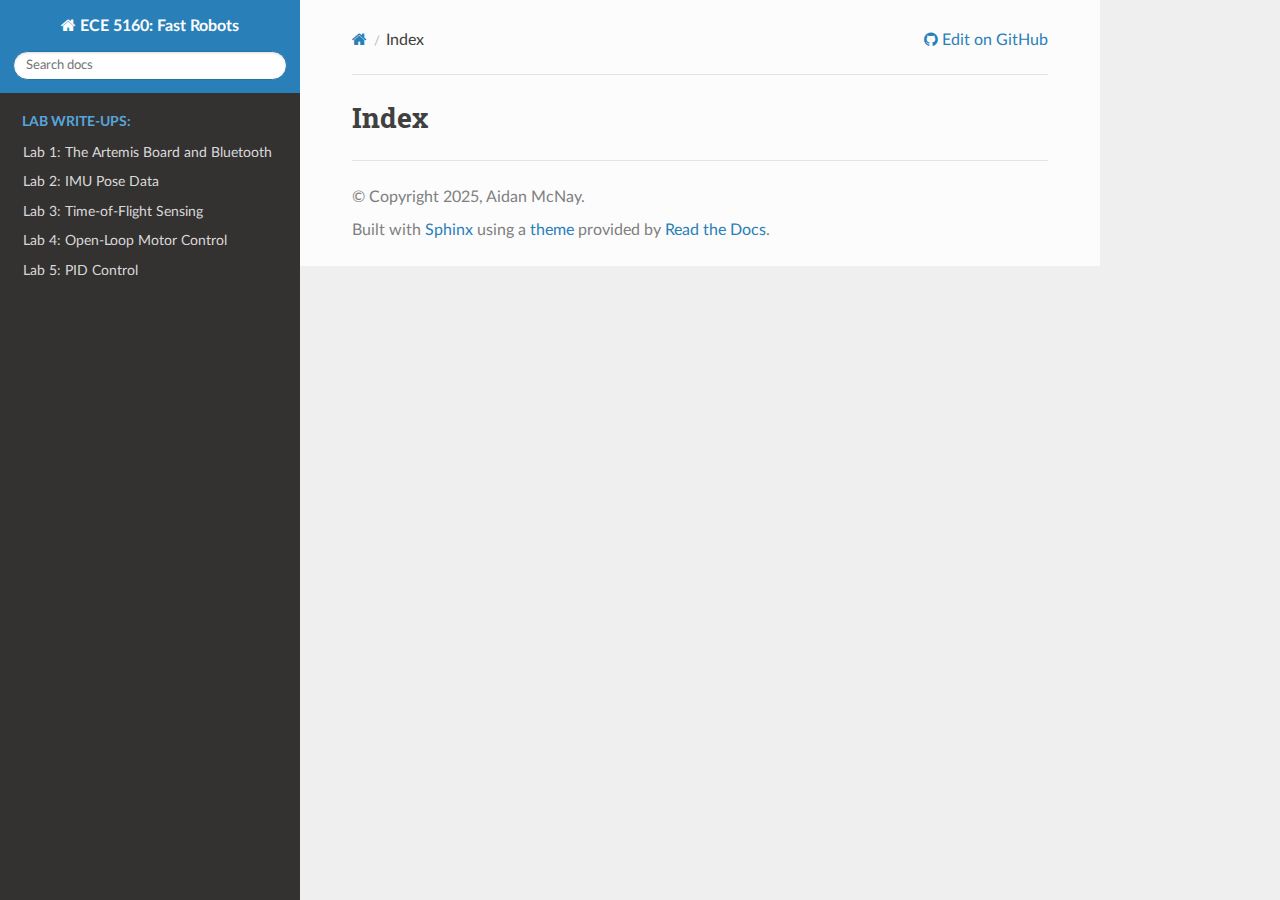
<file: genindex/index.html>
<!DOCTYPE html>
<html class="writer-html5" lang="en" data-content_root="../">
<head>
  <meta charset="utf-8" />
  <meta name="viewport" content="width=device-width, initial-scale=1.0" />
  <title>Index &mdash; ECE 5160: Fast Robots  documentation</title>
      <link rel="stylesheet" type="text/css" href="../_static/pygments.css?v=b86133f3" />
      <link rel="stylesheet" type="text/css" href="../_static/css/theme.css?v=e59714d7" />
      <link rel="stylesheet" type="text/css" href="../_static/togglebutton.css?v=13237357" />
      <link rel="stylesheet" type="text/css" href="../_static/css/theme_overrides.css?v=2e4e1787" />

  
    <link rel="shortcut icon" href="../_static/favicon.ico"/>
      <script src="../_static/jquery.js?v=5d32c60e"></script>
      <script src="../_static/_sphinx_javascript_frameworks_compat.js?v=2cd50e6c"></script>
      <script src="../_static/documentation_options.js?v=187304be"></script>
      <script src="../_static/doctools.js?v=9bcbadda"></script>
      <script src="../_static/sphinx_highlight.js?v=dc90522c"></script>
      <script>let toggleHintShow = 'Click to show';</script>
      <script>let toggleHintHide = 'Click to hide';</script>
      <script>let toggleOpenOnPrint = 'true';</script>
      <script src="../_static/togglebutton.js?v=4a39c7ea"></script>
      <script>var togglebuttonSelector = '.toggle, .admonition.dropdown';</script>
    <script src="../_static/js/theme.js"></script>
    <link rel="index" title="Index" href="#" />
    <link rel="search" title="Search" href="../search/" /> 
</head>

<body class="wy-body-for-nav"> 
  <div class="wy-grid-for-nav">
    <nav data-toggle="wy-nav-shift" class="wy-nav-side">
      <div class="wy-side-scroll">
        <div class="wy-side-nav-search" >

          
          
          <a href="../" class="icon icon-home">
            ECE 5160: Fast Robots
          </a>
<div role="search">
  <form id="rtd-search-form" class="wy-form" action="../search/" method="get">
    <input type="text" name="q" placeholder="Search docs" aria-label="Search docs" />
    <input type="hidden" name="check_keywords" value="yes" />
    <input type="hidden" name="area" value="default" />
  </form>
</div>
        </div><div class="wy-menu wy-menu-vertical" data-spy="affix" role="navigation" aria-label="Navigation menu">
              <p class="caption" role="heading"><span class="caption-text">Lab Write-Ups:</span></p>
<ul>
<li class="toctree-l1"><a class="reference internal" href="../lab1/">Lab 1: The Artemis Board and Bluetooth</a></li>
<li class="toctree-l1"><a class="reference internal" href="../lab2/">Lab 2: IMU Pose Data</a></li>
<li class="toctree-l1"><a class="reference internal" href="../lab3/">Lab 3: Time-of-Flight Sensing</a></li>
<li class="toctree-l1"><a class="reference internal" href="../lab4/">Lab 4: Open-Loop Motor Control</a></li>
<li class="toctree-l1"><a class="reference internal" href="../lab5/">Lab 5: PID Control</a></li>
</ul>

        </div>
      </div>
    </nav>

    <section data-toggle="wy-nav-shift" class="wy-nav-content-wrap"><nav class="wy-nav-top" aria-label="Mobile navigation menu" >
          <i data-toggle="wy-nav-top" class="fa fa-bars"></i>
          <a href="../">ECE 5160: Fast Robots</a>
      </nav>

      <div class="wy-nav-content">
        <div class="rst-content">
          <div role="navigation" aria-label="Page navigation">
  <ul class="wy-breadcrumbs">
      <li><a href="../" class="icon icon-home" aria-label="Home"></a></li>
      <li class="breadcrumb-item active">Index</li>
      <li class="wy-breadcrumbs-aside">
              <a href="https://github.com/Aidan-McNay/fast-robots-docs/blob/main/docs/genindex" class="fa fa-github"> Edit on GitHub</a>
      </li>
  </ul>
  <hr/>
</div>
          <div role="main" class="document" itemscope="itemscope" itemtype="http://schema.org/Article">
           <div itemprop="articleBody">
             

<h1 id="index">Index</h1>

<div class="genindex-jumpbox">
 
</div>


           </div>
          </div>
          <footer>

  <hr/>

  <div role="contentinfo">
    <p>&#169; Copyright 2025, Aidan McNay.</p>
  </div>

  Built with <a href="https://www.sphinx-doc.org/">Sphinx</a> using a
    <a href="https://github.com/readthedocs/sphinx_rtd_theme">theme</a>
    provided by <a href="https://readthedocs.org">Read the Docs</a>.
   

</footer>
        </div>
      </div>
    </section>
  </div>
  <script>
      jQuery(function () {
          SphinxRtdTheme.Navigation.enable(true);
      });
  </script> 

</body>
</html>
</file>
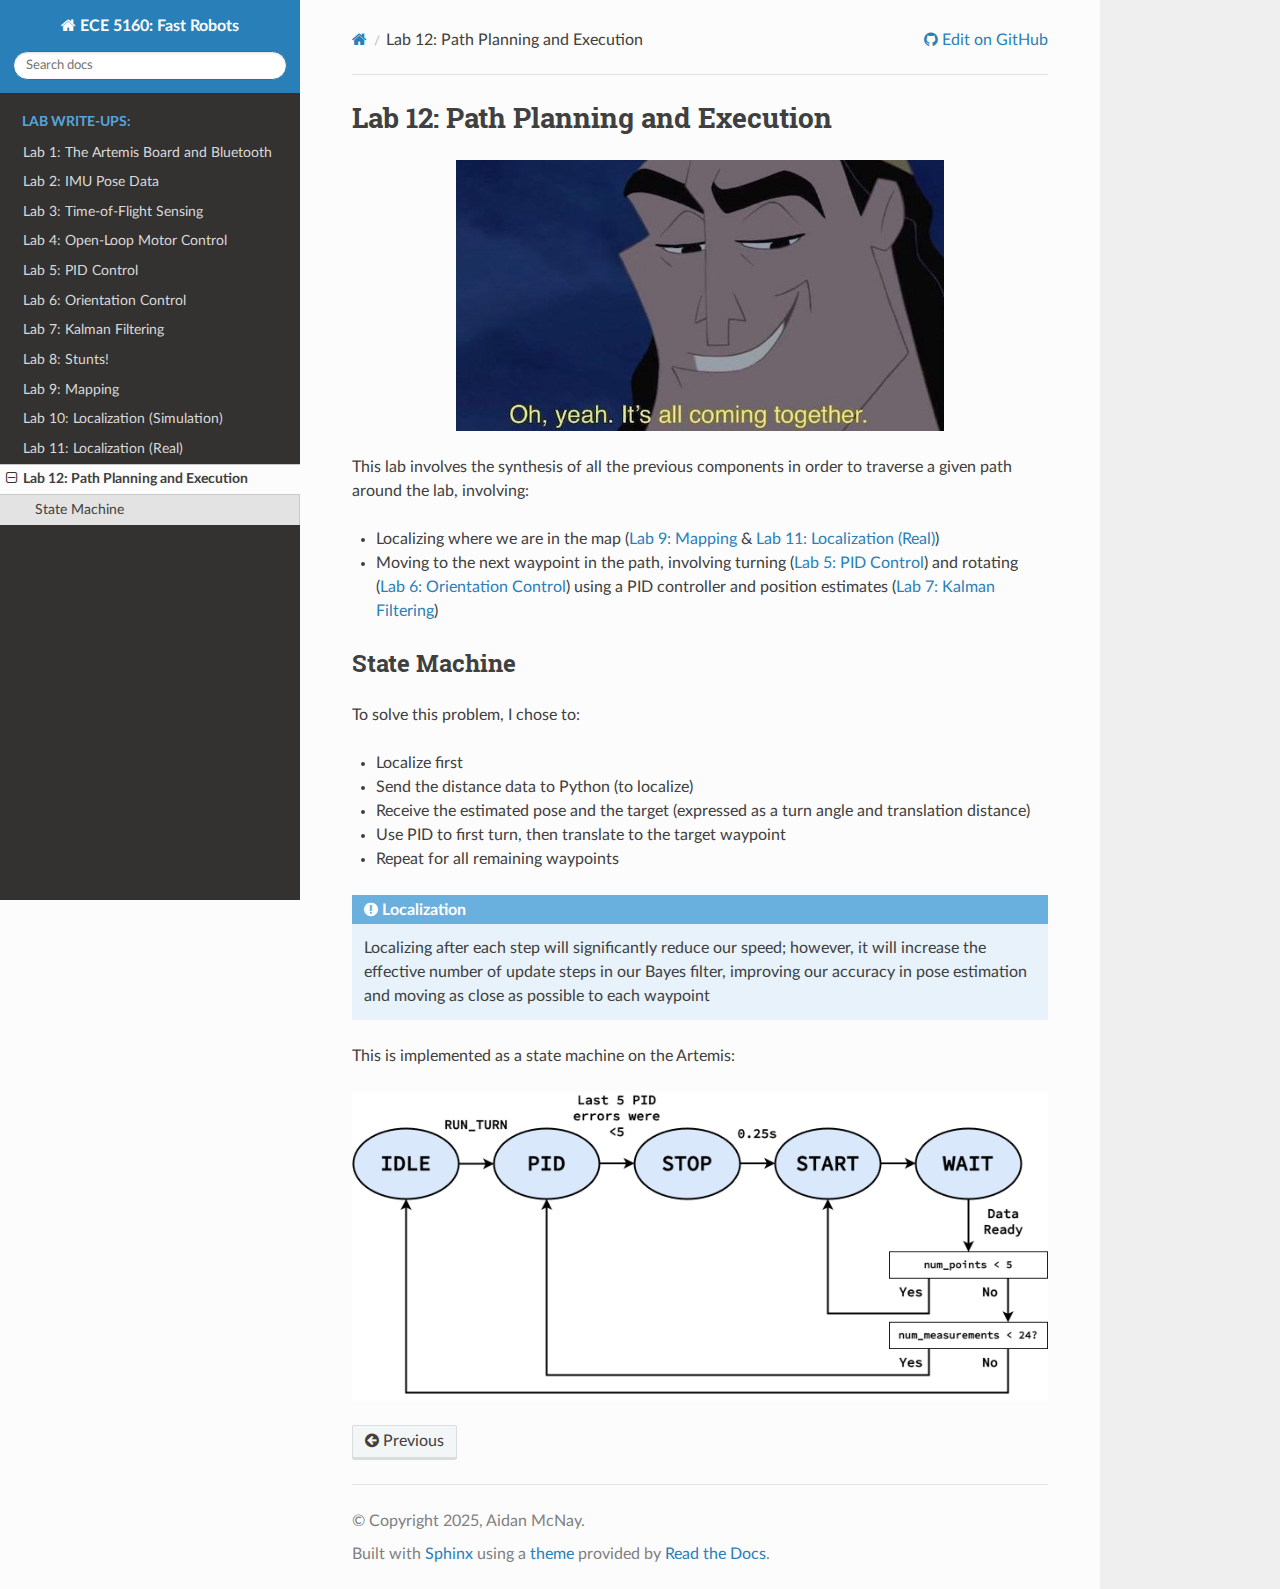
<file: lab12/index.html>
<!DOCTYPE html>
<html class="writer-html5" lang="en" data-content_root="../">
<head>
  <meta charset="utf-8" /><meta name="viewport" content="width=device-width, initial-scale=1" />

  <meta name="viewport" content="width=device-width, initial-scale=1.0" />
  <title>Lab 12: Path Planning and Execution &mdash; ECE 5160: Fast Robots  documentation</title>
      <link rel="stylesheet" type="text/css" href="../_static/pygments.css?v=b86133f3" />
      <link rel="stylesheet" type="text/css" href="../_static/css/theme.css?v=e59714d7" />
      <link rel="stylesheet" type="text/css" href="../_static/togglebutton.css?v=13237357" />
      <link rel="stylesheet" type="text/css" href="../_static/sphinx-design.min.css?v=95c83b7e" />
      <link rel="stylesheet" type="text/css" href="../_static/css/theme_overrides.css?v=2e4e1787" />

  
    <link rel="shortcut icon" href="../_static/favicon.ico"/>
      <script src="../_static/jquery.js?v=5d32c60e"></script>
      <script src="../_static/_sphinx_javascript_frameworks_compat.js?v=2cd50e6c"></script>
      <script src="../_static/documentation_options.js?v=187304be"></script>
      <script src="../_static/doctools.js?v=9bcbadda"></script>
      <script src="../_static/sphinx_highlight.js?v=dc90522c"></script>
      <script>let toggleHintShow = 'Click to show';</script>
      <script>let toggleHintHide = 'Click to hide';</script>
      <script>let toggleOpenOnPrint = 'true';</script>
      <script src="../_static/togglebutton.js?v=4a39c7ea"></script>
      <script>var togglebuttonSelector = '.toggle, .admonition.dropdown';</script>
      <script src="../_static/design-tabs.js?v=f930bc37"></script>
    <script src="../_static/js/theme.js"></script>
    <link rel="index" title="Index" href="../genindex/" />
    <link rel="search" title="Search" href="../search/" />
    <link rel="prev" title="Lab 11: Localization (Real)" href="../lab11/" /> 
</head>

<body class="wy-body-for-nav"> 
  <div class="wy-grid-for-nav">
    <nav data-toggle="wy-nav-shift" class="wy-nav-side">
      <div class="wy-side-scroll">
        <div class="wy-side-nav-search" >

          
          
          <a href="../" class="icon icon-home">
            ECE 5160: Fast Robots
          </a>
<div role="search">
  <form id="rtd-search-form" class="wy-form" action="../search/" method="get">
    <input type="text" name="q" placeholder="Search docs" aria-label="Search docs" />
    <input type="hidden" name="check_keywords" value="yes" />
    <input type="hidden" name="area" value="default" />
  </form>
</div>
        </div><div class="wy-menu wy-menu-vertical" data-spy="affix" role="navigation" aria-label="Navigation menu">
              <p class="caption" role="heading"><span class="caption-text">Lab Write-Ups:</span></p>
<ul class="current">
<li class="toctree-l1"><a class="reference internal" href="../lab1/">Lab 1: The Artemis Board and Bluetooth</a></li>
<li class="toctree-l1"><a class="reference internal" href="../lab2/">Lab 2: IMU Pose Data</a></li>
<li class="toctree-l1"><a class="reference internal" href="../lab3/">Lab 3: Time-of-Flight Sensing</a></li>
<li class="toctree-l1"><a class="reference internal" href="../lab4/">Lab 4: Open-Loop Motor Control</a></li>
<li class="toctree-l1"><a class="reference internal" href="../lab5/">Lab 5: PID Control</a></li>
<li class="toctree-l1"><a class="reference internal" href="../lab6/">Lab 6: Orientation Control</a></li>
<li class="toctree-l1"><a class="reference internal" href="../lab7/">Lab 7: Kalman Filtering</a></li>
<li class="toctree-l1"><a class="reference internal" href="../lab8/">Lab 8: Stunts!</a></li>
<li class="toctree-l1"><a class="reference internal" href="../lab9/">Lab 9: Mapping</a></li>
<li class="toctree-l1"><a class="reference internal" href="../lab10/">Lab 10: Localization (Simulation)</a></li>
<li class="toctree-l1"><a class="reference internal" href="../lab11/">Lab 11: Localization (Real)</a></li>
<li class="toctree-l1 current"><a class="current reference internal" href="#">Lab 12: Path Planning and Execution</a><ul>
<li class="toctree-l2"><a class="reference internal" href="#state-machine">State Machine</a></li>
</ul>
</li>
</ul>

        </div>
      </div>
    </nav>

    <section data-toggle="wy-nav-shift" class="wy-nav-content-wrap"><nav class="wy-nav-top" aria-label="Mobile navigation menu" >
          <i data-toggle="wy-nav-top" class="fa fa-bars"></i>
          <a href="../">ECE 5160: Fast Robots</a>
      </nav>

      <div class="wy-nav-content">
        <div class="rst-content">
          <div role="navigation" aria-label="Page navigation">
  <ul class="wy-breadcrumbs">
      <li><a href="../" class="icon icon-home" aria-label="Home"></a></li>
      <li class="breadcrumb-item active">Lab 12: Path Planning and Execution</li>
      <li class="wy-breadcrumbs-aside">
              <a href="https://github.com/Aidan-McNay/fast-robots-docs/blob/main/docs/lab12.rst" class="fa fa-github"> Edit on GitHub</a>
      </li>
  </ul>
  <hr/>
</div>
          <div role="main" class="document" itemscope="itemscope" itemtype="http://schema.org/Article">
           <div itemprop="articleBody">
             
  <section id="lab-12-path-planning-and-execution">
<h1>Lab 12: Path Planning and Execution<a class="headerlink" href="#lab-12-path-planning-and-execution" title="Link to this heading"></a></h1>
<a class="bottompadding reference internal image-reference" href="../_images/kronk.jpg"><img alt="../_images/kronk.jpg" class="bottompadding align-center" src="../_images/kronk.jpg" style="width: 70%;" />
</a>
<p>This lab involves the synthesis of all the previous components in order
to traverse a given path around the lab, involving:</p>
<ul class="simple">
<li><p>Localizing where we are in the map (<a class="reference internal" href="../lab9/"><span class="doc">Lab 9: Mapping</span></a> &amp; <a class="reference internal" href="../lab11/"><span class="doc">Lab 11: Localization (Real)</span></a>)</p></li>
<li><p>Moving to the next waypoint in the path, involving turning (<a class="reference internal" href="../lab5/"><span class="doc">Lab 5: PID Control</span></a>) and
rotating (<a class="reference internal" href="../lab6/"><span class="doc">Lab 6: Orientation Control</span></a>) using a PID controller and position estimates (<a class="reference internal" href="../lab7/"><span class="doc">Lab 7: Kalman Filtering</span></a>)</p></li>
</ul>
<section id="state-machine">
<h2>State Machine<a class="headerlink" href="#state-machine" title="Link to this heading"></a></h2>
<p>To solve this problem, I chose to:</p>
<ul class="simple">
<li><p>Localize first</p></li>
<li><p>Send the distance data to Python (to localize)</p></li>
<li><p>Receive the estimated pose and the target (expressed as a turn angle and
translation distance)</p></li>
<li><p>Use PID to first turn, then translate to the target waypoint</p></li>
<li><p>Repeat for all remaining waypoints</p></li>
</ul>
<div class="note admonition">
<p class="admonition-title">Localization</p>
<p>Localizing after each step will significantly reduce our speed;
however, it will increase the effective number of update steps in our
Bayes filter, improving our accuracy in pose estimation and moving as
close as possible to each waypoint</p>
</div>
<p>This is implemented as a state machine on the Artemis:</p>
<a class="bottompadding reference internal image-reference" href="../_images/state_machine.png"><img alt="../_images/state_machine.png" class="bottompadding align-center" src="../_images/state_machine.png" style="width: 100%;" />
</a>
</section>
</section>


           </div>
          </div>
          <footer><div class="rst-footer-buttons" role="navigation" aria-label="Footer">
        <a href="../lab11/" class="btn btn-neutral float-left" title="Lab 11: Localization (Real)" accesskey="p" rel="prev"><span class="fa fa-arrow-circle-left" aria-hidden="true"></span> Previous</a>
    </div>

  <hr/>

  <div role="contentinfo">
    <p>&#169; Copyright 2025, Aidan McNay.</p>
  </div>

  Built with <a href="https://www.sphinx-doc.org/">Sphinx</a> using a
    <a href="https://github.com/readthedocs/sphinx_rtd_theme">theme</a>
    provided by <a href="https://readthedocs.org">Read the Docs</a>.
   

</footer>
        </div>
      </div>
    </section>
  </div>
  <script>
      jQuery(function () {
          SphinxRtdTheme.Navigation.enable(true);
      });
  </script> 

</body>
</html>
</file>
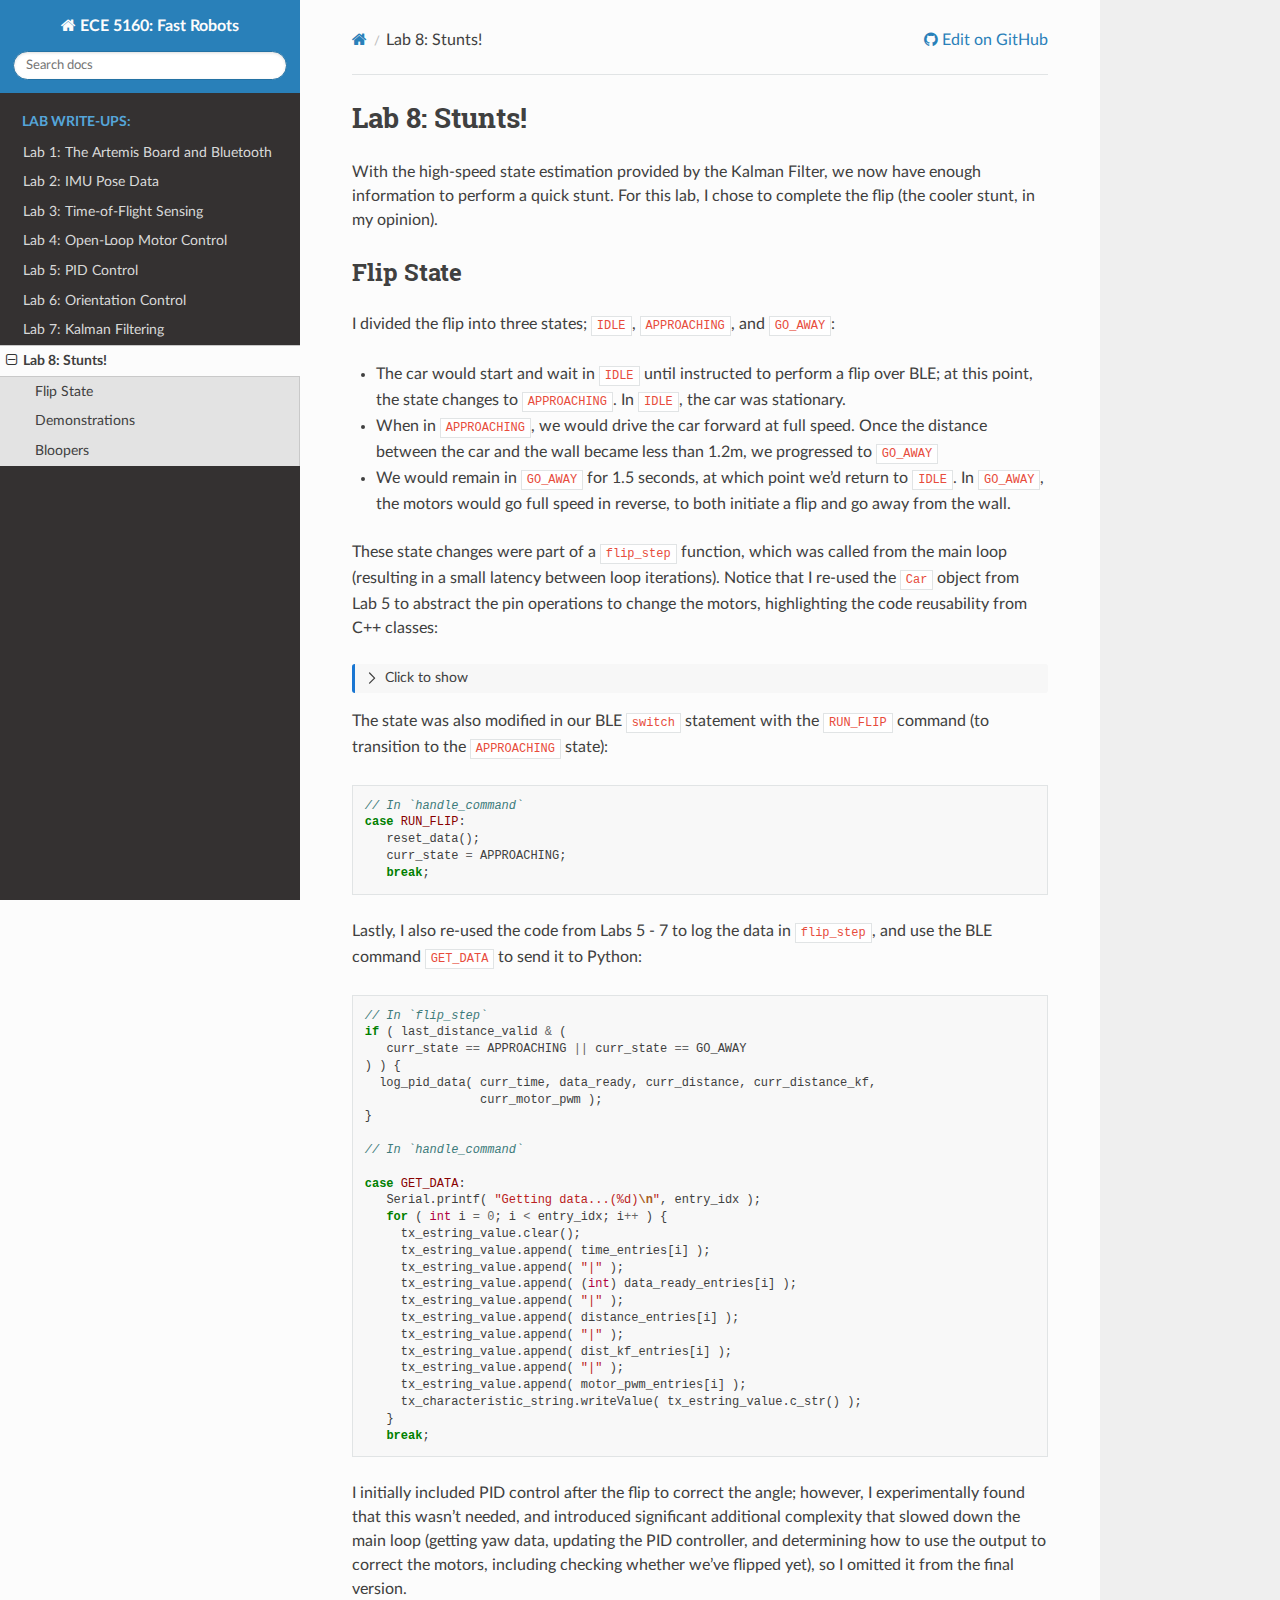
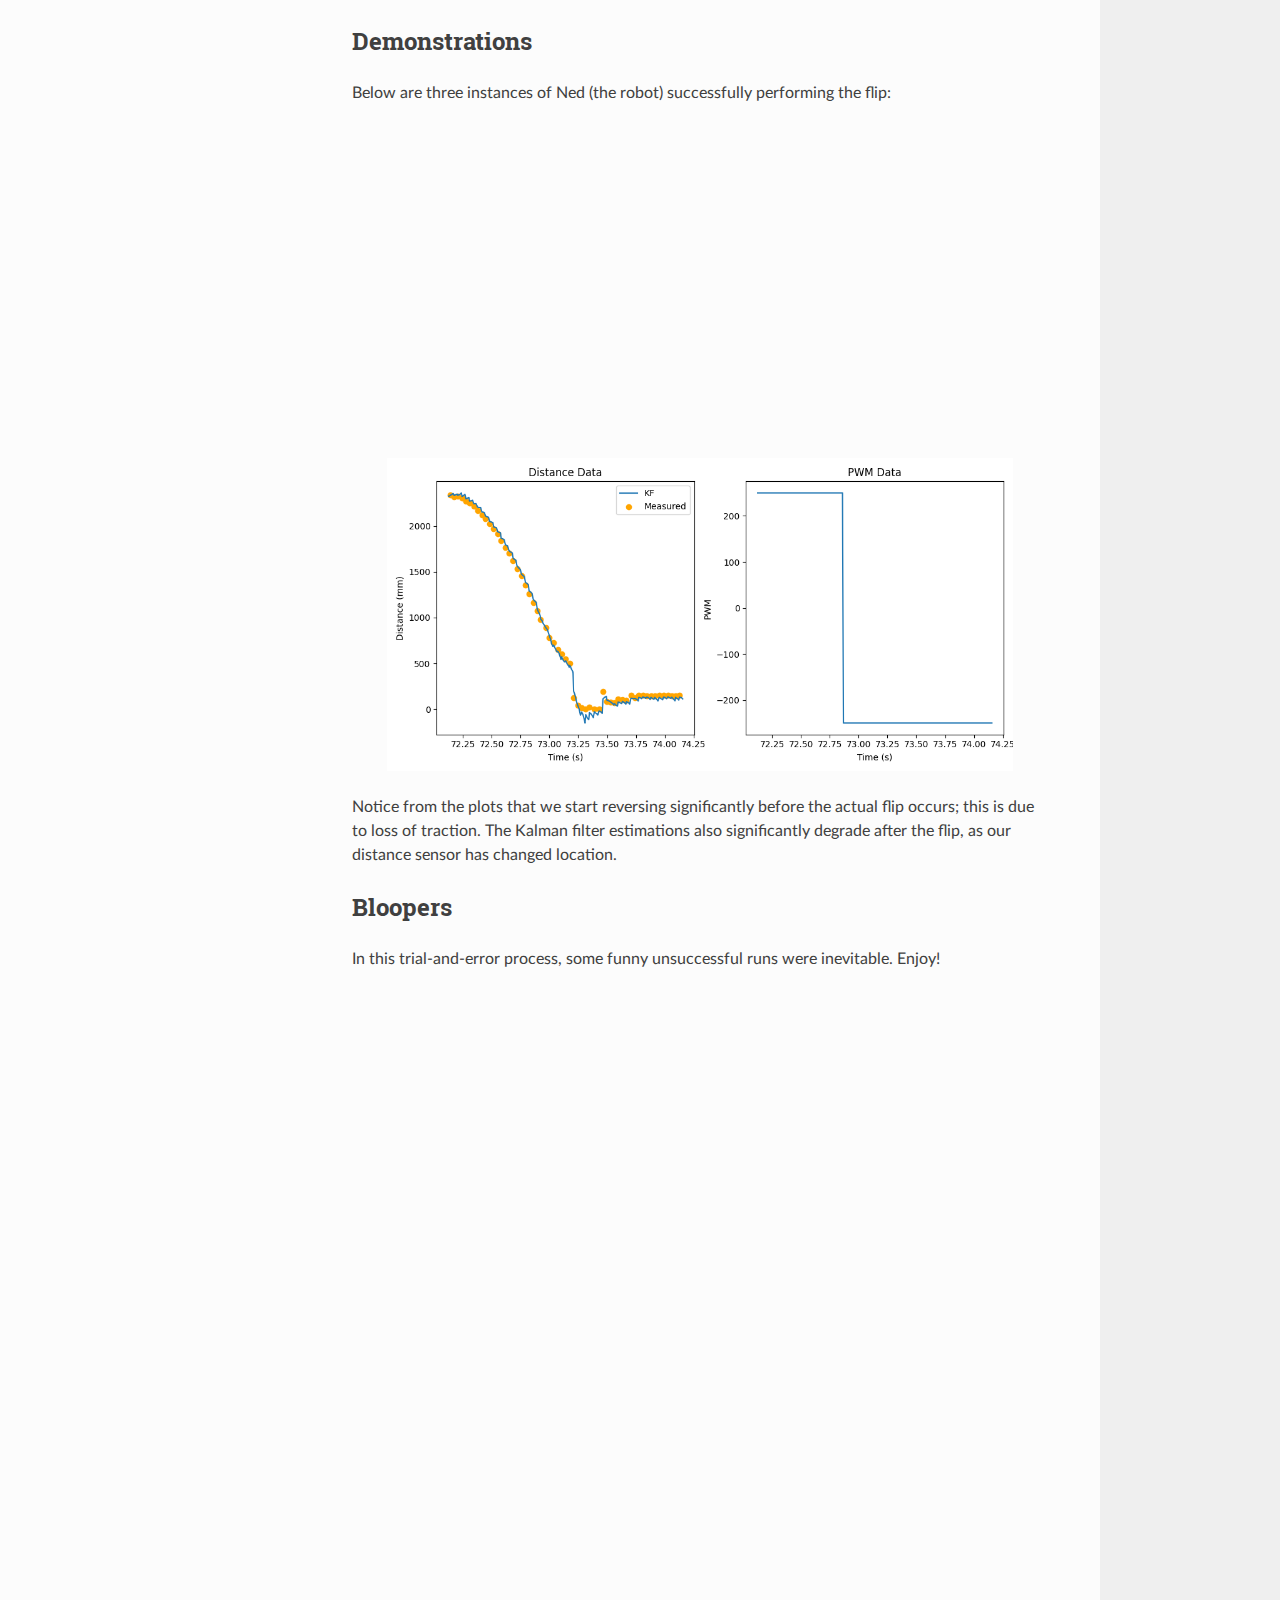
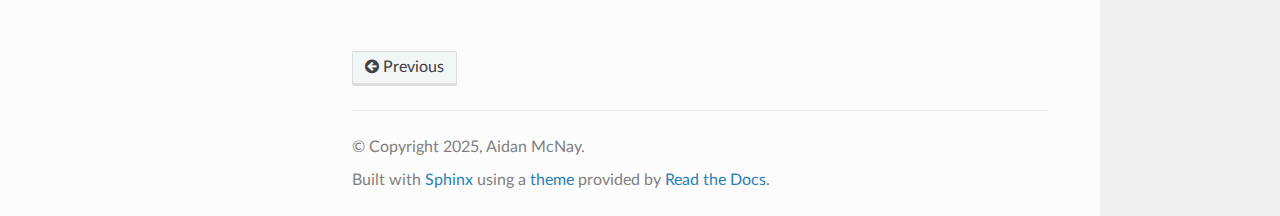
<file: lab8/index.html>
<!DOCTYPE html>
<html class="writer-html5" lang="en" data-content_root="../">
<head>
  <meta charset="utf-8" /><meta name="viewport" content="width=device-width, initial-scale=1" />

  <meta name="viewport" content="width=device-width, initial-scale=1.0" />
  <title>Lab 8: Stunts! &mdash; ECE 5160: Fast Robots  documentation</title>
      <link rel="stylesheet" type="text/css" href="../_static/pygments.css?v=b86133f3" />
      <link rel="stylesheet" type="text/css" href="../_static/css/theme.css?v=e59714d7" />
      <link rel="stylesheet" type="text/css" href="../_static/togglebutton.css?v=13237357" />
      <link rel="stylesheet" type="text/css" href="../_static/css/theme_overrides.css?v=2e4e1787" />

  
    <link rel="shortcut icon" href="../_static/favicon.ico"/>
      <script src="../_static/jquery.js?v=5d32c60e"></script>
      <script src="../_static/_sphinx_javascript_frameworks_compat.js?v=2cd50e6c"></script>
      <script src="../_static/documentation_options.js?v=187304be"></script>
      <script src="../_static/doctools.js?v=9bcbadda"></script>
      <script src="../_static/sphinx_highlight.js?v=dc90522c"></script>
      <script>let toggleHintShow = 'Click to show';</script>
      <script>let toggleHintHide = 'Click to hide';</script>
      <script>let toggleOpenOnPrint = 'true';</script>
      <script src="../_static/togglebutton.js?v=4a39c7ea"></script>
      <script>var togglebuttonSelector = '.toggle, .admonition.dropdown';</script>
    <script src="../_static/js/theme.js"></script>
    <link rel="index" title="Index" href="../genindex/" />
    <link rel="search" title="Search" href="../search/" />
    <link rel="prev" title="Lab 7: Kalman Filtering" href="../lab7/" /> 
</head>

<body class="wy-body-for-nav"> 
  <div class="wy-grid-for-nav">
    <nav data-toggle="wy-nav-shift" class="wy-nav-side">
      <div class="wy-side-scroll">
        <div class="wy-side-nav-search" >

          
          
          <a href="../" class="icon icon-home">
            ECE 5160: Fast Robots
          </a>
<div role="search">
  <form id="rtd-search-form" class="wy-form" action="../search/" method="get">
    <input type="text" name="q" placeholder="Search docs" aria-label="Search docs" />
    <input type="hidden" name="check_keywords" value="yes" />
    <input type="hidden" name="area" value="default" />
  </form>
</div>
        </div><div class="wy-menu wy-menu-vertical" data-spy="affix" role="navigation" aria-label="Navigation menu">
              <p class="caption" role="heading"><span class="caption-text">Lab Write-Ups:</span></p>
<ul class="current">
<li class="toctree-l1"><a class="reference internal" href="../lab1/">Lab 1: The Artemis Board and Bluetooth</a></li>
<li class="toctree-l1"><a class="reference internal" href="../lab2/">Lab 2: IMU Pose Data</a></li>
<li class="toctree-l1"><a class="reference internal" href="../lab3/">Lab 3: Time-of-Flight Sensing</a></li>
<li class="toctree-l1"><a class="reference internal" href="../lab4/">Lab 4: Open-Loop Motor Control</a></li>
<li class="toctree-l1"><a class="reference internal" href="../lab5/">Lab 5: PID Control</a></li>
<li class="toctree-l1"><a class="reference internal" href="../lab6/">Lab 6: Orientation Control</a></li>
<li class="toctree-l1"><a class="reference internal" href="../lab7/">Lab 7: Kalman Filtering</a></li>
<li class="toctree-l1 current"><a class="current reference internal" href="#">Lab 8: Stunts!</a><ul>
<li class="toctree-l2"><a class="reference internal" href="#flip-state">Flip State</a></li>
<li class="toctree-l2"><a class="reference internal" href="#demonstrations">Demonstrations</a></li>
<li class="toctree-l2"><a class="reference internal" href="#bloopers">Bloopers</a></li>
</ul>
</li>
</ul>

        </div>
      </div>
    </nav>

    <section data-toggle="wy-nav-shift" class="wy-nav-content-wrap"><nav class="wy-nav-top" aria-label="Mobile navigation menu" >
          <i data-toggle="wy-nav-top" class="fa fa-bars"></i>
          <a href="../">ECE 5160: Fast Robots</a>
      </nav>

      <div class="wy-nav-content">
        <div class="rst-content">
          <div role="navigation" aria-label="Page navigation">
  <ul class="wy-breadcrumbs">
      <li><a href="../" class="icon icon-home" aria-label="Home"></a></li>
      <li class="breadcrumb-item active">Lab 8: Stunts!</li>
      <li class="wy-breadcrumbs-aside">
              <a href="https://github.com/Aidan-McNay/fast-robots-docs/blob/main/docs/lab8.rst" class="fa fa-github"> Edit on GitHub</a>
      </li>
  </ul>
  <hr/>
</div>
          <div role="main" class="document" itemscope="itemscope" itemtype="http://schema.org/Article">
           <div itemprop="articleBody">
             
  <section id="lab-8-stunts">
<h1>Lab 8: Stunts!<a class="headerlink" href="#lab-8-stunts" title="Link to this heading"></a></h1>
<p>With the high-speed state estimation provided by the Kalman Filter,
we now have enough information to perform a quick stunt. For this lab,
I chose to complete the flip (the cooler stunt, in my opinion).</p>
<section id="flip-state">
<h2>Flip State<a class="headerlink" href="#flip-state" title="Link to this heading"></a></h2>
<p>I divided the flip into three states; <code class="docutils literal notranslate"><span class="pre">IDLE</span></code>, <code class="docutils literal notranslate"><span class="pre">APPROACHING</span></code>, and
<code class="docutils literal notranslate"><span class="pre">GO_AWAY</span></code>:</p>
<ul class="simple">
<li><p>The car would start and wait in <code class="docutils literal notranslate"><span class="pre">IDLE</span></code> until instructed to perform
a flip over BLE; at this point, the state changes to <code class="docutils literal notranslate"><span class="pre">APPROACHING</span></code>.
In <code class="docutils literal notranslate"><span class="pre">IDLE</span></code>, the car was stationary.</p></li>
<li><p>When in <code class="docutils literal notranslate"><span class="pre">APPROACHING</span></code>, we would drive the car forward at full speed.
Once the distance between the car and the wall became less than 1.2m,
we progressed to <code class="docutils literal notranslate"><span class="pre">GO_AWAY</span></code></p></li>
<li><p>We would remain in <code class="docutils literal notranslate"><span class="pre">GO_AWAY</span></code> for 1.5 seconds, at which point we’d
return to <code class="docutils literal notranslate"><span class="pre">IDLE</span></code>. In <code class="docutils literal notranslate"><span class="pre">GO_AWAY</span></code>, the motors would go full speed
in reverse, to both initiate a flip and go away from the wall.</p></li>
</ul>
<p>These state changes were part of a <code class="docutils literal notranslate"><span class="pre">flip_step</span></code> function, which was
called from the main loop (resulting in a small latency between loop
iterations). Notice that I re-used the <code class="docutils literal notranslate"><span class="pre">Car</span></code> object from Lab 5 to
abstract the pin operations to change the motors, highlighting the
code reusability from C++ classes:</p>
<div class="toggle highlight-c++ notranslate"><div class="highlight"><pre><span></span><span class="kt">void</span><span class="w"> </span><span class="nf">flip_step</span><span class="p">()</span>
<span class="p">{</span>
<span class="w">  </span><span class="n">curr_time</span><span class="w"> </span><span class="o">=</span><span class="w"> </span><span class="n">millis</span><span class="p">();</span>
<span class="w">  </span><span class="kt">int</span><span class="w"> </span><span class="n">curr_distance</span><span class="p">,</span><span class="w"> </span><span class="n">curr_motor_pwm</span><span class="p">;</span>
<span class="w">  </span><span class="kt">float</span><span class="w"> </span><span class="n">curr_distance_kf</span><span class="p">;</span>

<span class="w">  </span><span class="c1">// Get data when ready</span>
<span class="w">  </span><span class="kt">bool</span><span class="w"> </span><span class="n">data_ready</span><span class="p">;</span>
<span class="w">  </span><span class="k">if</span><span class="w"> </span><span class="p">(</span><span class="w"> </span><span class="n">tofs</span><span class="p">.</span><span class="n">sensor1</span><span class="p">.</span><span class="n">checkForDataReady</span><span class="p">()</span><span class="w"> </span><span class="p">)</span><span class="w"> </span><span class="p">{</span>
<span class="w">    </span><span class="n">curr_distance</span><span class="w"> </span><span class="o">=</span><span class="w"> </span><span class="n">tofs</span><span class="p">.</span><span class="n">sensor1</span><span class="p">.</span><span class="n">getDistance</span><span class="p">();</span>
<span class="w">    </span><span class="n">tofs</span><span class="p">.</span><span class="n">sensor1</span><span class="p">.</span><span class="n">clearInterrupt</span><span class="p">();</span>
<span class="w">    </span><span class="n">tofs</span><span class="p">.</span><span class="n">sensor1</span><span class="p">.</span><span class="n">stopRanging</span><span class="p">();</span>
<span class="w">    </span><span class="n">tofs</span><span class="p">.</span><span class="n">sensor1</span><span class="p">.</span><span class="n">startRanging</span><span class="p">();</span>
<span class="w">    </span><span class="n">data_ready</span><span class="w">          </span><span class="o">=</span><span class="w"> </span><span class="nb">true</span><span class="p">;</span>
<span class="w">    </span><span class="n">last_distance_valid</span><span class="w"> </span><span class="o">=</span><span class="w"> </span><span class="nb">true</span><span class="p">;</span>
<span class="w">  </span><span class="p">}</span>
<span class="w">  </span><span class="k">else</span><span class="w"> </span><span class="p">{</span>
<span class="w">    </span><span class="n">data_ready</span><span class="w"> </span><span class="o">=</span><span class="w"> </span><span class="nb">false</span><span class="p">;</span>
<span class="w">  </span><span class="p">}</span>

<span class="w">  </span><span class="c1">// Update our filter</span>
<span class="w">  </span><span class="n">curr_distance_kf</span><span class="w"> </span><span class="o">=</span><span class="w"> </span><span class="n">kf</span><span class="p">.</span><span class="n">update</span><span class="p">(</span>
<span class="w">      </span><span class="n">data_ready</span><span class="p">,</span><span class="w"> </span><span class="p">(</span><span class="w"> </span><span class="p">(</span><span class="kt">float</span><span class="p">)</span><span class="w"> </span><span class="n">last_motor_pwm</span><span class="w"> </span><span class="p">)</span><span class="w"> </span><span class="o">/</span><span class="w"> </span><span class="mf">120.0</span><span class="p">,</span><span class="w"> </span><span class="n">curr_distance</span><span class="w"> </span><span class="p">);</span>

<span class="w">  </span><span class="c1">// Compute the correct motor action to take</span>
<span class="w">  </span><span class="k">switch</span><span class="w"> </span><span class="p">(</span><span class="w"> </span><span class="n">curr_state</span><span class="w"> </span><span class="p">)</span><span class="w"> </span><span class="p">{</span>
<span class="w">    </span><span class="k">case</span><span class="w"> </span><span class="no">IDLE</span><span class="p">:</span>
<span class="w">      </span><span class="n">curr_motor_pwm</span><span class="w"> </span><span class="o">=</span><span class="w"> </span><span class="mi">0</span><span class="p">;</span>
<span class="w">      </span><span class="n">last_time</span><span class="w">      </span><span class="o">=</span><span class="w"> </span><span class="n">curr_time</span><span class="p">;</span>
<span class="w">      </span><span class="k">break</span><span class="p">;</span>
<span class="w">    </span><span class="k">case</span><span class="w"> </span><span class="no">APPROACHING</span><span class="p">:</span>
<span class="w">      </span><span class="n">curr_motor_pwm</span><span class="w"> </span><span class="o">=</span><span class="w"> </span><span class="mi">250</span><span class="p">;</span>
<span class="w">      </span><span class="k">if</span><span class="w"> </span><span class="p">(</span><span class="w"> </span><span class="n">last_distance_valid</span><span class="w"> </span><span class="o">&amp;</span><span class="w"> </span><span class="p">(</span><span class="w"> </span><span class="n">curr_distance_kf</span><span class="w"> </span><span class="o">&lt;</span><span class="w"> </span><span class="mf">1200.0</span><span class="w"> </span><span class="p">)</span><span class="w"> </span><span class="p">)</span><span class="w"> </span><span class="p">{</span>
<span class="w">        </span><span class="n">curr_state</span><span class="w"> </span><span class="o">=</span><span class="w"> </span><span class="n">GO_AWAY</span><span class="p">;</span>
<span class="w">        </span><span class="n">last_time</span><span class="w">  </span><span class="o">=</span><span class="w"> </span><span class="n">curr_time</span><span class="p">;</span>
<span class="w">      </span><span class="p">}</span>
<span class="w">      </span><span class="k">break</span><span class="p">;</span>
<span class="w">    </span><span class="k">case</span><span class="w"> </span><span class="no">GO_AWAY</span><span class="p">:</span>
<span class="w">      </span><span class="n">curr_motor_pwm</span><span class="w"> </span><span class="o">=</span><span class="w"> </span><span class="mi">-250</span><span class="p">;</span>
<span class="w">      </span><span class="k">if</span><span class="w"> </span><span class="p">(</span><span class="w"> </span><span class="n">curr_time</span><span class="w"> </span><span class="o">-</span><span class="w"> </span><span class="n">last_time</span><span class="w"> </span><span class="o">&gt;</span><span class="w"> </span><span class="mi">1500</span><span class="w"> </span><span class="p">)</span><span class="w"> </span><span class="p">{</span>
<span class="w">        </span><span class="n">curr_state</span><span class="w"> </span><span class="o">=</span><span class="w"> </span><span class="n">IDLE</span><span class="p">;</span>
<span class="w">      </span><span class="p">}</span>
<span class="w">      </span><span class="k">break</span><span class="p">;</span>
<span class="w">    </span><span class="k">default</span><span class="o">:</span>
<span class="w">      </span><span class="n">curr_state</span><span class="w"> </span><span class="o">=</span><span class="w"> </span><span class="n">IDLE</span><span class="p">;</span>
<span class="w">      </span><span class="n">curr_motor_pwm</span><span class="w"> </span><span class="o">=</span><span class="w"> </span><span class="mi">0</span><span class="p">;</span>
<span class="w">  </span><span class="p">}</span>

<span class="w">  </span><span class="c1">// Execute the action</span>
<span class="w">  </span><span class="k">if</span><span class="w"> </span><span class="p">(</span><span class="w"> </span><span class="n">curr_motor_pwm</span><span class="w"> </span><span class="o">&gt;</span><span class="w"> </span><span class="mi">30</span><span class="w"> </span><span class="p">)</span><span class="w"> </span><span class="p">{</span>
<span class="w">    </span><span class="n">car</span><span class="p">.</span><span class="n">forward</span><span class="p">(</span><span class="w"> </span><span class="n">curr_motor_pwm</span><span class="w"> </span><span class="p">);</span>
<span class="w">  </span><span class="p">}</span>
<span class="w">  </span><span class="k">else</span><span class="w"> </span><span class="k">if</span><span class="w"> </span><span class="p">(</span><span class="w"> </span><span class="n">curr_motor_pwm</span><span class="w"> </span><span class="o">&lt;</span><span class="w"> </span><span class="mi">-30</span><span class="w"> </span><span class="p">)</span><span class="w"> </span><span class="p">{</span>
<span class="w">    </span><span class="n">car</span><span class="p">.</span><span class="n">backward</span><span class="p">(</span><span class="w"> </span><span class="mi">-1</span><span class="w"> </span><span class="o">*</span><span class="w"> </span><span class="n">curr_motor_pwm</span><span class="w"> </span><span class="p">);</span>
<span class="w">  </span><span class="p">}</span>
<span class="w">  </span><span class="k">else</span><span class="w"> </span><span class="p">{</span>
<span class="w">    </span><span class="n">car</span><span class="p">.</span><span class="n">stop</span><span class="p">();</span>
<span class="w">  </span><span class="p">}</span>
<span class="w">  </span><span class="n">last_motor_pwm</span><span class="w"> </span><span class="o">=</span><span class="w"> </span><span class="n">curr_motor_pwm</span><span class="p">;</span>

<span class="w">  </span><span class="c1">// Log the data - shown below:</span>
<span class="p">}</span>
</pre></div>
</div>
<p>The state was also modified in our BLE <code class="docutils literal notranslate"><span class="pre">switch</span></code> statement with
the <code class="docutils literal notranslate"><span class="pre">RUN_FLIP</span></code> command (to transition to the <code class="docutils literal notranslate"><span class="pre">APPROACHING</span></code> state):</p>
<div class="highlight-c++ notranslate"><div class="highlight"><pre><span></span><span class="c1">// In `handle_command`</span>
<span class="k">case</span><span class="w"> </span><span class="no">RUN_FLIP</span><span class="p">:</span>
<span class="w">   </span><span class="n">reset_data</span><span class="p">();</span>
<span class="w">   </span><span class="n">curr_state</span><span class="w"> </span><span class="o">=</span><span class="w"> </span><span class="n">APPROACHING</span><span class="p">;</span>
<span class="w">   </span><span class="k">break</span><span class="p">;</span>
</pre></div>
</div>
<p>Lastly, I also re-used the code from Labs 5 - 7 to log the data in
<code class="docutils literal notranslate"><span class="pre">flip_step</span></code>, and use the BLE command <code class="docutils literal notranslate"><span class="pre">GET_DATA</span></code> to send it to
Python:</p>
<div class="highlight-c++ notranslate"><div class="highlight"><pre><span></span><span class="c1">// In `flip_step`</span>
<span class="k">if</span><span class="w"> </span><span class="p">(</span><span class="w"> </span><span class="n">last_distance_valid</span><span class="w"> </span><span class="o">&amp;</span><span class="w"> </span><span class="p">(</span>
<span class="w">   </span><span class="n">curr_state</span><span class="w"> </span><span class="o">==</span><span class="w"> </span><span class="n">APPROACHING</span><span class="w"> </span><span class="o">||</span><span class="w"> </span><span class="n">curr_state</span><span class="w"> </span><span class="o">==</span><span class="w"> </span><span class="n">GO_AWAY</span>
<span class="p">)</span><span class="w"> </span><span class="p">)</span><span class="w"> </span><span class="p">{</span>
<span class="w">  </span><span class="n">log_pid_data</span><span class="p">(</span><span class="w"> </span><span class="n">curr_time</span><span class="p">,</span><span class="w"> </span><span class="n">data_ready</span><span class="p">,</span><span class="w"> </span><span class="n">curr_distance</span><span class="p">,</span><span class="w"> </span><span class="n">curr_distance_kf</span><span class="p">,</span>
<span class="w">                </span><span class="n">curr_motor_pwm</span><span class="w"> </span><span class="p">);</span>
<span class="p">}</span>

<span class="c1">// In `handle_command`</span>

<span class="k">case</span><span class="w"> </span><span class="no">GET_DATA</span><span class="p">:</span>
<span class="w">   </span><span class="n">Serial</span><span class="p">.</span><span class="n">printf</span><span class="p">(</span><span class="w"> </span><span class="s">&quot;Getting data...(%d)</span><span class="se">\n</span><span class="s">&quot;</span><span class="p">,</span><span class="w"> </span><span class="n">entry_idx</span><span class="w"> </span><span class="p">);</span>
<span class="w">   </span><span class="k">for</span><span class="w"> </span><span class="p">(</span><span class="w"> </span><span class="kt">int</span><span class="w"> </span><span class="n">i</span><span class="w"> </span><span class="o">=</span><span class="w"> </span><span class="mi">0</span><span class="p">;</span><span class="w"> </span><span class="n">i</span><span class="w"> </span><span class="o">&lt;</span><span class="w"> </span><span class="n">entry_idx</span><span class="p">;</span><span class="w"> </span><span class="n">i</span><span class="o">++</span><span class="w"> </span><span class="p">)</span><span class="w"> </span><span class="p">{</span>
<span class="w">     </span><span class="n">tx_estring_value</span><span class="p">.</span><span class="n">clear</span><span class="p">();</span>
<span class="w">     </span><span class="n">tx_estring_value</span><span class="p">.</span><span class="n">append</span><span class="p">(</span><span class="w"> </span><span class="n">time_entries</span><span class="p">[</span><span class="n">i</span><span class="p">]</span><span class="w"> </span><span class="p">);</span>
<span class="w">     </span><span class="n">tx_estring_value</span><span class="p">.</span><span class="n">append</span><span class="p">(</span><span class="w"> </span><span class="s">&quot;|&quot;</span><span class="w"> </span><span class="p">);</span>
<span class="w">     </span><span class="n">tx_estring_value</span><span class="p">.</span><span class="n">append</span><span class="p">(</span><span class="w"> </span><span class="p">(</span><span class="kt">int</span><span class="p">)</span><span class="w"> </span><span class="n">data_ready_entries</span><span class="p">[</span><span class="n">i</span><span class="p">]</span><span class="w"> </span><span class="p">);</span>
<span class="w">     </span><span class="n">tx_estring_value</span><span class="p">.</span><span class="n">append</span><span class="p">(</span><span class="w"> </span><span class="s">&quot;|&quot;</span><span class="w"> </span><span class="p">);</span>
<span class="w">     </span><span class="n">tx_estring_value</span><span class="p">.</span><span class="n">append</span><span class="p">(</span><span class="w"> </span><span class="n">distance_entries</span><span class="p">[</span><span class="n">i</span><span class="p">]</span><span class="w"> </span><span class="p">);</span>
<span class="w">     </span><span class="n">tx_estring_value</span><span class="p">.</span><span class="n">append</span><span class="p">(</span><span class="w"> </span><span class="s">&quot;|&quot;</span><span class="w"> </span><span class="p">);</span>
<span class="w">     </span><span class="n">tx_estring_value</span><span class="p">.</span><span class="n">append</span><span class="p">(</span><span class="w"> </span><span class="n">dist_kf_entries</span><span class="p">[</span><span class="n">i</span><span class="p">]</span><span class="w"> </span><span class="p">);</span>
<span class="w">     </span><span class="n">tx_estring_value</span><span class="p">.</span><span class="n">append</span><span class="p">(</span><span class="w"> </span><span class="s">&quot;|&quot;</span><span class="w"> </span><span class="p">);</span>
<span class="w">     </span><span class="n">tx_estring_value</span><span class="p">.</span><span class="n">append</span><span class="p">(</span><span class="w"> </span><span class="n">motor_pwm_entries</span><span class="p">[</span><span class="n">i</span><span class="p">]</span><span class="w"> </span><span class="p">);</span>
<span class="w">     </span><span class="n">tx_characteristic_string</span><span class="p">.</span><span class="n">writeValue</span><span class="p">(</span><span class="w"> </span><span class="n">tx_estring_value</span><span class="p">.</span><span class="n">c_str</span><span class="p">()</span><span class="w"> </span><span class="p">);</span>
<span class="w">   </span><span class="p">}</span>
<span class="w">   </span><span class="k">break</span><span class="p">;</span>
</pre></div>
</div>
<p>I initially included PID control after the flip to correct the angle;
however, I experimentally found that this wasn’t needed, and introduced
significant additional complexity that slowed down the main loop
(getting yaw data, updating the PID controller, and determining how
to use the output to correct the motors, including checking whether
we’ve flipped yet), so I omitted it from the final version.</p>
</section>
<section id="demonstrations">
<h2>Demonstrations<a class="headerlink" href="#demonstrations" title="Link to this heading"></a></h2>
<p>Below are three instances of Ned (the robot) successfully performing
the flip:</p>
<div class="video_wrapper align-center" style="padding-bottom: 39.375000%; padding-top: 30px; position: relative; text-align: center; width: 70%">
<iframe allowfullscreen="true" src="https://www.youtube.com/embed/w4R_UrnrXuQ" style="border: 0; height: 100%; left: 0; position: absolute; top: 0; width: 100%">
</iframe></div><a class="bottompadding reference internal image-reference" href="../_images/flip_1.png"><img alt="../_images/flip_1.png" class="bottompadding align-center" src="../_images/flip_1.png" style="width: 90%;" />
</a>
<p>Notice from the plots that we start reversing significantly before the
actual flip occurs; this is due to loss of traction. The Kalman filter
estimations also significantly degrade after the flip, as our distance
sensor has changed location.</p>
</section>
<section id="bloopers">
<h2>Bloopers<a class="headerlink" href="#bloopers" title="Link to this heading"></a></h2>
<p>In this trial-and-error process, some funny unsuccessful runs were
inevitable. Enjoy!</p>
<div class="video_wrapper align-center" style="padding-bottom: 39.375000%; padding-top: 30px; position: relative; text-align: center; width: 70%">
<iframe allowfullscreen="true" src="https://www.youtube.com/embed/yLJOJ6_7atA" style="border: 0; height: 100%; left: 0; position: absolute; top: 0; width: 100%">
</iframe></div><div class="video_wrapper align-center" style="padding-bottom: 39.375000%; padding-top: 30px; position: relative; text-align: center; width: 70%">
<iframe allowfullscreen="true" src="https://www.youtube.com/embed/INF7b5LLBTU" style="border: 0; height: 100%; left: 0; position: absolute; top: 0; width: 100%">
</iframe></div></section>
</section>


           </div>
          </div>
          <footer><div class="rst-footer-buttons" role="navigation" aria-label="Footer">
        <a href="../lab7/" class="btn btn-neutral float-left" title="Lab 7: Kalman Filtering" accesskey="p" rel="prev"><span class="fa fa-arrow-circle-left" aria-hidden="true"></span> Previous</a>
    </div>

  <hr/>

  <div role="contentinfo">
    <p>&#169; Copyright 2025, Aidan McNay.</p>
  </div>

  Built with <a href="https://www.sphinx-doc.org/">Sphinx</a> using a
    <a href="https://github.com/readthedocs/sphinx_rtd_theme">theme</a>
    provided by <a href="https://readthedocs.org">Read the Docs</a>.
   

</footer>
        </div>
      </div>
    </section>
  </div>
  <script>
      jQuery(function () {
          SphinxRtdTheme.Navigation.enable(true);
      });
  </script> 

</body>
</html>
</file>
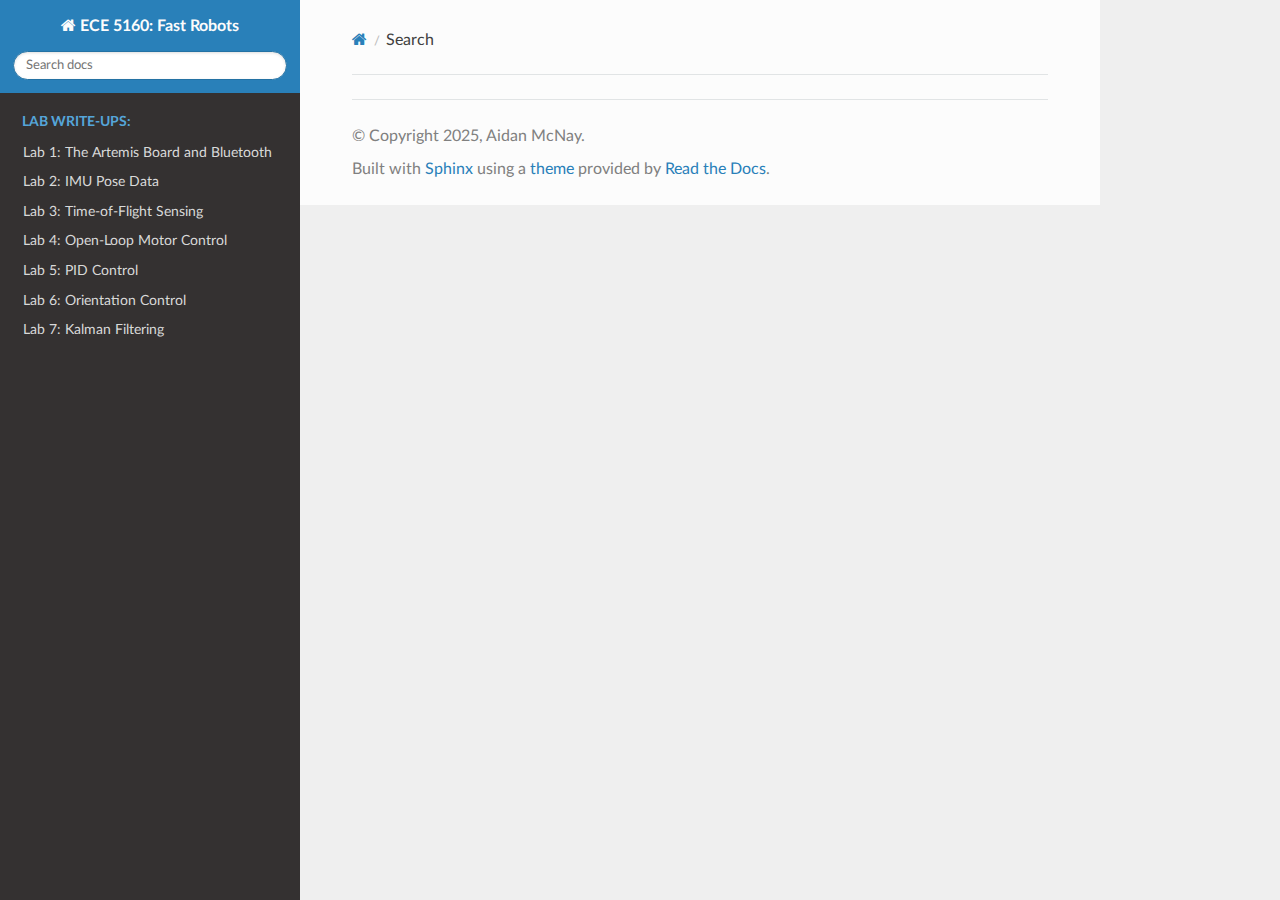
<file: search/index.html>
<!DOCTYPE html>
<html class="writer-html5" lang="en" data-content_root="../">
<head>
  <meta charset="utf-8" />
  <meta name="viewport" content="width=device-width, initial-scale=1.0" />
  <title>Search &mdash; ECE 5160: Fast Robots  documentation</title>
      <link rel="stylesheet" type="text/css" href="../_static/pygments.css?v=b86133f3" />
      <link rel="stylesheet" type="text/css" href="../_static/css/theme.css?v=e59714d7" />
      <link rel="stylesheet" type="text/css" href="../_static/togglebutton.css?v=13237357" />
      <link rel="stylesheet" type="text/css" href="../_static/css/theme_overrides.css?v=2e4e1787" />

  
    <link rel="shortcut icon" href="../_static/favicon.ico"/>
    
      <script src="../_static/jquery.js?v=5d32c60e"></script>
      <script src="../_static/_sphinx_javascript_frameworks_compat.js?v=2cd50e6c"></script>
      <script src="../_static/documentation_options.js?v=187304be"></script>
      <script src="../_static/doctools.js?v=9bcbadda"></script>
      <script src="../_static/sphinx_highlight.js?v=dc90522c"></script>
      <script>let toggleHintShow = 'Click to show';</script>
      <script>let toggleHintHide = 'Click to hide';</script>
      <script>let toggleOpenOnPrint = 'true';</script>
      <script src="../_static/togglebutton.js?v=4a39c7ea"></script>
      <script>var togglebuttonSelector = '.toggle, .admonition.dropdown';</script>
    <script src="../_static/js/theme.js"></script>
    <script src="../_static/searchtools.js"></script>
    <script src="../_static/language_data.js"></script>
    <link rel="index" title="Index" href="../genindex/" />
    <link rel="search" title="Search" href="#" /> 
</head>

<body class="wy-body-for-nav"> 
  <div class="wy-grid-for-nav">
    <nav data-toggle="wy-nav-shift" class="wy-nav-side">
      <div class="wy-side-scroll">
        <div class="wy-side-nav-search" >

          
          
          <a href="../" class="icon icon-home">
            ECE 5160: Fast Robots
          </a>
<div role="search">
  <form id="rtd-search-form" class="wy-form" action="#" method="get">
    <input type="text" name="q" placeholder="Search docs" aria-label="Search docs" />
    <input type="hidden" name="check_keywords" value="yes" />
    <input type="hidden" name="area" value="default" />
  </form>
</div>
        </div><div class="wy-menu wy-menu-vertical" data-spy="affix" role="navigation" aria-label="Navigation menu">
              <p class="caption" role="heading"><span class="caption-text">Lab Write-Ups:</span></p>
<ul>
<li class="toctree-l1"><a class="reference internal" href="../lab1/">Lab 1: The Artemis Board and Bluetooth</a></li>
<li class="toctree-l1"><a class="reference internal" href="../lab2/">Lab 2: IMU Pose Data</a></li>
<li class="toctree-l1"><a class="reference internal" href="../lab3/">Lab 3: Time-of-Flight Sensing</a></li>
<li class="toctree-l1"><a class="reference internal" href="../lab4/">Lab 4: Open-Loop Motor Control</a></li>
<li class="toctree-l1"><a class="reference internal" href="../lab5/">Lab 5: PID Control</a></li>
<li class="toctree-l1"><a class="reference internal" href="../lab6/">Lab 6: Orientation Control</a></li>
<li class="toctree-l1"><a class="reference internal" href="../lab7/">Lab 7: Kalman Filtering</a></li>
</ul>

        </div>
      </div>
    </nav>

    <section data-toggle="wy-nav-shift" class="wy-nav-content-wrap"><nav class="wy-nav-top" aria-label="Mobile navigation menu" >
          <i data-toggle="wy-nav-top" class="fa fa-bars"></i>
          <a href="../">ECE 5160: Fast Robots</a>
      </nav>

      <div class="wy-nav-content">
        <div class="rst-content">
          <div role="navigation" aria-label="Page navigation">
  <ul class="wy-breadcrumbs">
      <li><a href="../" class="icon icon-home" aria-label="Home"></a></li>
      <li class="breadcrumb-item active">Search</li>
      <li class="wy-breadcrumbs-aside">
      </li>
  </ul>
  <hr/>
</div>
          <div role="main" class="document" itemscope="itemscope" itemtype="http://schema.org/Article">
           <div itemprop="articleBody">
             
  <noscript>
  <div id="fallback" class="admonition warning">
    <p class="last">
      Please activate JavaScript to enable the search functionality.
    </p>
  </div>
  </noscript>

  
  <div id="search-results">
  
  </div>

           </div>
          </div>
          <footer>

  <hr/>

  <div role="contentinfo">
    <p>&#169; Copyright 2025, Aidan McNay.</p>
  </div>

  Built with <a href="https://www.sphinx-doc.org/">Sphinx</a> using a
    <a href="https://github.com/readthedocs/sphinx_rtd_theme">theme</a>
    provided by <a href="https://readthedocs.org">Read the Docs</a>.
   

</footer>
        </div>
      </div>
    </section>
  </div>
  <script>
      jQuery(function () {
          SphinxRtdTheme.Navigation.enable(true);
      });
  </script>
  <script>
    jQuery(function() { Search.loadIndex("../searchindex.js"); });
  </script>
  
  <script id="searchindexloader"></script>
   


</body>
</html>
</file>
<file: _static/pygments.css>
pre { line-height: 125%; }
td.linenos .normal { color: inherit; background-color: transparent; padding-left: 5px; padding-right: 5px; }
span.linenos { color: inherit; background-color: transparent; padding-left: 5px; padding-right: 5px; }
td.linenos .special { color: #000000; background-color: #ffffc0; padding-left: 5px; padding-right: 5px; }
span.linenos.special { color: #000000; background-color: #ffffc0; padding-left: 5px; padding-right: 5px; }
.highlight .hll { background-color: #ffffcc }
.highlight { background: #f8f8f8; }
.highlight .c { color: #3D7B7B; font-style: italic } /* Comment */
.highlight .err { border: 1px solid #F00 } /* Error */
.highlight .k { color: #008000; font-weight: bold } /* Keyword */
.highlight .o { color: #666 } /* Operator */
.highlight .ch { color: #3D7B7B; font-style: italic } /* Comment.Hashbang */
.highlight .cm { color: #3D7B7B; font-style: italic } /* Comment.Multiline */
.highlight .cp { color: #9C6500 } /* Comment.Preproc */
.highlight .cpf { color: #3D7B7B; font-style: italic } /* Comment.PreprocFile */
.highlight .c1 { color: #3D7B7B; font-style: italic } /* Comment.Single */
.highlight .cs { color: #3D7B7B; font-style: italic } /* Comment.Special */
.highlight .gd { color: #A00000 } /* Generic.Deleted */
.highlight .ge { font-style: italic } /* Generic.Emph */
.highlight .ges { font-weight: bold; font-style: italic } /* Generic.EmphStrong */
.highlight .gr { color: #E40000 } /* Generic.Error */
.highlight .gh { color: #000080; font-weight: bold } /* Generic.Heading */
.highlight .gi { color: #008400 } /* Generic.Inserted */
.highlight .go { color: #717171 } /* Generic.Output */
.highlight .gp { color: #000080; font-weight: bold } /* Generic.Prompt */
.highlight .gs { font-weight: bold } /* Generic.Strong */
.highlight .gu { color: #800080; font-weight: bold } /* Generic.Subheading */
.highlight .gt { color: #04D } /* Generic.Traceback */
.highlight .kc { color: #008000; font-weight: bold } /* Keyword.Constant */
.highlight .kd { color: #008000; font-weight: bold } /* Keyword.Declaration */
.highlight .kn { color: #008000; font-weight: bold } /* Keyword.Namespace */
.highlight .kp { color: #008000 } /* Keyword.Pseudo */
.highlight .kr { color: #008000; font-weight: bold } /* Keyword.Reserved */
.highlight .kt { color: #B00040 } /* Keyword.Type */
.highlight .m { color: #666 } /* Literal.Number */
.highlight .s { color: #BA2121 } /* Literal.String */
.highlight .na { color: #687822 } /* Name.Attribute */
.highlight .nb { color: #008000 } /* Name.Builtin */
.highlight .nc { color: #00F; font-weight: bold } /* Name.Class */
.highlight .no { color: #800 } /* Name.Constant */
.highlight .nd { color: #A2F } /* Name.Decorator */
.highlight .ni { color: #717171; font-weight: bold } /* Name.Entity */
.highlight .ne { color: #CB3F38; font-weight: bold } /* Name.Exception */
.highlight .nf { color: #00F } /* Name.Function */
.highlight .nl { color: #767600 } /* Name.Label */
.highlight .nn { color: #00F; font-weight: bold } /* Name.Namespace */
.highlight .nt { color: #008000; font-weight: bold } /* Name.Tag */
.highlight .nv { color: #19177C } /* Name.Variable */
.highlight .ow { color: #A2F; font-weight: bold } /* Operator.Word */
.highlight .w { color: #BBB } /* Text.Whitespace */
.highlight .mb { color: #666 } /* Literal.Number.Bin */
.highlight .mf { color: #666 } /* Literal.Number.Float */
.highlight .mh { color: #666 } /* Literal.Number.Hex */
.highlight .mi { color: #666 } /* Literal.Number.Integer */
.highlight .mo { color: #666 } /* Literal.Number.Oct */
.highlight .sa { color: #BA2121 } /* Literal.String.Affix */
.highlight .sb { color: #BA2121 } /* Literal.String.Backtick */
.highlight .sc { color: #BA2121 } /* Literal.String.Char */
.highlight .dl { color: #BA2121 } /* Literal.String.Delimiter */
.highlight .sd { color: #BA2121; font-style: italic } /* Literal.String.Doc */
.highlight .s2 { color: #BA2121 } /* Literal.String.Double */
.highlight .se { color: #AA5D1F; font-weight: bold } /* Literal.String.Escape */
.highlight .sh { color: #BA2121 } /* Literal.String.Heredoc */
.highlight .si { color: #A45A77; font-weight: bold } /* Literal.String.Interpol */
.highlight .sx { color: #008000 } /* Literal.String.Other */
.highlight .sr { color: #A45A77 } /* Literal.String.Regex */
.highlight .s1 { color: #BA2121 } /* Literal.String.Single */
.highlight .ss { color: #19177C } /* Literal.String.Symbol */
.highlight .bp { color: #008000 } /* Name.Builtin.Pseudo */
.highlight .fm { color: #00F } /* Name.Function.Magic */
.highlight .vc { color: #19177C } /* Name.Variable.Class */
.highlight .vg { color: #19177C } /* Name.Variable.Global */
.highlight .vi { color: #19177C } /* Name.Variable.Instance */
.highlight .vm { color: #19177C } /* Name.Variable.Magic */
.highlight .il { color: #666 } /* Literal.Number.Integer.Long */
</file>
<file: _static/css/theme.css>
html{box-sizing:border-box}*,:after,:before{box-sizing:inherit}article,aside,details,figcaption,figure,footer,header,hgroup,nav,section{display:block}audio,canvas,video{display:inline-block;*display:inline;*zoom:1}[hidden],audio:not([controls]){display:none}*{-webkit-box-sizing:border-box;-moz-box-sizing:border-box;box-sizing:border-box}html{font-size:100%;-webkit-text-size-adjust:100%;-ms-text-size-adjust:100%}body{margin:0}a:active,a:hover{outline:0}abbr[title]{border-bottom:1px dotted}b,strong{font-weight:700}blockquote{margin:0}dfn{font-style:italic}ins{background:#ff9;text-decoration:none}ins,mark{color:#000}mark{background:#ff0;font-style:italic;font-weight:700}.rst-content code,.rst-content tt,code,kbd,pre,samp{font-family:monospace,serif;_font-family:courier new,monospace;font-size:1em}pre{white-space:pre}q{quotes:none}q:after,q:before{content:"";content:none}small{font-size:85%}sub,sup{font-size:75%;line-height:0;position:relative;vertical-align:baseline}sup{top:-.5em}sub{bottom:-.25em}dl,ol,ul{margin:0;padding:0;list-style:none;list-style-image:none}li{list-style:none}dd{margin:0}img{border:0;-ms-interpolation-mode:bicubic;vertical-align:middle;max-width:100%}svg:not(:root){overflow:hidden}figure,form{margin:0}label{cursor:pointer}button,input,select,textarea{font-size:100%;margin:0;vertical-align:baseline;*vertical-align:middle}button,input{line-height:normal}button,input[type=button],input[type=reset],input[type=submit]{cursor:pointer;-webkit-appearance:button;*overflow:visible}button[disabled],input[disabled]{cursor:default}input[type=search]{-webkit-appearance:textfield;-moz-box-sizing:content-box;-webkit-box-sizing:content-box;box-sizing:content-box}textarea{resize:vertical}table{border-collapse:collapse;border-spacing:0}td{vertical-align:top}.chromeframe{margin:.2em 0;background:#ccc;color:#000;padding:.2em 0}.ir{display:block;border:0;text-indent:-999em;overflow:hidden;background-color:transparent;background-repeat:no-repeat;text-align:left;direction:ltr;*line-height:0}.ir br{display:none}.hidden{display:none!important;visibility:hidden}.visuallyhidden{border:0;clip:rect(0 0 0 0);height:1px;margin:-1px;overflow:hidden;padding:0;position:absolute;width:1px}.visuallyhidden.focusable:active,.visuallyhidden.focusable:focus{clip:auto;height:auto;margin:0;overflow:visible;position:static;width:auto}.invisible{visibility:hidden}.relative{position:relative}big,small{font-size:100%}@media print{body,html,section{background:none!important}*{box-shadow:none!important;text-shadow:none!important;filter:none!important;-ms-filter:none!important}a,a:visited{text-decoration:underline}.ir a:after,a[href^="#"]:after,a[href^="javascript:"]:after{content:""}blockquote,pre{page-break-inside:avoid}thead{display:table-header-group}img,tr{page-break-inside:avoid}img{max-width:100%!important}@page{margin:.5cm}.rst-content .toctree-wrapper>p.caption,h2,h3,p{orphans:3;widows:3}.rst-content .toctree-wrapper>p.caption,h2,h3{page-break-after:avoid}}.btn,.fa:before,.icon:before,.rst-content .admonition,.rst-content .admonition-title:before,.rst-content .admonition-todo,.rst-content .attention,.rst-content .caution,.rst-content .code-block-caption .headerlink:before,.rst-content .danger,.rst-content .eqno .headerlink:before,.rst-content .error,.rst-content .hint,.rst-content .important,.rst-content .note,.rst-content .seealso,.rst-content .tip,.rst-content .warning,.rst-content code.download span:first-child:before,.rst-content dl dt .headerlink:before,.rst-content h1 .headerlink:before,.rst-content h2 .headerlink:before,.rst-content h3 .headerlink:before,.rst-content h4 .headerlink:before,.rst-content h5 .headerlink:before,.rst-content h6 .headerlink:before,.rst-content p.caption .headerlink:before,.rst-content p .headerlink:before,.rst-content table>caption .headerlink:before,.rst-content tt.download span:first-child:before,.wy-alert,.wy-dropdown .caret:before,.wy-inline-validate.wy-inline-validate-danger .wy-input-context:before,.wy-inline-validate.wy-inline-validate-info .wy-input-context:before,.wy-inline-validate.wy-inline-validate-success .wy-input-context:before,.wy-inline-validate.wy-inline-validate-warning .wy-input-context:before,.wy-menu-vertical li.current>a button.toctree-expand:before,.wy-menu-vertical li.on a button.toctree-expand:before,.wy-menu-vertical li button.toctree-expand:before,input[type=color],input[type=date],input[type=datetime-local],input[type=datetime],input[type=email],input[type=month],input[type=number],input[type=password],input[type=search],input[type=tel],input[type=text],input[type=time],input[type=url],input[type=week],select,textarea{-webkit-font-smoothing:antialiased}.clearfix{*zoom:1}.clearfix:after,.clearfix:before{display:table;content:""}.clearfix:after{clear:both}/*!
 *  Font Awesome 4.7.0 by @davegandy - http://fontawesome.io - @fontawesome
 *  License - http://fontawesome.io/license (Font: SIL OFL 1.1, CSS: MIT License)
 */@font-face{font-family:FontAwesome;src:url(fonts/fontawesome-webfont.eot?674f50d287a8c48dc19ba404d20fe713);src:url(fonts/fontawesome-webfont.eot?674f50d287a8c48dc19ba404d20fe713?#iefix&v=4.7.0) format("embedded-opentype"),url(fonts/fontawesome-webfont.woff2?af7ae505a9eed503f8b8e6982036873e) format("woff2"),url(fonts/fontawesome-webfont.woff?fee66e712a8a08eef5805a46892932ad) format("woff"),url(fonts/fontawesome-webfont.ttf?b06871f281fee6b241d60582ae9369b9) format("truetype"),url(fonts/fontawesome-webfont.svg?912ec66d7572ff821749319396470bde#fontawesomeregular) format("svg");font-weight:400;font-style:normal}.fa,.icon,.rst-content .admonition-title,.rst-content .code-block-caption .headerlink,.rst-content .eqno .headerlink,.rst-content code.download span:first-child,.rst-content dl dt .headerlink,.rst-content h1 .headerlink,.rst-content h2 .headerlink,.rst-content h3 .headerlink,.rst-content h4 .headerlink,.rst-content h5 .headerlink,.rst-content h6 .headerlink,.rst-content p.caption .headerlink,.rst-content p .headerlink,.rst-content table>caption .headerlink,.rst-content tt.download span:first-child,.wy-menu-vertical li.current>a button.toctree-expand,.wy-menu-vertical li.on a button.toctree-expand,.wy-menu-vertical li button.toctree-expand{display:inline-block;font:normal normal normal 14px/1 FontAwesome;font-size:inherit;text-rendering:auto;-webkit-font-smoothing:antialiased;-moz-osx-font-smoothing:grayscale}.fa-lg{font-size:1.33333em;line-height:.75em;vertical-align:-15%}.fa-2x{font-size:2em}.fa-3x{font-size:3em}.fa-4x{font-size:4em}.fa-5x{font-size:5em}.fa-fw{width:1.28571em;text-align:center}.fa-ul{padding-left:0;margin-left:2.14286em;list-style-type:none}.fa-ul>li{position:relative}.fa-li{position:absolute;left:-2.14286em;width:2.14286em;top:.14286em;text-align:center}.fa-li.fa-lg{left:-1.85714em}.fa-border{padding:.2em .25em .15em;border:.08em solid #eee;border-radius:.1em}.fa-pull-left{float:left}.fa-pull-right{float:right}.fa-pull-left.icon,.fa.fa-pull-left,.rst-content .code-block-caption .fa-pull-left.headerlink,.rst-content .eqno .fa-pull-left.headerlink,.rst-content .fa-pull-left.admonition-title,.rst-content code.download span.fa-pull-left:first-child,.rst-content dl dt .fa-pull-left.headerlink,.rst-content h1 .fa-pull-left.headerlink,.rst-content h2 .fa-pull-left.headerlink,.rst-content h3 .fa-pull-left.headerlink,.rst-content h4 .fa-pull-left.headerlink,.rst-content h5 .fa-pull-left.headerlink,.rst-content h6 .fa-pull-left.headerlink,.rst-content p .fa-pull-left.headerlink,.rst-content table>caption .fa-pull-left.headerlink,.rst-content tt.download span.fa-pull-left:first-child,.wy-menu-vertical li.current>a button.fa-pull-left.toctree-expand,.wy-menu-vertical li.on a button.fa-pull-left.toctree-expand,.wy-menu-vertical li button.fa-pull-left.toctree-expand{margin-right:.3em}.fa-pull-right.icon,.fa.fa-pull-right,.rst-content .code-block-caption .fa-pull-right.headerlink,.rst-content .eqno .fa-pull-right.headerlink,.rst-content .fa-pull-right.admonition-title,.rst-content code.download span.fa-pull-right:first-child,.rst-content dl dt .fa-pull-right.headerlink,.rst-content h1 .fa-pull-right.headerlink,.rst-content h2 .fa-pull-right.headerlink,.rst-content h3 .fa-pull-right.headerlink,.rst-content h4 .fa-pull-right.headerlink,.rst-content h5 .fa-pull-right.headerlink,.rst-content h6 .fa-pull-right.headerlink,.rst-content p .fa-pull-right.headerlink,.rst-content table>caption .fa-pull-right.headerlink,.rst-content tt.download span.fa-pull-right:first-child,.wy-menu-vertical li.current>a button.fa-pull-right.toctree-expand,.wy-menu-vertical li.on a button.fa-pull-right.toctree-expand,.wy-menu-vertical li button.fa-pull-right.toctree-expand{margin-left:.3em}.pull-right{float:right}.pull-left{float:left}.fa.pull-left,.pull-left.icon,.rst-content .code-block-caption .pull-left.headerlink,.rst-content .eqno .pull-left.headerlink,.rst-content .pull-left.admonition-title,.rst-content code.download span.pull-left:first-child,.rst-content dl dt .pull-left.headerlink,.rst-content h1 .pull-left.headerlink,.rst-content h2 .pull-left.headerlink,.rst-content h3 .pull-left.headerlink,.rst-content h4 .pull-left.headerlink,.rst-content h5 .pull-left.headerlink,.rst-content h6 .pull-left.headerlink,.rst-content p .pull-left.headerlink,.rst-content table>caption .pull-left.headerlink,.rst-content tt.download span.pull-left:first-child,.wy-menu-vertical li.current>a button.pull-left.toctree-expand,.wy-menu-vertical li.on a button.pull-left.toctree-expand,.wy-menu-vertical li button.pull-left.toctree-expand{margin-right:.3em}.fa.pull-right,.pull-right.icon,.rst-content .code-block-caption .pull-right.headerlink,.rst-content .eqno .pull-right.headerlink,.rst-content .pull-right.admonition-title,.rst-content code.download span.pull-right:first-child,.rst-content dl dt .pull-right.headerlink,.rst-content h1 .pull-right.headerlink,.rst-content h2 .pull-right.headerlink,.rst-content h3 .pull-right.headerlink,.rst-content h4 .pull-right.headerlink,.rst-content h5 .pull-right.headerlink,.rst-content h6 .pull-right.headerlink,.rst-content p .pull-right.headerlink,.rst-content table>caption .pull-right.headerlink,.rst-content tt.download span.pull-right:first-child,.wy-menu-vertical li.current>a button.pull-right.toctree-expand,.wy-menu-vertical li.on a button.pull-right.toctree-expand,.wy-menu-vertical li button.pull-right.toctree-expand{margin-left:.3em}.fa-spin{-webkit-animation:fa-spin 2s linear infinite;animation:fa-spin 2s linear infinite}.fa-pulse{-webkit-animation:fa-spin 1s steps(8) infinite;animation:fa-spin 1s steps(8) infinite}@-webkit-keyframes fa-spin{0%{-webkit-transform:rotate(0deg);transform:rotate(0deg)}to{-webkit-transform:rotate(359deg);transform:rotate(359deg)}}@keyframes fa-spin{0%{-webkit-transform:rotate(0deg);transform:rotate(0deg)}to{-webkit-transform:rotate(359deg);transform:rotate(359deg)}}.fa-rotate-90{-ms-filter:"progid:DXImageTransform.Microsoft.BasicImage(rotation=1)";-webkit-transform:rotate(90deg);-ms-transform:rotate(90deg);transform:rotate(90deg)}.fa-rotate-180{-ms-filter:"progid:DXImageTransform.Microsoft.BasicImage(rotation=2)";-webkit-transform:rotate(180deg);-ms-transform:rotate(180deg);transform:rotate(180deg)}.fa-rotate-270{-ms-filter:"progid:DXImageTransform.Microsoft.BasicImage(rotation=3)";-webkit-transform:rotate(270deg);-ms-transform:rotate(270deg);transform:rotate(270deg)}.fa-flip-horizontal{-ms-filter:"progid:DXImageTransform.Microsoft.BasicImage(rotation=0, mirror=1)";-webkit-transform:scaleX(-1);-ms-transform:scaleX(-1);transform:scaleX(-1)}.fa-flip-vertical{-ms-filter:"progid:DXImageTransform.Microsoft.BasicImage(rotation=2, mirror=1)";-webkit-transform:scaleY(-1);-ms-transform:scaleY(-1);transform:scaleY(-1)}:root .fa-flip-horizontal,:root .fa-flip-vertical,:root .fa-rotate-90,:root .fa-rotate-180,:root .fa-rotate-270{filter:none}.fa-stack{position:relative;display:inline-block;width:2em;height:2em;line-height:2em;vertical-align:middle}.fa-stack-1x,.fa-stack-2x{position:absolute;left:0;width:100%;text-align:center}.fa-stack-1x{line-height:inherit}.fa-stack-2x{font-size:2em}.fa-inverse{color:#fff}.fa-glass:before{content:""}.fa-music:before{content:""}.fa-search:before,.icon-search:before{content:""}.fa-envelope-o:before{content:""}.fa-heart:before{content:""}.fa-star:before{content:""}.fa-star-o:before{content:""}.fa-user:before{content:""}.fa-film:before{content:""}.fa-th-large:before{content:""}.fa-th:before{content:""}.fa-th-list:before{content:""}.fa-check:before{content:""}.fa-close:before,.fa-remove:before,.fa-times:before{content:""}.fa-search-plus:before{content:""}.fa-search-minus:before{content:""}.fa-power-off:before{content:""}.fa-signal:before{content:""}.fa-cog:before,.fa-gear:before{content:""}.fa-trash-o:before{content:""}.fa-home:before,.icon-home:before{content:""}.fa-file-o:before{content:""}.fa-clock-o:before{content:""}.fa-road:before{content:""}.fa-download:before,.rst-content code.download span:first-child:before,.rst-content tt.download span:first-child:before{content:""}.fa-arrow-circle-o-down:before{content:""}.fa-arrow-circle-o-up:before{content:""}.fa-inbox:before{content:""}.fa-play-circle-o:before{content:""}.fa-repeat:before,.fa-rotate-right:before{content:""}.fa-refresh:before{content:""}.fa-list-alt:before{content:""}.fa-lock:before{content:""}.fa-flag:before{content:""}.fa-headphones:before{content:""}.fa-volume-off:before{content:""}.fa-volume-down:before{content:""}.fa-volume-up:before{content:""}.fa-qrcode:before{content:""}.fa-barcode:before{content:""}.fa-tag:before{content:""}.fa-tags:before{content:""}.fa-book:before,.icon-book:before{content:""}.fa-bookmark:before{content:""}.fa-print:before{content:""}.fa-camera:before{content:""}.fa-font:before{content:""}.fa-bold:before{content:""}.fa-italic:before{content:""}.fa-text-height:before{content:""}.fa-text-width:before{content:""}.fa-align-left:before{content:""}.fa-align-center:before{content:""}.fa-align-right:before{content:""}.fa-align-justify:before{content:""}.fa-list:before{content:""}.fa-dedent:before,.fa-outdent:before{content:""}.fa-indent:before{content:""}.fa-video-camera:before{content:""}.fa-image:before,.fa-photo:before,.fa-picture-o:before{content:""}.fa-pencil:before{content:""}.fa-map-marker:before{content:""}.fa-adjust:before{content:""}.fa-tint:before{content:""}.fa-edit:before,.fa-pencil-square-o:before{content:""}.fa-share-square-o:before{content:""}.fa-check-square-o:before{content:""}.fa-arrows:before{content:""}.fa-step-backward:before{content:""}.fa-fast-backward:before{content:""}.fa-backward:before{content:""}.fa-play:before{content:""}.fa-pause:before{content:""}.fa-stop:before{content:""}.fa-forward:before{content:""}.fa-fast-forward:before{content:""}.fa-step-forward:before{content:""}.fa-eject:before{content:""}.fa-chevron-left:before{content:""}.fa-chevron-right:before{content:""}.fa-plus-circle:before{content:""}.fa-minus-circle:before{content:""}.fa-times-circle:before,.wy-inline-validate.wy-inline-validate-danger .wy-input-context:before{content:""}.fa-check-circle:before,.wy-inline-validate.wy-inline-validate-success .wy-input-context:before{content:""}.fa-question-circle:before{content:""}.fa-info-circle:before{content:""}.fa-crosshairs:before{content:""}.fa-times-circle-o:before{content:""}.fa-check-circle-o:before{content:""}.fa-ban:before{content:""}.fa-arrow-left:before{content:""}.fa-arrow-right:before{content:""}.fa-arrow-up:before{content:""}.fa-arrow-down:before{content:""}.fa-mail-forward:before,.fa-share:before{content:""}.fa-expand:before{content:""}.fa-compress:before{content:""}.fa-plus:before{content:""}.fa-minus:before{content:""}.fa-asterisk:before{content:""}.fa-exclamation-circle:before,.rst-content .admonition-title:before,.wy-inline-validate.wy-inline-validate-info .wy-input-context:before,.wy-inline-validate.wy-inline-validate-warning .wy-input-context:before{content:""}.fa-gift:before{content:""}.fa-leaf:before{content:""}.fa-fire:before,.icon-fire:before{content:""}.fa-eye:before{content:""}.fa-eye-slash:before{content:""}.fa-exclamation-triangle:before,.fa-warning:before{content:""}.fa-plane:before{content:""}.fa-calendar:before{content:""}.fa-random:before{content:""}.fa-comment:before{content:""}.fa-magnet:before{content:""}.fa-chevron-up:before{content:""}.fa-chevron-down:before{content:""}.fa-retweet:before{content:""}.fa-shopping-cart:before{content:""}.fa-folder:before{content:""}.fa-folder-open:before{content:""}.fa-arrows-v:before{content:""}.fa-arrows-h:before{content:""}.fa-bar-chart-o:before,.fa-bar-chart:before{content:""}.fa-twitter-square:before{content:""}.fa-facebook-square:before{content:""}.fa-camera-retro:before{content:""}.fa-key:before{content:""}.fa-cogs:before,.fa-gears:before{content:""}.fa-comments:before{content:""}.fa-thumbs-o-up:before{content:""}.fa-thumbs-o-down:before{content:""}.fa-star-half:before{content:""}.fa-heart-o:before{content:""}.fa-sign-out:before{content:""}.fa-linkedin-square:before{content:""}.fa-thumb-tack:before{content:""}.fa-external-link:before{content:""}.fa-sign-in:before{content:""}.fa-trophy:before{content:""}.fa-github-square:before{content:""}.fa-upload:before{content:""}.fa-lemon-o:before{content:""}.fa-phone:before{content:""}.fa-square-o:before{content:""}.fa-bookmark-o:before{content:""}.fa-phone-square:before{content:""}.fa-twitter:before{content:""}.fa-facebook-f:before,.fa-facebook:before{content:""}.fa-github:before,.icon-github:before{content:""}.fa-unlock:before{content:""}.fa-credit-card:before{content:""}.fa-feed:before,.fa-rss:before{content:""}.fa-hdd-o:before{content:""}.fa-bullhorn:before{content:""}.fa-bell:before{content:""}.fa-certificate:before{content:""}.fa-hand-o-right:before{content:""}.fa-hand-o-left:before{content:""}.fa-hand-o-up:before{content:""}.fa-hand-o-down:before{content:""}.fa-arrow-circle-left:before,.icon-circle-arrow-left:before{content:""}.fa-arrow-circle-right:before,.icon-circle-arrow-right:before{content:""}.fa-arrow-circle-up:before{content:""}.fa-arrow-circle-down:before{content:""}.fa-globe:before{content:""}.fa-wrench:before{content:""}.fa-tasks:before{content:""}.fa-filter:before{content:""}.fa-briefcase:before{content:""}.fa-arrows-alt:before{content:""}.fa-group:before,.fa-users:before{content:""}.fa-chain:before,.fa-link:before,.icon-link:before{content:""}.fa-cloud:before{content:""}.fa-flask:before{content:""}.fa-cut:before,.fa-scissors:before{content:""}.fa-copy:before,.fa-files-o:before{content:""}.fa-paperclip:before{content:""}.fa-floppy-o:before,.fa-save:before{content:""}.fa-square:before{content:""}.fa-bars:before,.fa-navicon:before,.fa-reorder:before{content:""}.fa-list-ul:before{content:""}.fa-list-ol:before{content:""}.fa-strikethrough:before{content:""}.fa-underline:before{content:""}.fa-table:before{content:""}.fa-magic:before{content:""}.fa-truck:before{content:""}.fa-pinterest:before{content:""}.fa-pinterest-square:before{content:""}.fa-google-plus-square:before{content:""}.fa-google-plus:before{content:""}.fa-money:before{content:""}.fa-caret-down:before,.icon-caret-down:before,.wy-dropdown .caret:before{content:""}.fa-caret-up:before{content:""}.fa-caret-left:before{content:""}.fa-caret-right:before{content:""}.fa-columns:before{content:""}.fa-sort:before,.fa-unsorted:before{content:""}.fa-sort-desc:before,.fa-sort-down:before{content:""}.fa-sort-asc:before,.fa-sort-up:before{content:""}.fa-envelope:before{content:""}.fa-linkedin:before{content:""}.fa-rotate-left:before,.fa-undo:before{content:""}.fa-gavel:before,.fa-legal:before{content:""}.fa-dashboard:before,.fa-tachometer:before{content:""}.fa-comment-o:before{content:""}.fa-comments-o:before{content:""}.fa-bolt:before,.fa-flash:before{content:""}.fa-sitemap:before{content:""}.fa-umbrella:before{content:""}.fa-clipboard:before,.fa-paste:before{content:""}.fa-lightbulb-o:before{content:""}.fa-exchange:before{content:""}.fa-cloud-download:before{content:""}.fa-cloud-upload:before{content:""}.fa-user-md:before{content:""}.fa-stethoscope:before{content:""}.fa-suitcase:before{content:""}.fa-bell-o:before{content:""}.fa-coffee:before{content:""}.fa-cutlery:before{content:""}.fa-file-text-o:before{content:""}.fa-building-o:before{content:""}.fa-hospital-o:before{content:""}.fa-ambulance:before{content:""}.fa-medkit:before{content:""}.fa-fighter-jet:before{content:""}.fa-beer:before{content:""}.fa-h-square:before{content:""}.fa-plus-square:before{content:""}.fa-angle-double-left:before{content:""}.fa-angle-double-right:before{content:""}.fa-angle-double-up:before{content:""}.fa-angle-double-down:before{content:""}.fa-angle-left:before{content:""}.fa-angle-right:before{content:""}.fa-angle-up:before{content:""}.fa-angle-down:before{content:""}.fa-desktop:before{content:""}.fa-laptop:before{content:""}.fa-tablet:before{content:""}.fa-mobile-phone:before,.fa-mobile:before{content:""}.fa-circle-o:before{content:""}.fa-quote-left:before{content:""}.fa-quote-right:before{content:""}.fa-spinner:before{content:""}.fa-circle:before{content:""}.fa-mail-reply:before,.fa-reply:before{content:""}.fa-github-alt:before{content:""}.fa-folder-o:before{content:""}.fa-folder-open-o:before{content:""}.fa-smile-o:before{content:""}.fa-frown-o:before{content:""}.fa-meh-o:before{content:""}.fa-gamepad:before{content:""}.fa-keyboard-o:before{content:""}.fa-flag-o:before{content:""}.fa-flag-checkered:before{content:""}.fa-terminal:before{content:""}.fa-code:before{content:""}.fa-mail-reply-all:before,.fa-reply-all:before{content:""}.fa-star-half-empty:before,.fa-star-half-full:before,.fa-star-half-o:before{content:""}.fa-location-arrow:before{content:""}.fa-crop:before{content:""}.fa-code-fork:before{content:""}.fa-chain-broken:before,.fa-unlink:before{content:""}.fa-question:before{content:""}.fa-info:before{content:""}.fa-exclamation:before{content:""}.fa-superscript:before{content:""}.fa-subscript:before{content:""}.fa-eraser:before{content:""}.fa-puzzle-piece:before{content:""}.fa-microphone:before{content:""}.fa-microphone-slash:before{content:""}.fa-shield:before{content:""}.fa-calendar-o:before{content:""}.fa-fire-extinguisher:before{content:""}.fa-rocket:before{content:""}.fa-maxcdn:before{content:""}.fa-chevron-circle-left:before{content:""}.fa-chevron-circle-right:before{content:""}.fa-chevron-circle-up:before{content:""}.fa-chevron-circle-down:before{content:""}.fa-html5:before{content:""}.fa-css3:before{content:""}.fa-anchor:before{content:""}.fa-unlock-alt:before{content:""}.fa-bullseye:before{content:""}.fa-ellipsis-h:before{content:""}.fa-ellipsis-v:before{content:""}.fa-rss-square:before{content:""}.fa-play-circle:before{content:""}.fa-ticket:before{content:""}.fa-minus-square:before{content:""}.fa-minus-square-o:before,.wy-menu-vertical li.current>a button.toctree-expand:before,.wy-menu-vertical li.on a button.toctree-expand:before{content:""}.fa-level-up:before{content:""}.fa-level-down:before{content:""}.fa-check-square:before{content:""}.fa-pencil-square:before{content:""}.fa-external-link-square:before{content:""}.fa-share-square:before{content:""}.fa-compass:before{content:""}.fa-caret-square-o-down:before,.fa-toggle-down:before{content:""}.fa-caret-square-o-up:before,.fa-toggle-up:before{content:""}.fa-caret-square-o-right:before,.fa-toggle-right:before{content:""}.fa-eur:before,.fa-euro:before{content:""}.fa-gbp:before{content:""}.fa-dollar:before,.fa-usd:before{content:""}.fa-inr:before,.fa-rupee:before{content:""}.fa-cny:before,.fa-jpy:before,.fa-rmb:before,.fa-yen:before{content:""}.fa-rouble:before,.fa-rub:before,.fa-ruble:before{content:""}.fa-krw:before,.fa-won:before{content:""}.fa-bitcoin:before,.fa-btc:before{content:""}.fa-file:before{content:""}.fa-file-text:before{content:""}.fa-sort-alpha-asc:before{content:""}.fa-sort-alpha-desc:before{content:""}.fa-sort-amount-asc:before{content:""}.fa-sort-amount-desc:before{content:""}.fa-sort-numeric-asc:before{content:""}.fa-sort-numeric-desc:before{content:""}.fa-thumbs-up:before{content:""}.fa-thumbs-down:before{content:""}.fa-youtube-square:before{content:""}.fa-youtube:before{content:""}.fa-xing:before{content:""}.fa-xing-square:before{content:""}.fa-youtube-play:before{content:""}.fa-dropbox:before{content:""}.fa-stack-overflow:before{content:""}.fa-instagram:before{content:""}.fa-flickr:before{content:""}.fa-adn:before{content:""}.fa-bitbucket:before,.icon-bitbucket:before{content:""}.fa-bitbucket-square:before{content:""}.fa-tumblr:before{content:""}.fa-tumblr-square:before{content:""}.fa-long-arrow-down:before{content:""}.fa-long-arrow-up:before{content:""}.fa-long-arrow-left:before{content:""}.fa-long-arrow-right:before{content:""}.fa-apple:before{content:""}.fa-windows:before{content:""}.fa-android:before{content:""}.fa-linux:before{content:""}.fa-dribbble:before{content:""}.fa-skype:before{content:""}.fa-foursquare:before{content:""}.fa-trello:before{content:""}.fa-female:before{content:""}.fa-male:before{content:""}.fa-gittip:before,.fa-gratipay:before{content:""}.fa-sun-o:before{content:""}.fa-moon-o:before{content:""}.fa-archive:before{content:""}.fa-bug:before{content:""}.fa-vk:before{content:""}.fa-weibo:before{content:""}.fa-renren:before{content:""}.fa-pagelines:before{content:""}.fa-stack-exchange:before{content:""}.fa-arrow-circle-o-right:before{content:""}.fa-arrow-circle-o-left:before{content:""}.fa-caret-square-o-left:before,.fa-toggle-left:before{content:""}.fa-dot-circle-o:before{content:""}.fa-wheelchair:before{content:""}.fa-vimeo-square:before{content:""}.fa-try:before,.fa-turkish-lira:before{content:""}.fa-plus-square-o:before,.wy-menu-vertical li button.toctree-expand:before{content:""}.fa-space-shuttle:before{content:""}.fa-slack:before{content:""}.fa-envelope-square:before{content:""}.fa-wordpress:before{content:""}.fa-openid:before{content:""}.fa-bank:before,.fa-institution:before,.fa-university:before{content:""}.fa-graduation-cap:before,.fa-mortar-board:before{content:""}.fa-yahoo:before{content:""}.fa-google:before{content:""}.fa-reddit:before{content:""}.fa-reddit-square:before{content:""}.fa-stumbleupon-circle:before{content:""}.fa-stumbleupon:before{content:""}.fa-delicious:before{content:""}.fa-digg:before{content:""}.fa-pied-piper-pp:before{content:""}.fa-pied-piper-alt:before{content:""}.fa-drupal:before{content:""}.fa-joomla:before{content:""}.fa-language:before{content:""}.fa-fax:before{content:""}.fa-building:before{content:""}.fa-child:before{content:""}.fa-paw:before{content:""}.fa-spoon:before{content:""}.fa-cube:before{content:""}.fa-cubes:before{content:""}.fa-behance:before{content:""}.fa-behance-square:before{content:""}.fa-steam:before{content:""}.fa-steam-square:before{content:""}.fa-recycle:before{content:""}.fa-automobile:before,.fa-car:before{content:""}.fa-cab:before,.fa-taxi:before{content:""}.fa-tree:before{content:""}.fa-spotify:before{content:""}.fa-deviantart:before{content:""}.fa-soundcloud:before{content:""}.fa-database:before{content:""}.fa-file-pdf-o:before{content:""}.fa-file-word-o:before{content:""}.fa-file-excel-o:before{content:""}.fa-file-powerpoint-o:before{content:""}.fa-file-image-o:before,.fa-file-photo-o:before,.fa-file-picture-o:before{content:""}.fa-file-archive-o:before,.fa-file-zip-o:before{content:""}.fa-file-audio-o:before,.fa-file-sound-o:before{content:""}.fa-file-movie-o:before,.fa-file-video-o:before{content:""}.fa-file-code-o:before{content:""}.fa-vine:before{content:""}.fa-codepen:before{content:""}.fa-jsfiddle:before{content:""}.fa-life-bouy:before,.fa-life-buoy:before,.fa-life-ring:before,.fa-life-saver:before,.fa-support:before{content:""}.fa-circle-o-notch:before{content:""}.fa-ra:before,.fa-rebel:before,.fa-resistance:before{content:""}.fa-empire:before,.fa-ge:before{content:""}.fa-git-square:before{content:""}.fa-git:before{content:""}.fa-hacker-news:before,.fa-y-combinator-square:before,.fa-yc-square:before{content:""}.fa-tencent-weibo:before{content:""}.fa-qq:before{content:""}.fa-wechat:before,.fa-weixin:before{content:""}.fa-paper-plane:before,.fa-send:before{content:""}.fa-paper-plane-o:before,.fa-send-o:before{content:""}.fa-history:before{content:""}.fa-circle-thin:before{content:""}.fa-header:before{content:""}.fa-paragraph:before{content:""}.fa-sliders:before{content:""}.fa-share-alt:before{content:""}.fa-share-alt-square:before{content:""}.fa-bomb:before{content:""}.fa-futbol-o:before,.fa-soccer-ball-o:before{content:""}.fa-tty:before{content:""}.fa-binoculars:before{content:""}.fa-plug:before{content:""}.fa-slideshare:before{content:""}.fa-twitch:before{content:""}.fa-yelp:before{content:""}.fa-newspaper-o:before{content:""}.fa-wifi:before{content:""}.fa-calculator:before{content:""}.fa-paypal:before{content:""}.fa-google-wallet:before{content:""}.fa-cc-visa:before{content:""}.fa-cc-mastercard:before{content:""}.fa-cc-discover:before{content:""}.fa-cc-amex:before{content:""}.fa-cc-paypal:before{content:""}.fa-cc-stripe:before{content:""}.fa-bell-slash:before{content:""}.fa-bell-slash-o:before{content:""}.fa-trash:before{content:""}.fa-copyright:before{content:""}.fa-at:before{content:""}.fa-eyedropper:before{content:""}.fa-paint-brush:before{content:""}.fa-birthday-cake:before{content:""}.fa-area-chart:before{content:""}.fa-pie-chart:before{content:""}.fa-line-chart:before{content:""}.fa-lastfm:before{content:""}.fa-lastfm-square:before{content:""}.fa-toggle-off:before{content:""}.fa-toggle-on:before{content:""}.fa-bicycle:before{content:""}.fa-bus:before{content:""}.fa-ioxhost:before{content:""}.fa-angellist:before{content:""}.fa-cc:before{content:""}.fa-ils:before,.fa-shekel:before,.fa-sheqel:before{content:""}.fa-meanpath:before{content:""}.fa-buysellads:before{content:""}.fa-connectdevelop:before{content:""}.fa-dashcube:before{content:""}.fa-forumbee:before{content:""}.fa-leanpub:before{content:""}.fa-sellsy:before{content:""}.fa-shirtsinbulk:before{content:""}.fa-simplybuilt:before{content:""}.fa-skyatlas:before{content:""}.fa-cart-plus:before{content:""}.fa-cart-arrow-down:before{content:""}.fa-diamond:before{content:""}.fa-ship:before{content:""}.fa-user-secret:before{content:""}.fa-motorcycle:before{content:""}.fa-street-view:before{content:""}.fa-heartbeat:before{content:""}.fa-venus:before{content:""}.fa-mars:before{content:""}.fa-mercury:before{content:""}.fa-intersex:before,.fa-transgender:before{content:""}.fa-transgender-alt:before{content:""}.fa-venus-double:before{content:""}.fa-mars-double:before{content:""}.fa-venus-mars:before{content:""}.fa-mars-stroke:before{content:""}.fa-mars-stroke-v:before{content:""}.fa-mars-stroke-h:before{content:""}.fa-neuter:before{content:""}.fa-genderless:before{content:""}.fa-facebook-official:before{content:""}.fa-pinterest-p:before{content:""}.fa-whatsapp:before{content:""}.fa-server:before{content:""}.fa-user-plus:before{content:""}.fa-user-times:before{content:""}.fa-bed:before,.fa-hotel:before{content:""}.fa-viacoin:before{content:""}.fa-train:before{content:""}.fa-subway:before{content:""}.fa-medium:before{content:""}.fa-y-combinator:before,.fa-yc:before{content:""}.fa-optin-monster:before{content:""}.fa-opencart:before{content:""}.fa-expeditedssl:before{content:""}.fa-battery-4:before,.fa-battery-full:before,.fa-battery:before{content:""}.fa-battery-3:before,.fa-battery-three-quarters:before{content:""}.fa-battery-2:before,.fa-battery-half:before{content:""}.fa-battery-1:before,.fa-battery-quarter:before{content:""}.fa-battery-0:before,.fa-battery-empty:before{content:""}.fa-mouse-pointer:before{content:""}.fa-i-cursor:before{content:""}.fa-object-group:before{content:""}.fa-object-ungroup:before{content:""}.fa-sticky-note:before{content:""}.fa-sticky-note-o:before{content:""}.fa-cc-jcb:before{content:""}.fa-cc-diners-club:before{content:""}.fa-clone:before{content:""}.fa-balance-scale:before{content:""}.fa-hourglass-o:before{content:""}.fa-hourglass-1:before,.fa-hourglass-start:before{content:""}.fa-hourglass-2:before,.fa-hourglass-half:before{content:""}.fa-hourglass-3:before,.fa-hourglass-end:before{content:""}.fa-hourglass:before{content:""}.fa-hand-grab-o:before,.fa-hand-rock-o:before{content:""}.fa-hand-paper-o:before,.fa-hand-stop-o:before{content:""}.fa-hand-scissors-o:before{content:""}.fa-hand-lizard-o:before{content:""}.fa-hand-spock-o:before{content:""}.fa-hand-pointer-o:before{content:""}.fa-hand-peace-o:before{content:""}.fa-trademark:before{content:""}.fa-registered:before{content:""}.fa-creative-commons:before{content:""}.fa-gg:before{content:""}.fa-gg-circle:before{content:""}.fa-tripadvisor:before{content:""}.fa-odnoklassniki:before{content:""}.fa-odnoklassniki-square:before{content:""}.fa-get-pocket:before{content:""}.fa-wikipedia-w:before{content:""}.fa-safari:before{content:""}.fa-chrome:before{content:""}.fa-firefox:before{content:""}.fa-opera:before{content:""}.fa-internet-explorer:before{content:""}.fa-television:before,.fa-tv:before{content:""}.fa-contao:before{content:""}.fa-500px:before{content:""}.fa-amazon:before{content:""}.fa-calendar-plus-o:before{content:""}.fa-calendar-minus-o:before{content:""}.fa-calendar-times-o:before{content:""}.fa-calendar-check-o:before{content:""}.fa-industry:before{content:""}.fa-map-pin:before{content:""}.fa-map-signs:before{content:""}.fa-map-o:before{content:""}.fa-map:before{content:""}.fa-commenting:before{content:""}.fa-commenting-o:before{content:""}.fa-houzz:before{content:""}.fa-vimeo:before{content:""}.fa-black-tie:before{content:""}.fa-fonticons:before{content:""}.fa-reddit-alien:before{content:""}.fa-edge:before{content:""}.fa-credit-card-alt:before{content:""}.fa-codiepie:before{content:""}.fa-modx:before{content:""}.fa-fort-awesome:before{content:""}.fa-usb:before{content:""}.fa-product-hunt:before{content:""}.fa-mixcloud:before{content:""}.fa-scribd:before{content:""}.fa-pause-circle:before{content:""}.fa-pause-circle-o:before{content:""}.fa-stop-circle:before{content:""}.fa-stop-circle-o:before{content:""}.fa-shopping-bag:before{content:""}.fa-shopping-basket:before{content:""}.fa-hashtag:before{content:""}.fa-bluetooth:before{content:""}.fa-bluetooth-b:before{content:""}.fa-percent:before{content:""}.fa-gitlab:before,.icon-gitlab:before{content:""}.fa-wpbeginner:before{content:""}.fa-wpforms:before{content:""}.fa-envira:before{content:""}.fa-universal-access:before{content:""}.fa-wheelchair-alt:before{content:""}.fa-question-circle-o:before{content:""}.fa-blind:before{content:""}.fa-audio-description:before{content:""}.fa-volume-control-phone:before{content:""}.fa-braille:before{content:""}.fa-assistive-listening-systems:before{content:""}.fa-american-sign-language-interpreting:before,.fa-asl-interpreting:before{content:""}.fa-deaf:before,.fa-deafness:before,.fa-hard-of-hearing:before{content:""}.fa-glide:before{content:""}.fa-glide-g:before{content:""}.fa-sign-language:before,.fa-signing:before{content:""}.fa-low-vision:before{content:""}.fa-viadeo:before{content:""}.fa-viadeo-square:before{content:""}.fa-snapchat:before{content:""}.fa-snapchat-ghost:before{content:""}.fa-snapchat-square:before{content:""}.fa-pied-piper:before{content:""}.fa-first-order:before{content:""}.fa-yoast:before{content:""}.fa-themeisle:before{content:""}.fa-google-plus-circle:before,.fa-google-plus-official:before{content:""}.fa-fa:before,.fa-font-awesome:before{content:""}.fa-handshake-o:before{content:""}.fa-envelope-open:before{content:""}.fa-envelope-open-o:before{content:""}.fa-linode:before{content:""}.fa-address-book:before{content:""}.fa-address-book-o:before{content:""}.fa-address-card:before,.fa-vcard:before{content:""}.fa-address-card-o:before,.fa-vcard-o:before{content:""}.fa-user-circle:before{content:""}.fa-user-circle-o:before{content:""}.fa-user-o:before{content:""}.fa-id-badge:before{content:""}.fa-drivers-license:before,.fa-id-card:before{content:""}.fa-drivers-license-o:before,.fa-id-card-o:before{content:""}.fa-quora:before{content:""}.fa-free-code-camp:before{content:""}.fa-telegram:before{content:""}.fa-thermometer-4:before,.fa-thermometer-full:before,.fa-thermometer:before{content:""}.fa-thermometer-3:before,.fa-thermometer-three-quarters:before{content:""}.fa-thermometer-2:before,.fa-thermometer-half:before{content:""}.fa-thermometer-1:before,.fa-thermometer-quarter:before{content:""}.fa-thermometer-0:before,.fa-thermometer-empty:before{content:""}.fa-shower:before{content:""}.fa-bath:before,.fa-bathtub:before,.fa-s15:before{content:""}.fa-podcast:before{content:""}.fa-window-maximize:before{content:""}.fa-window-minimize:before{content:""}.fa-window-restore:before{content:""}.fa-times-rectangle:before,.fa-window-close:before{content:""}.fa-times-rectangle-o:before,.fa-window-close-o:before{content:""}.fa-bandcamp:before{content:""}.fa-grav:before{content:""}.fa-etsy:before{content:""}.fa-imdb:before{content:""}.fa-ravelry:before{content:""}.fa-eercast:before{content:""}.fa-microchip:before{content:""}.fa-snowflake-o:before{content:""}.fa-superpowers:before{content:""}.fa-wpexplorer:before{content:""}.fa-meetup:before{content:""}.sr-only{position:absolute;width:1px;height:1px;padding:0;margin:-1px;overflow:hidden;clip:rect(0,0,0,0);border:0}.sr-only-focusable:active,.sr-only-focusable:focus{position:static;width:auto;height:auto;margin:0;overflow:visible;clip:auto}.fa,.icon,.rst-content .admonition-title,.rst-content .code-block-caption .headerlink,.rst-content .eqno .headerlink,.rst-content code.download span:first-child,.rst-content dl dt .headerlink,.rst-content h1 .headerlink,.rst-content h2 .headerlink,.rst-content h3 .headerlink,.rst-content h4 .headerlink,.rst-content h5 .headerlink,.rst-content h6 .headerlink,.rst-content p.caption .headerlink,.rst-content p .headerlink,.rst-content table>caption .headerlink,.rst-content tt.download span:first-child,.wy-dropdown .caret,.wy-inline-validate.wy-inline-validate-danger .wy-input-context,.wy-inline-validate.wy-inline-validate-info .wy-input-context,.wy-inline-validate.wy-inline-validate-success .wy-input-context,.wy-inline-validate.wy-inline-validate-warning .wy-input-context,.wy-menu-vertical li.current>a button.toctree-expand,.wy-menu-vertical li.on a button.toctree-expand,.wy-menu-vertical li button.toctree-expand{font-family:inherit}.fa:before,.icon:before,.rst-content .admonition-title:before,.rst-content .code-block-caption .headerlink:before,.rst-content .eqno .headerlink:before,.rst-content code.download span:first-child:before,.rst-content dl dt .headerlink:before,.rst-content h1 .headerlink:before,.rst-content h2 .headerlink:before,.rst-content h3 .headerlink:before,.rst-content h4 .headerlink:before,.rst-content h5 .headerlink:before,.rst-content h6 .headerlink:before,.rst-content p.caption .headerlink:before,.rst-content p .headerlink:before,.rst-content table>caption .headerlink:before,.rst-content tt.download span:first-child:before,.wy-dropdown .caret:before,.wy-inline-validate.wy-inline-validate-danger .wy-input-context:before,.wy-inline-validate.wy-inline-validate-info .wy-input-context:before,.wy-inline-validate.wy-inline-validate-success .wy-input-context:before,.wy-inline-validate.wy-inline-validate-warning .wy-input-context:before,.wy-menu-vertical li.current>a button.toctree-expand:before,.wy-menu-vertical li.on a button.toctree-expand:before,.wy-menu-vertical li button.toctree-expand:before{font-family:FontAwesome;display:inline-block;font-style:normal;font-weight:400;line-height:1;text-decoration:inherit}.rst-content .code-block-caption a .headerlink,.rst-content .eqno a .headerlink,.rst-content a .admonition-title,.rst-content code.download a span:first-child,.rst-content dl dt a .headerlink,.rst-content h1 a .headerlink,.rst-content h2 a .headerlink,.rst-content h3 a .headerlink,.rst-content h4 a .headerlink,.rst-content h5 a .headerlink,.rst-content h6 a .headerlink,.rst-content p.caption a .headerlink,.rst-content p a .headerlink,.rst-content table>caption a .headerlink,.rst-content tt.download a span:first-child,.wy-menu-vertical li.current>a button.toctree-expand,.wy-menu-vertical li.on a button.toctree-expand,.wy-menu-vertical li a button.toctree-expand,a .fa,a .icon,a .rst-content .admonition-title,a .rst-content .code-block-caption .headerlink,a .rst-content .eqno .headerlink,a .rst-content code.download span:first-child,a .rst-content dl dt .headerlink,a .rst-content h1 .headerlink,a .rst-content h2 .headerlink,a .rst-content h3 .headerlink,a .rst-content h4 .headerlink,a .rst-content h5 .headerlink,a .rst-content h6 .headerlink,a .rst-content p.caption .headerlink,a .rst-content p .headerlink,a .rst-content table>caption .headerlink,a .rst-content tt.download span:first-child,a .wy-menu-vertical li button.toctree-expand{display:inline-block;text-decoration:inherit}.btn .fa,.btn .icon,.btn .rst-content .admonition-title,.btn .rst-content .code-block-caption .headerlink,.btn .rst-content .eqno .headerlink,.btn .rst-content code.download span:first-child,.btn .rst-content dl dt .headerlink,.btn .rst-content h1 .headerlink,.btn .rst-content h2 .headerlink,.btn .rst-content h3 .headerlink,.btn .rst-content h4 .headerlink,.btn .rst-content h5 .headerlink,.btn .rst-content h6 .headerlink,.btn .rst-content p .headerlink,.btn .rst-content table>caption .headerlink,.btn .rst-content tt.download span:first-child,.btn .wy-menu-vertical li.current>a button.toctree-expand,.btn .wy-menu-vertical li.on a button.toctree-expand,.btn .wy-menu-vertical li button.toctree-expand,.nav .fa,.nav .icon,.nav .rst-content .admonition-title,.nav .rst-content .code-block-caption .headerlink,.nav .rst-content .eqno .headerlink,.nav .rst-content code.download span:first-child,.nav .rst-content dl dt .headerlink,.nav .rst-content h1 .headerlink,.nav .rst-content h2 .headerlink,.nav .rst-content h3 .headerlink,.nav .rst-content h4 .headerlink,.nav .rst-content h5 .headerlink,.nav .rst-content h6 .headerlink,.nav .rst-content p .headerlink,.nav .rst-content table>caption .headerlink,.nav .rst-content tt.download span:first-child,.nav .wy-menu-vertical li.current>a button.toctree-expand,.nav .wy-menu-vertical li.on a button.toctree-expand,.nav .wy-menu-vertical li button.toctree-expand,.rst-content .btn .admonition-title,.rst-content .code-block-caption .btn .headerlink,.rst-content .code-block-caption .nav .headerlink,.rst-content .eqno .btn .headerlink,.rst-content .eqno .nav .headerlink,.rst-content .nav .admonition-title,.rst-content code.download .btn span:first-child,.rst-content code.download .nav span:first-child,.rst-content dl dt .btn .headerlink,.rst-content dl dt .nav .headerlink,.rst-content h1 .btn .headerlink,.rst-content h1 .nav .headerlink,.rst-content h2 .btn .headerlink,.rst-content h2 .nav .headerlink,.rst-content h3 .btn .headerlink,.rst-content h3 .nav .headerlink,.rst-content h4 .btn .headerlink,.rst-content h4 .nav .headerlink,.rst-content h5 .btn .headerlink,.rst-content h5 .nav .headerlink,.rst-content h6 .btn .headerlink,.rst-content h6 .nav .headerlink,.rst-content p .btn .headerlink,.rst-content p .nav .headerlink,.rst-content table>caption .btn .headerlink,.rst-content table>caption .nav .headerlink,.rst-content tt.download .btn span:first-child,.rst-content tt.download .nav span:first-child,.wy-menu-vertical li .btn button.toctree-expand,.wy-menu-vertical li.current>a .btn button.toctree-expand,.wy-menu-vertical li.current>a .nav button.toctree-expand,.wy-menu-vertical li .nav button.toctree-expand,.wy-menu-vertical li.on a .btn button.toctree-expand,.wy-menu-vertical li.on a .nav button.toctree-expand{display:inline}.btn .fa-large.icon,.btn .fa.fa-large,.btn .rst-content .code-block-caption .fa-large.headerlink,.btn .rst-content .eqno .fa-large.headerlink,.btn .rst-content .fa-large.admonition-title,.btn .rst-content code.download span.fa-large:first-child,.btn .rst-content dl dt .fa-large.headerlink,.btn .rst-content h1 .fa-large.headerlink,.btn .rst-content h2 .fa-large.headerlink,.btn .rst-content h3 .fa-large.headerlink,.btn .rst-content h4 .fa-large.headerlink,.btn .rst-content h5 .fa-large.headerlink,.btn .rst-content h6 .fa-large.headerlink,.btn .rst-content p .fa-large.headerlink,.btn .rst-content table>caption .fa-large.headerlink,.btn .rst-content tt.download span.fa-large:first-child,.btn .wy-menu-vertical li button.fa-large.toctree-expand,.nav .fa-large.icon,.nav .fa.fa-large,.nav .rst-content .code-block-caption .fa-large.headerlink,.nav .rst-content .eqno .fa-large.headerlink,.nav .rst-content .fa-large.admonition-title,.nav .rst-content code.download span.fa-large:first-child,.nav .rst-content dl dt .fa-large.headerlink,.nav .rst-content h1 .fa-large.headerlink,.nav .rst-content h2 .fa-large.headerlink,.nav .rst-content h3 .fa-large.headerlink,.nav .rst-content h4 .fa-large.headerlink,.nav .rst-content h5 .fa-large.headerlink,.nav .rst-content h6 .fa-large.headerlink,.nav .rst-content p .fa-large.headerlink,.nav .rst-content table>caption .fa-large.headerlink,.nav .rst-content tt.download span.fa-large:first-child,.nav .wy-menu-vertical li button.fa-large.toctree-expand,.rst-content .btn .fa-large.admonition-title,.rst-content .code-block-caption .btn .fa-large.headerlink,.rst-content .code-block-caption .nav .fa-large.headerlink,.rst-content .eqno .btn .fa-large.headerlink,.rst-content .eqno .nav .fa-large.headerlink,.rst-content .nav .fa-large.admonition-title,.rst-content code.download .btn span.fa-large:first-child,.rst-content code.download .nav span.fa-large:first-child,.rst-content dl dt .btn .fa-large.headerlink,.rst-content dl dt .nav .fa-large.headerlink,.rst-content h1 .btn .fa-large.headerlink,.rst-content h1 .nav .fa-large.headerlink,.rst-content h2 .btn .fa-large.headerlink,.rst-content h2 .nav .fa-large.headerlink,.rst-content h3 .btn .fa-large.headerlink,.rst-content h3 .nav .fa-large.headerlink,.rst-content h4 .btn .fa-large.headerlink,.rst-content h4 .nav .fa-large.headerlink,.rst-content h5 .btn .fa-large.headerlink,.rst-content h5 .nav .fa-large.headerlink,.rst-content h6 .btn .fa-large.headerlink,.rst-content h6 .nav .fa-large.headerlink,.rst-content p .btn .fa-large.headerlink,.rst-content p .nav .fa-large.headerlink,.rst-content table>caption .btn .fa-large.headerlink,.rst-content table>caption .nav .fa-large.headerlink,.rst-content tt.download .btn span.fa-large:first-child,.rst-content tt.download .nav span.fa-large:first-child,.wy-menu-vertical li .btn button.fa-large.toctree-expand,.wy-menu-vertical li .nav button.fa-large.toctree-expand{line-height:.9em}.btn .fa-spin.icon,.btn .fa.fa-spin,.btn .rst-content .code-block-caption .fa-spin.headerlink,.btn .rst-content .eqno .fa-spin.headerlink,.btn .rst-content .fa-spin.admonition-title,.btn .rst-content code.download span.fa-spin:first-child,.btn .rst-content dl dt .fa-spin.headerlink,.btn .rst-content h1 .fa-spin.headerlink,.btn .rst-content h2 .fa-spin.headerlink,.btn .rst-content h3 .fa-spin.headerlink,.btn .rst-content h4 .fa-spin.headerlink,.btn .rst-content h5 .fa-spin.headerlink,.btn .rst-content h6 .fa-spin.headerlink,.btn .rst-content p .fa-spin.headerlink,.btn .rst-content table>caption .fa-spin.headerlink,.btn .rst-content tt.download span.fa-spin:first-child,.btn .wy-menu-vertical li button.fa-spin.toctree-expand,.nav .fa-spin.icon,.nav .fa.fa-spin,.nav .rst-content .code-block-caption .fa-spin.headerlink,.nav .rst-content .eqno .fa-spin.headerlink,.nav .rst-content .fa-spin.admonition-title,.nav .rst-content code.download span.fa-spin:first-child,.nav .rst-content dl dt .fa-spin.headerlink,.nav .rst-content h1 .fa-spin.headerlink,.nav .rst-content h2 .fa-spin.headerlink,.nav .rst-content h3 .fa-spin.headerlink,.nav .rst-content h4 .fa-spin.headerlink,.nav .rst-content h5 .fa-spin.headerlink,.nav .rst-content h6 .fa-spin.headerlink,.nav .rst-content p .fa-spin.headerlink,.nav .rst-content table>caption .fa-spin.headerlink,.nav .rst-content tt.download span.fa-spin:first-child,.nav .wy-menu-vertical li button.fa-spin.toctree-expand,.rst-content .btn .fa-spin.admonition-title,.rst-content .code-block-caption .btn .fa-spin.headerlink,.rst-content .code-block-caption .nav .fa-spin.headerlink,.rst-content .eqno .btn .fa-spin.headerlink,.rst-content .eqno .nav .fa-spin.headerlink,.rst-content .nav .fa-spin.admonition-title,.rst-content code.download .btn span.fa-spin:first-child,.rst-content code.download .nav span.fa-spin:first-child,.rst-content dl dt .btn .fa-spin.headerlink,.rst-content dl dt .nav .fa-spin.headerlink,.rst-content h1 .btn .fa-spin.headerlink,.rst-content h1 .nav .fa-spin.headerlink,.rst-content h2 .btn .fa-spin.headerlink,.rst-content h2 .nav .fa-spin.headerlink,.rst-content h3 .btn .fa-spin.headerlink,.rst-content h3 .nav .fa-spin.headerlink,.rst-content h4 .btn .fa-spin.headerlink,.rst-content h4 .nav .fa-spin.headerlink,.rst-content h5 .btn .fa-spin.headerlink,.rst-content h5 .nav .fa-spin.headerlink,.rst-content h6 .btn .fa-spin.headerlink,.rst-content h6 .nav .fa-spin.headerlink,.rst-content p .btn .fa-spin.headerlink,.rst-content p .nav .fa-spin.headerlink,.rst-content table>caption .btn .fa-spin.headerlink,.rst-content table>caption .nav .fa-spin.headerlink,.rst-content tt.download .btn span.fa-spin:first-child,.rst-content tt.download .nav span.fa-spin:first-child,.wy-menu-vertical li .btn button.fa-spin.toctree-expand,.wy-menu-vertical li .nav button.fa-spin.toctree-expand{display:inline-block}.btn.fa:before,.btn.icon:before,.rst-content .btn.admonition-title:before,.rst-content .code-block-caption .btn.headerlink:before,.rst-content .eqno .btn.headerlink:before,.rst-content code.download span.btn:first-child:before,.rst-content dl dt .btn.headerlink:before,.rst-content h1 .btn.headerlink:before,.rst-content h2 .btn.headerlink:before,.rst-content h3 .btn.headerlink:before,.rst-content h4 .btn.headerlink:before,.rst-content h5 .btn.headerlink:before,.rst-content h6 .btn.headerlink:before,.rst-content p .btn.headerlink:before,.rst-content table>caption .btn.headerlink:before,.rst-content tt.download span.btn:first-child:before,.wy-menu-vertical li button.btn.toctree-expand:before{opacity:.5;-webkit-transition:opacity .05s ease-in;-moz-transition:opacity .05s ease-in;transition:opacity .05s ease-in}.btn.fa:hover:before,.btn.icon:hover:before,.rst-content .btn.admonition-title:hover:before,.rst-content .code-block-caption .btn.headerlink:hover:before,.rst-content .eqno .btn.headerlink:hover:before,.rst-content code.download span.btn:first-child:hover:before,.rst-content dl dt .btn.headerlink:hover:before,.rst-content h1 .btn.headerlink:hover:before,.rst-content h2 .btn.headerlink:hover:before,.rst-content h3 .btn.headerlink:hover:before,.rst-content h4 .btn.headerlink:hover:before,.rst-content h5 .btn.headerlink:hover:before,.rst-content h6 .btn.headerlink:hover:before,.rst-content p .btn.headerlink:hover:before,.rst-content table>caption .btn.headerlink:hover:before,.rst-content tt.download span.btn:first-child:hover:before,.wy-menu-vertical li button.btn.toctree-expand:hover:before{opacity:1}.btn-mini .fa:before,.btn-mini .icon:before,.btn-mini .rst-content .admonition-title:before,.btn-mini .rst-content .code-block-caption .headerlink:before,.btn-mini .rst-content .eqno .headerlink:before,.btn-mini .rst-content code.download span:first-child:before,.btn-mini .rst-content dl dt .headerlink:before,.btn-mini .rst-content h1 .headerlink:before,.btn-mini .rst-content h2 .headerlink:before,.btn-mini .rst-content h3 .headerlink:before,.btn-mini .rst-content h4 .headerlink:before,.btn-mini .rst-content h5 .headerlink:before,.btn-mini .rst-content h6 .headerlink:before,.btn-mini .rst-content p .headerlink:before,.btn-mini .rst-content table>caption .headerlink:before,.btn-mini .rst-content tt.download span:first-child:before,.btn-mini .wy-menu-vertical li button.toctree-expand:before,.rst-content .btn-mini .admonition-title:before,.rst-content .code-block-caption .btn-mini .headerlink:before,.rst-content .eqno .btn-mini .headerlink:before,.rst-content code.download .btn-mini span:first-child:before,.rst-content dl dt .btn-mini .headerlink:before,.rst-content h1 .btn-mini .headerlink:before,.rst-content h2 .btn-mini .headerlink:before,.rst-content h3 .btn-mini .headerlink:before,.rst-content h4 .btn-mini .headerlink:before,.rst-content h5 .btn-mini .headerlink:before,.rst-content h6 .btn-mini .headerlink:before,.rst-content p .btn-mini .headerlink:before,.rst-content table>caption .btn-mini .headerlink:before,.rst-content tt.download .btn-mini span:first-child:before,.wy-menu-vertical li .btn-mini button.toctree-expand:before{font-size:14px;vertical-align:-15%}.rst-content .admonition,.rst-content .admonition-todo,.rst-content .attention,.rst-content .caution,.rst-content .danger,.rst-content .error,.rst-content .hint,.rst-content .important,.rst-content .note,.rst-content .seealso,.rst-content .tip,.rst-content .warning,.wy-alert{padding:12px;line-height:24px;margin-bottom:24px;background:#e7f2fa}.rst-content .admonition-title,.wy-alert-title{font-weight:700;display:block;color:#fff;background:#6ab0de;padding:6px 12px;margin:-12px -12px 12px}.rst-content .danger,.rst-content .error,.rst-content .wy-alert-danger.admonition,.rst-content .wy-alert-danger.admonition-todo,.rst-content .wy-alert-danger.attention,.rst-content .wy-alert-danger.caution,.rst-content .wy-alert-danger.hint,.rst-content .wy-alert-danger.important,.rst-content .wy-alert-danger.note,.rst-content .wy-alert-danger.seealso,.rst-content .wy-alert-danger.tip,.rst-content .wy-alert-danger.warning,.wy-alert.wy-alert-danger{background:#fdf3f2}.rst-content .danger .admonition-title,.rst-content .danger .wy-alert-title,.rst-content .error .admonition-title,.rst-content .error .wy-alert-title,.rst-content .wy-alert-danger.admonition-todo .admonition-title,.rst-content .wy-alert-danger.admonition-todo .wy-alert-title,.rst-content .wy-alert-danger.admonition .admonition-title,.rst-content .wy-alert-danger.admonition .wy-alert-title,.rst-content .wy-alert-danger.attention .admonition-title,.rst-content .wy-alert-danger.attention .wy-alert-title,.rst-content .wy-alert-danger.caution .admonition-title,.rst-content .wy-alert-danger.caution .wy-alert-title,.rst-content .wy-alert-danger.hint .admonition-title,.rst-content .wy-alert-danger.hint .wy-alert-title,.rst-content .wy-alert-danger.important .admonition-title,.rst-content .wy-alert-danger.important .wy-alert-title,.rst-content .wy-alert-danger.note .admonition-title,.rst-content .wy-alert-danger.note .wy-alert-title,.rst-content .wy-alert-danger.seealso .admonition-title,.rst-content .wy-alert-danger.seealso .wy-alert-title,.rst-content .wy-alert-danger.tip .admonition-title,.rst-content .wy-alert-danger.tip .wy-alert-title,.rst-content .wy-alert-danger.warning .admonition-title,.rst-content .wy-alert-danger.warning .wy-alert-title,.rst-content .wy-alert.wy-alert-danger .admonition-title,.wy-alert.wy-alert-danger .rst-content .admonition-title,.wy-alert.wy-alert-danger .wy-alert-title{background:#f29f97}.rst-content .admonition-todo,.rst-content .attention,.rst-content .caution,.rst-content .warning,.rst-content .wy-alert-warning.admonition,.rst-content .wy-alert-warning.danger,.rst-content .wy-alert-warning.error,.rst-content .wy-alert-warning.hint,.rst-content .wy-alert-warning.important,.rst-content .wy-alert-warning.note,.rst-content .wy-alert-warning.seealso,.rst-content .wy-alert-warning.tip,.wy-alert.wy-alert-warning{background:#ffedcc}.rst-content .admonition-todo .admonition-title,.rst-content .admonition-todo .wy-alert-title,.rst-content .attention .admonition-title,.rst-content .attention .wy-alert-title,.rst-content .caution .admonition-title,.rst-content .caution .wy-alert-title,.rst-content .warning .admonition-title,.rst-content .warning .wy-alert-title,.rst-content .wy-alert-warning.admonition .admonition-title,.rst-content .wy-alert-warning.admonition .wy-alert-title,.rst-content .wy-alert-warning.danger .admonition-title,.rst-content .wy-alert-warning.danger .wy-alert-title,.rst-content .wy-alert-warning.error .admonition-title,.rst-content .wy-alert-warning.error .wy-alert-title,.rst-content .wy-alert-warning.hint .admonition-title,.rst-content .wy-alert-warning.hint .wy-alert-title,.rst-content .wy-alert-warning.important .admonition-title,.rst-content .wy-alert-warning.important .wy-alert-title,.rst-content .wy-alert-warning.note .admonition-title,.rst-content .wy-alert-warning.note .wy-alert-title,.rst-content .wy-alert-warning.seealso .admonition-title,.rst-content .wy-alert-warning.seealso .wy-alert-title,.rst-content .wy-alert-warning.tip .admonition-title,.rst-content .wy-alert-warning.tip .wy-alert-title,.rst-content .wy-alert.wy-alert-warning .admonition-title,.wy-alert.wy-alert-warning .rst-content .admonition-title,.wy-alert.wy-alert-warning .wy-alert-title{background:#f0b37e}.rst-content .note,.rst-content .seealso,.rst-content .wy-alert-info.admonition,.rst-content .wy-alert-info.admonition-todo,.rst-content .wy-alert-info.attention,.rst-content .wy-alert-info.caution,.rst-content .wy-alert-info.danger,.rst-content .wy-alert-info.error,.rst-content .wy-alert-info.hint,.rst-content .wy-alert-info.important,.rst-content .wy-alert-info.tip,.rst-content .wy-alert-info.warning,.wy-alert.wy-alert-info{background:#e7f2fa}.rst-content .note .admonition-title,.rst-content .note .wy-alert-title,.rst-content .seealso .admonition-title,.rst-content .seealso .wy-alert-title,.rst-content .wy-alert-info.admonition-todo .admonition-title,.rst-content .wy-alert-info.admonition-todo .wy-alert-title,.rst-content .wy-alert-info.admonition .admonition-title,.rst-content .wy-alert-info.admonition .wy-alert-title,.rst-content .wy-alert-info.attention .admonition-title,.rst-content .wy-alert-info.attention .wy-alert-title,.rst-content .wy-alert-info.caution .admonition-title,.rst-content .wy-alert-info.caution .wy-alert-title,.rst-content .wy-alert-info.danger .admonition-title,.rst-content .wy-alert-info.danger .wy-alert-title,.rst-content .wy-alert-info.error .admonition-title,.rst-content .wy-alert-info.error .wy-alert-title,.rst-content .wy-alert-info.hint .admonition-title,.rst-content .wy-alert-info.hint .wy-alert-title,.rst-content .wy-alert-info.important .admonition-title,.rst-content .wy-alert-info.important .wy-alert-title,.rst-content .wy-alert-info.tip .admonition-title,.rst-content .wy-alert-info.tip .wy-alert-title,.rst-content .wy-alert-info.warning .admonition-title,.rst-content .wy-alert-info.warning .wy-alert-title,.rst-content .wy-alert.wy-alert-info .admonition-title,.wy-alert.wy-alert-info .rst-content .admonition-title,.wy-alert.wy-alert-info .wy-alert-title{background:#6ab0de}.rst-content .hint,.rst-content .important,.rst-content .tip,.rst-content .wy-alert-success.admonition,.rst-content .wy-alert-success.admonition-todo,.rst-content .wy-alert-success.attention,.rst-content .wy-alert-success.caution,.rst-content .wy-alert-success.danger,.rst-content .wy-alert-success.error,.rst-content .wy-alert-success.note,.rst-content .wy-alert-success.seealso,.rst-content .wy-alert-success.warning,.wy-alert.wy-alert-success{background:#dbfaf4}.rst-content .hint .admonition-title,.rst-content .hint .wy-alert-title,.rst-content .important .admonition-title,.rst-content .important .wy-alert-title,.rst-content .tip .admonition-title,.rst-content .tip .wy-alert-title,.rst-content .wy-alert-success.admonition-todo .admonition-title,.rst-content .wy-alert-success.admonition-todo .wy-alert-title,.rst-content .wy-alert-success.admonition .admonition-title,.rst-content .wy-alert-success.admonition .wy-alert-title,.rst-content .wy-alert-success.attention .admonition-title,.rst-content .wy-alert-success.attention .wy-alert-title,.rst-content .wy-alert-success.caution .admonition-title,.rst-content .wy-alert-success.caution .wy-alert-title,.rst-content .wy-alert-success.danger .admonition-title,.rst-content .wy-alert-success.danger .wy-alert-title,.rst-content .wy-alert-success.error .admonition-title,.rst-content .wy-alert-success.error .wy-alert-title,.rst-content .wy-alert-success.note .admonition-title,.rst-content .wy-alert-success.note .wy-alert-title,.rst-content .wy-alert-success.seealso .admonition-title,.rst-content .wy-alert-success.seealso .wy-alert-title,.rst-content .wy-alert-success.warning .admonition-title,.rst-content .wy-alert-success.warning .wy-alert-title,.rst-content .wy-alert.wy-alert-success .admonition-title,.wy-alert.wy-alert-success .rst-content .admonition-title,.wy-alert.wy-alert-success .wy-alert-title{background:#1abc9c}.rst-content .wy-alert-neutral.admonition,.rst-content .wy-alert-neutral.admonition-todo,.rst-content .wy-alert-neutral.attention,.rst-content .wy-alert-neutral.caution,.rst-content .wy-alert-neutral.danger,.rst-content .wy-alert-neutral.error,.rst-content .wy-alert-neutral.hint,.rst-content .wy-alert-neutral.important,.rst-content .wy-alert-neutral.note,.rst-content .wy-alert-neutral.seealso,.rst-content .wy-alert-neutral.tip,.rst-content .wy-alert-neutral.warning,.wy-alert.wy-alert-neutral{background:#f3f6f6}.rst-content .wy-alert-neutral.admonition-todo .admonition-title,.rst-content .wy-alert-neutral.admonition-todo .wy-alert-title,.rst-content .wy-alert-neutral.admonition .admonition-title,.rst-content .wy-alert-neutral.admonition .wy-alert-title,.rst-content .wy-alert-neutral.attention .admonition-title,.rst-content .wy-alert-neutral.attention .wy-alert-title,.rst-content .wy-alert-neutral.caution .admonition-title,.rst-content .wy-alert-neutral.caution .wy-alert-title,.rst-content .wy-alert-neutral.danger .admonition-title,.rst-content .wy-alert-neutral.danger .wy-alert-title,.rst-content .wy-alert-neutral.error .admonition-title,.rst-content .wy-alert-neutral.error .wy-alert-title,.rst-content .wy-alert-neutral.hint .admonition-title,.rst-content .wy-alert-neutral.hint .wy-alert-title,.rst-content .wy-alert-neutral.important .admonition-title,.rst-content .wy-alert-neutral.important .wy-alert-title,.rst-content .wy-alert-neutral.note .admonition-title,.rst-content .wy-alert-neutral.note .wy-alert-title,.rst-content .wy-alert-neutral.seealso .admonition-title,.rst-content .wy-alert-neutral.seealso .wy-alert-title,.rst-content .wy-alert-neutral.tip .admonition-title,.rst-content .wy-alert-neutral.tip .wy-alert-title,.rst-content .wy-alert-neutral.warning .admonition-title,.rst-content .wy-alert-neutral.warning .wy-alert-title,.rst-content .wy-alert.wy-alert-neutral .admonition-title,.wy-alert.wy-alert-neutral .rst-content .admonition-title,.wy-alert.wy-alert-neutral .wy-alert-title{color:#404040;background:#e1e4e5}.rst-content .wy-alert-neutral.admonition-todo a,.rst-content .wy-alert-neutral.admonition a,.rst-content .wy-alert-neutral.attention a,.rst-content .wy-alert-neutral.caution a,.rst-content .wy-alert-neutral.danger a,.rst-content .wy-alert-neutral.error a,.rst-content .wy-alert-neutral.hint a,.rst-content .wy-alert-neutral.important a,.rst-content .wy-alert-neutral.note a,.rst-content .wy-alert-neutral.seealso a,.rst-content .wy-alert-neutral.tip a,.rst-content .wy-alert-neutral.warning a,.wy-alert.wy-alert-neutral a{color:#2980b9}.rst-content .admonition-todo p:last-child,.rst-content .admonition p:last-child,.rst-content .attention p:last-child,.rst-content .caution p:last-child,.rst-content .danger p:last-child,.rst-content .error p:last-child,.rst-content .hint p:last-child,.rst-content .important p:last-child,.rst-content .note p:last-child,.rst-content .seealso p:last-child,.rst-content .tip p:last-child,.rst-content .warning p:last-child,.wy-alert p:last-child{margin-bottom:0}.wy-tray-container{position:fixed;bottom:0;left:0;z-index:600}.wy-tray-container li{display:block;width:300px;background:transparent;color:#fff;text-align:center;box-shadow:0 5px 5px 0 rgba(0,0,0,.1);padding:0 24px;min-width:20%;opacity:0;height:0;line-height:56px;overflow:hidden;-webkit-transition:all .3s ease-in;-moz-transition:all .3s ease-in;transition:all .3s ease-in}.wy-tray-container li.wy-tray-item-success{background:#27ae60}.wy-tray-container li.wy-tray-item-info{background:#2980b9}.wy-tray-container li.wy-tray-item-warning{background:#e67e22}.wy-tray-container li.wy-tray-item-danger{background:#e74c3c}.wy-tray-container li.on{opacity:1;height:56px}@media screen and (max-width:768px){.wy-tray-container{bottom:auto;top:0;width:100%}.wy-tray-container li{width:100%}}button{font-size:100%;margin:0;vertical-align:baseline;*vertical-align:middle;cursor:pointer;line-height:normal;-webkit-appearance:button;*overflow:visible}button::-moz-focus-inner,input::-moz-focus-inner{border:0;padding:0}button[disabled]{cursor:default}.btn{display:inline-block;border-radius:2px;line-height:normal;white-space:nowrap;text-align:center;cursor:pointer;font-size:100%;padding:6px 12px 8px;color:#fff;border:1px solid rgba(0,0,0,.1);background-color:#27ae60;text-decoration:none;font-weight:400;font-family:Lato,proxima-nova,Helvetica Neue,Arial,sans-serif;box-shadow:inset 0 1px 2px -1px hsla(0,0%,100%,.5),inset 0 -2px 0 0 rgba(0,0,0,.1);outline-none:false;vertical-align:middle;*display:inline;zoom:1;-webkit-user-drag:none;-webkit-user-select:none;-moz-user-select:none;-ms-user-select:none;user-select:none;-webkit-transition:all .1s linear;-moz-transition:all .1s linear;transition:all .1s linear}.btn-hover{background:#2e8ece;color:#fff}.btn:hover{background:#2cc36b;color:#fff}.btn:focus{background:#2cc36b;outline:0}.btn:active{box-shadow:inset 0 -1px 0 0 rgba(0,0,0,.05),inset 0 2px 0 0 rgba(0,0,0,.1);padding:8px 12px 6px}.btn:visited{color:#fff}.btn-disabled,.btn-disabled:active,.btn-disabled:focus,.btn-disabled:hover,.btn:disabled{background-image:none;filter:progid:DXImageTransform.Microsoft.gradient(enabled = false);filter:alpha(opacity=40);opacity:.4;cursor:not-allowed;box-shadow:none}.btn::-moz-focus-inner{padding:0;border:0}.btn-small{font-size:80%}.btn-info{background-color:#2980b9!important}.btn-info:hover{background-color:#2e8ece!important}.btn-neutral{background-color:#f3f6f6!important;color:#404040!important}.btn-neutral:hover{background-color:#e5ebeb!important;color:#404040}.btn-neutral:visited{color:#404040!important}.btn-success{background-color:#27ae60!important}.btn-success:hover{background-color:#295!important}.btn-danger{background-color:#e74c3c!important}.btn-danger:hover{background-color:#ea6153!important}.btn-warning{background-color:#e67e22!important}.btn-warning:hover{background-color:#e98b39!important}.btn-invert{background-color:#222}.btn-invert:hover{background-color:#2f2f2f!important}.btn-link{background-color:transparent!important;color:#2980b9;box-shadow:none;border-color:transparent!important}.btn-link:active,.btn-link:hover{background-color:transparent!important;color:#409ad5!important;box-shadow:none}.btn-link:visited{color:#9b59b6}.wy-btn-group .btn,.wy-control .btn{vertical-align:middle}.wy-btn-group{margin-bottom:24px;*zoom:1}.wy-btn-group:after,.wy-btn-group:before{display:table;content:""}.wy-btn-group:after{clear:both}.wy-dropdown{position:relative;display:inline-block}.wy-dropdown-active .wy-dropdown-menu{display:block}.wy-dropdown-menu{position:absolute;left:0;display:none;float:left;top:100%;min-width:100%;background:#fcfcfc;z-index:100;border:1px solid #cfd7dd;box-shadow:0 2px 2px 0 rgba(0,0,0,.1);padding:12px}.wy-dropdown-menu>dd>a{display:block;clear:both;color:#404040;white-space:nowrap;font-size:90%;padding:0 12px;cursor:pointer}.wy-dropdown-menu>dd>a:hover{background:#2980b9;color:#fff}.wy-dropdown-menu>dd.divider{border-top:1px solid #cfd7dd;margin:6px 0}.wy-dropdown-menu>dd.search{padding-bottom:12px}.wy-dropdown-menu>dd.search input[type=search]{width:100%}.wy-dropdown-menu>dd.call-to-action{background:#e3e3e3;text-transform:uppercase;font-weight:500;font-size:80%}.wy-dropdown-menu>dd.call-to-action:hover{background:#e3e3e3}.wy-dropdown-menu>dd.call-to-action .btn{color:#fff}.wy-dropdown.wy-dropdown-up .wy-dropdown-menu{bottom:100%;top:auto;left:auto;right:0}.wy-dropdown.wy-dropdown-bubble .wy-dropdown-menu{background:#fcfcfc;margin-top:2px}.wy-dropdown.wy-dropdown-bubble .wy-dropdown-menu a{padding:6px 12px}.wy-dropdown.wy-dropdown-bubble .wy-dropdown-menu a:hover{background:#2980b9;color:#fff}.wy-dropdown.wy-dropdown-left .wy-dropdown-menu{right:0;left:auto;text-align:right}.wy-dropdown-arrow:before{content:" ";border-bottom:5px solid #f5f5f5;border-left:5px solid transparent;border-right:5px solid transparent;position:absolute;display:block;top:-4px;left:50%;margin-left:-3px}.wy-dropdown-arrow.wy-dropdown-arrow-left:before{left:11px}.wy-form-stacked select{display:block}.wy-form-aligned .wy-help-inline,.wy-form-aligned input,.wy-form-aligned label,.wy-form-aligned select,.wy-form-aligned textarea{display:inline-block;*display:inline;*zoom:1;vertical-align:middle}.wy-form-aligned .wy-control-group>label{display:inline-block;vertical-align:middle;width:10em;margin:6px 12px 0 0;float:left}.wy-form-aligned .wy-control{float:left}.wy-form-aligned .wy-control label{display:block}.wy-form-aligned .wy-control select{margin-top:6px}fieldset{margin:0}fieldset,legend{border:0;padding:0}legend{width:100%;white-space:normal;margin-bottom:24px;font-size:150%;*margin-left:-7px}label,legend{display:block}label{margin:0 0 .3125em;color:#333;font-size:90%}input,select,textarea{font-size:100%;margin:0;vertical-align:baseline;*vertical-align:middle}.wy-control-group{margin-bottom:24px;max-width:1200px;margin-left:auto;margin-right:auto;*zoom:1}.wy-control-group:after,.wy-control-group:before{display:table;content:""}.wy-control-group:after{clear:both}.wy-control-group.wy-control-group-required>label:after{content:" *";color:#e74c3c}.wy-control-group .wy-form-full,.wy-control-group .wy-form-halves,.wy-control-group .wy-form-thirds{padding-bottom:12px}.wy-control-group .wy-form-full input[type=color],.wy-control-group .wy-form-full input[type=date],.wy-control-group .wy-form-full input[type=datetime-local],.wy-control-group .wy-form-full input[type=datetime],.wy-control-group .wy-form-full input[type=email],.wy-control-group .wy-form-full input[type=month],.wy-control-group .wy-form-full input[type=number],.wy-control-group .wy-form-full input[type=password],.wy-control-group .wy-form-full input[type=search],.wy-control-group .wy-form-full input[type=tel],.wy-control-group .wy-form-full input[type=text],.wy-control-group .wy-form-full input[type=time],.wy-control-group .wy-form-full input[type=url],.wy-control-group .wy-form-full input[type=week],.wy-control-group .wy-form-full select,.wy-control-group .wy-form-halves input[type=color],.wy-control-group .wy-form-halves input[type=date],.wy-control-group .wy-form-halves input[type=datetime-local],.wy-control-group .wy-form-halves input[type=datetime],.wy-control-group .wy-form-halves input[type=email],.wy-control-group .wy-form-halves input[type=month],.wy-control-group .wy-form-halves input[type=number],.wy-control-group .wy-form-halves input[type=password],.wy-control-group .wy-form-halves input[type=search],.wy-control-group .wy-form-halves input[type=tel],.wy-control-group .wy-form-halves input[type=text],.wy-control-group .wy-form-halves input[type=time],.wy-control-group .wy-form-halves input[type=url],.wy-control-group .wy-form-halves input[type=week],.wy-control-group .wy-form-halves select,.wy-control-group .wy-form-thirds input[type=color],.wy-control-group .wy-form-thirds input[type=date],.wy-control-group .wy-form-thirds input[type=datetime-local],.wy-control-group .wy-form-thirds input[type=datetime],.wy-control-group .wy-form-thirds input[type=email],.wy-control-group .wy-form-thirds input[type=month],.wy-control-group .wy-form-thirds input[type=number],.wy-control-group .wy-form-thirds input[type=password],.wy-control-group .wy-form-thirds input[type=search],.wy-control-group .wy-form-thirds input[type=tel],.wy-control-group .wy-form-thirds input[type=text],.wy-control-group .wy-form-thirds input[type=time],.wy-control-group .wy-form-thirds input[type=url],.wy-control-group .wy-form-thirds input[type=week],.wy-control-group .wy-form-thirds select{width:100%}.wy-control-group .wy-form-full{float:left;display:block;width:100%;margin-right:0}.wy-control-group .wy-form-full:last-child{margin-right:0}.wy-control-group .wy-form-halves{float:left;display:block;margin-right:2.35765%;width:48.82117%}.wy-control-group .wy-form-halves:last-child,.wy-control-group .wy-form-halves:nth-of-type(2n){margin-right:0}.wy-control-group .wy-form-halves:nth-of-type(odd){clear:left}.wy-control-group .wy-form-thirds{float:left;display:block;margin-right:2.35765%;width:31.76157%}.wy-control-group .wy-form-thirds:last-child,.wy-control-group .wy-form-thirds:nth-of-type(3n){margin-right:0}.wy-control-group .wy-form-thirds:nth-of-type(3n+1){clear:left}.wy-control-group.wy-control-group-no-input .wy-control,.wy-control-no-input{margin:6px 0 0;font-size:90%}.wy-control-no-input{display:inline-block}.wy-control-group.fluid-input input[type=color],.wy-control-group.fluid-input input[type=date],.wy-control-group.fluid-input input[type=datetime-local],.wy-control-group.fluid-input input[type=datetime],.wy-control-group.fluid-input input[type=email],.wy-control-group.fluid-input input[type=month],.wy-control-group.fluid-input input[type=number],.wy-control-group.fluid-input input[type=password],.wy-control-group.fluid-input input[type=search],.wy-control-group.fluid-input input[type=tel],.wy-control-group.fluid-input input[type=text],.wy-control-group.fluid-input input[type=time],.wy-control-group.fluid-input input[type=url],.wy-control-group.fluid-input input[type=week]{width:100%}.wy-form-message-inline{padding-left:.3em;color:#666;font-size:90%}.wy-form-message{display:block;color:#999;font-size:70%;margin-top:.3125em;font-style:italic}.wy-form-message p{font-size:inherit;font-style:italic;margin-bottom:6px}.wy-form-message p:last-child{margin-bottom:0}input{line-height:normal}input[type=button],input[type=reset],input[type=submit]{-webkit-appearance:button;cursor:pointer;font-family:Lato,proxima-nova,Helvetica Neue,Arial,sans-serif;*overflow:visible}input[type=color],input[type=date],input[type=datetime-local],input[type=datetime],input[type=email],input[type=month],input[type=number],input[type=password],input[type=search],input[type=tel],input[type=text],input[type=time],input[type=url],input[type=week]{-webkit-appearance:none;padding:6px;display:inline-block;border:1px solid #ccc;font-size:80%;font-family:Lato,proxima-nova,Helvetica Neue,Arial,sans-serif;box-shadow:inset 0 1px 3px #ddd;border-radius:0;-webkit-transition:border .3s linear;-moz-transition:border .3s linear;transition:border .3s linear}input[type=datetime-local]{padding:.34375em .625em}input[disabled]{cursor:default}input[type=checkbox],input[type=radio]{padding:0;margin-right:.3125em;*height:13px;*width:13px}input[type=checkbox],input[type=radio],input[type=search]{-webkit-box-sizing:border-box;-moz-box-sizing:border-box;box-sizing:border-box}input[type=search]::-webkit-search-cancel-button,input[type=search]::-webkit-search-decoration{-webkit-appearance:none}input[type=color]:focus,input[type=date]:focus,input[type=datetime-local]:focus,input[type=datetime]:focus,input[type=email]:focus,input[type=month]:focus,input[type=number]:focus,input[type=password]:focus,input[type=search]:focus,input[type=tel]:focus,input[type=text]:focus,input[type=time]:focus,input[type=url]:focus,input[type=week]:focus{outline:0;outline:thin dotted\9;border-color:#333}input.no-focus:focus{border-color:#ccc!important}input[type=checkbox]:focus,input[type=file]:focus,input[type=radio]:focus{outline:thin dotted #333;outline:1px auto #129fea}input[type=color][disabled],input[type=date][disabled],input[type=datetime-local][disabled],input[type=datetime][disabled],input[type=email][disabled],input[type=month][disabled],input[type=number][disabled],input[type=password][disabled],input[type=search][disabled],input[type=tel][disabled],input[type=text][disabled],input[type=time][disabled],input[type=url][disabled],input[type=week][disabled]{cursor:not-allowed;background-color:#fafafa}input:focus:invalid,select:focus:invalid,textarea:focus:invalid{color:#e74c3c;border:1px solid #e74c3c}input:focus:invalid:focus,select:focus:invalid:focus,textarea:focus:invalid:focus{border-color:#e74c3c}input[type=checkbox]:focus:invalid:focus,input[type=file]:focus:invalid:focus,input[type=radio]:focus:invalid:focus{outline-color:#e74c3c}input.wy-input-large{padding:12px;font-size:100%}textarea{overflow:auto;vertical-align:top;width:100%;font-family:Lato,proxima-nova,Helvetica Neue,Arial,sans-serif}select,textarea{padding:.5em .625em;display:inline-block;border:1px solid #ccc;font-size:80%;box-shadow:inset 0 1px 3px #ddd;-webkit-transition:border .3s linear;-moz-transition:border .3s linear;transition:border .3s linear}select{border:1px solid #ccc;background-color:#fff}select[multiple]{height:auto}select:focus,textarea:focus{outline:0}input[readonly],select[disabled],select[readonly],textarea[disabled],textarea[readonly]{cursor:not-allowed;background-color:#fafafa}input[type=checkbox][disabled],input[type=radio][disabled]{cursor:not-allowed}.wy-checkbox,.wy-radio{margin:6px 0;color:#404040;display:block}.wy-checkbox input,.wy-radio input{vertical-align:baseline}.wy-form-message-inline{display:inline-block;*display:inline;*zoom:1;vertical-align:middle}.wy-input-prefix,.wy-input-suffix{white-space:nowrap;padding:6px}.wy-input-prefix .wy-input-context,.wy-input-suffix .wy-input-context{line-height:27px;padding:0 8px;display:inline-block;font-size:80%;background-color:#f3f6f6;border:1px solid #ccc;color:#999}.wy-input-suffix .wy-input-context{border-left:0}.wy-input-prefix .wy-input-context{border-right:0}.wy-switch{position:relative;display:block;height:24px;margin-top:12px;cursor:pointer}.wy-switch:before{left:0;top:0;width:36px;height:12px;background:#ccc}.wy-switch:after,.wy-switch:before{position:absolute;content:"";display:block;border-radius:4px;-webkit-transition:all .2s ease-in-out;-moz-transition:all .2s ease-in-out;transition:all .2s ease-in-out}.wy-switch:after{width:18px;height:18px;background:#999;left:-3px;top:-3px}.wy-switch span{position:absolute;left:48px;display:block;font-size:12px;color:#ccc;line-height:1}.wy-switch.active:before{background:#1e8449}.wy-switch.active:after{left:24px;background:#27ae60}.wy-switch.disabled{cursor:not-allowed;opacity:.8}.wy-control-group.wy-control-group-error .wy-form-message,.wy-control-group.wy-control-group-error>label{color:#e74c3c}.wy-control-group.wy-control-group-error input[type=color],.wy-control-group.wy-control-group-error input[type=date],.wy-control-group.wy-control-group-error input[type=datetime-local],.wy-control-group.wy-control-group-error input[type=datetime],.wy-control-group.wy-control-group-error input[type=email],.wy-control-group.wy-control-group-error input[type=month],.wy-control-group.wy-control-group-error input[type=number],.wy-control-group.wy-control-group-error input[type=password],.wy-control-group.wy-control-group-error input[type=search],.wy-control-group.wy-control-group-error input[type=tel],.wy-control-group.wy-control-group-error input[type=text],.wy-control-group.wy-control-group-error input[type=time],.wy-control-group.wy-control-group-error input[type=url],.wy-control-group.wy-control-group-error input[type=week],.wy-control-group.wy-control-group-error textarea{border:1px solid #e74c3c}.wy-inline-validate{white-space:nowrap}.wy-inline-validate .wy-input-context{padding:.5em .625em;display:inline-block;font-size:80%}.wy-inline-validate.wy-inline-validate-success .wy-input-context{color:#27ae60}.wy-inline-validate.wy-inline-validate-danger .wy-input-context{color:#e74c3c}.wy-inline-validate.wy-inline-validate-warning .wy-input-context{color:#e67e22}.wy-inline-validate.wy-inline-validate-info .wy-input-context{color:#2980b9}.rotate-90{-webkit-transform:rotate(90deg);-moz-transform:rotate(90deg);-ms-transform:rotate(90deg);-o-transform:rotate(90deg);transform:rotate(90deg)}.rotate-180{-webkit-transform:rotate(180deg);-moz-transform:rotate(180deg);-ms-transform:rotate(180deg);-o-transform:rotate(180deg);transform:rotate(180deg)}.rotate-270{-webkit-transform:rotate(270deg);-moz-transform:rotate(270deg);-ms-transform:rotate(270deg);-o-transform:rotate(270deg);transform:rotate(270deg)}.mirror{-webkit-transform:scaleX(-1);-moz-transform:scaleX(-1);-ms-transform:scaleX(-1);-o-transform:scaleX(-1);transform:scaleX(-1)}.mirror.rotate-90{-webkit-transform:scaleX(-1) rotate(90deg);-moz-transform:scaleX(-1) rotate(90deg);-ms-transform:scaleX(-1) rotate(90deg);-o-transform:scaleX(-1) rotate(90deg);transform:scaleX(-1) rotate(90deg)}.mirror.rotate-180{-webkit-transform:scaleX(-1) rotate(180deg);-moz-transform:scaleX(-1) rotate(180deg);-ms-transform:scaleX(-1) rotate(180deg);-o-transform:scaleX(-1) rotate(180deg);transform:scaleX(-1) rotate(180deg)}.mirror.rotate-270{-webkit-transform:scaleX(-1) rotate(270deg);-moz-transform:scaleX(-1) rotate(270deg);-ms-transform:scaleX(-1) rotate(270deg);-o-transform:scaleX(-1) rotate(270deg);transform:scaleX(-1) rotate(270deg)}@media only screen and (max-width:480px){.wy-form button[type=submit]{margin:.7em 0 0}.wy-form input[type=color],.wy-form input[type=date],.wy-form input[type=datetime-local],.wy-form input[type=datetime],.wy-form input[type=email],.wy-form input[type=month],.wy-form input[type=number],.wy-form input[type=password],.wy-form input[type=search],.wy-form input[type=tel],.wy-form input[type=text],.wy-form input[type=time],.wy-form input[type=url],.wy-form input[type=week],.wy-form label{margin-bottom:.3em;display:block}.wy-form input[type=color],.wy-form input[type=date],.wy-form input[type=datetime-local],.wy-form input[type=datetime],.wy-form input[type=email],.wy-form input[type=month],.wy-form input[type=number],.wy-form input[type=password],.wy-form input[type=search],.wy-form input[type=tel],.wy-form input[type=time],.wy-form input[type=url],.wy-form input[type=week]{margin-bottom:0}.wy-form-aligned .wy-control-group label{margin-bottom:.3em;text-align:left;display:block;width:100%}.wy-form-aligned .wy-control{margin:1.5em 0 0}.wy-form-message,.wy-form-message-inline,.wy-form .wy-help-inline{display:block;font-size:80%;padding:6px 0}}@media screen and (max-width:768px){.tablet-hide{display:none}}@media screen and (max-width:480px){.mobile-hide{display:none}}.float-left{float:left}.float-right{float:right}.full-width{width:100%}.rst-content table.docutils,.rst-content table.field-list,.wy-table{border-collapse:collapse;border-spacing:0;empty-cells:show;margin-bottom:24px}.rst-content table.docutils caption,.rst-content table.field-list caption,.wy-table caption{color:#000;font:italic 85%/1 arial,sans-serif;padding:1em 0;text-align:center}.rst-content table.docutils td,.rst-content table.docutils th,.rst-content table.field-list td,.rst-content table.field-list th,.wy-table td,.wy-table th{font-size:90%;margin:0;overflow:visible;padding:8px 16px}.rst-content table.docutils td:first-child,.rst-content table.docutils th:first-child,.rst-content table.field-list td:first-child,.rst-content table.field-list th:first-child,.wy-table td:first-child,.wy-table th:first-child{border-left-width:0}.rst-content table.docutils thead,.rst-content table.field-list thead,.wy-table thead{color:#000;text-align:left;vertical-align:bottom;white-space:nowrap}.rst-content table.docutils thead th,.rst-content table.field-list thead th,.wy-table thead th{font-weight:700;border-bottom:2px solid #e1e4e5}.rst-content table.docutils td,.rst-content table.field-list td,.wy-table td{background-color:transparent;vertical-align:middle}.rst-content table.docutils td p,.rst-content table.field-list td p,.wy-table td p{line-height:18px}.rst-content table.docutils td p:last-child,.rst-content table.field-list td p:last-child,.wy-table td p:last-child{margin-bottom:0}.rst-content table.docutils .wy-table-cell-min,.rst-content table.field-list .wy-table-cell-min,.wy-table .wy-table-cell-min{width:1%;padding-right:0}.rst-content table.docutils .wy-table-cell-min input[type=checkbox],.rst-content table.field-list .wy-table-cell-min input[type=checkbox],.wy-table .wy-table-cell-min input[type=checkbox]{margin:0}.wy-table-secondary{color:grey;font-size:90%}.wy-table-tertiary{color:grey;font-size:80%}.rst-content table.docutils:not(.field-list) tr:nth-child(2n-1) td,.wy-table-backed,.wy-table-odd td,.wy-table-striped tr:nth-child(2n-1) td{background-color:#f3f6f6}.rst-content table.docutils,.wy-table-bordered-all{border:1px solid #e1e4e5}.rst-content table.docutils td,.wy-table-bordered-all td{border-bottom:1px solid #e1e4e5;border-left:1px solid #e1e4e5}.rst-content table.docutils tbody>tr:last-child td,.wy-table-bordered-all tbody>tr:last-child td{border-bottom-width:0}.wy-table-bordered{border:1px solid #e1e4e5}.wy-table-bordered-rows td{border-bottom:1px solid #e1e4e5}.wy-table-bordered-rows tbody>tr:last-child td{border-bottom-width:0}.wy-table-horizontal td,.wy-table-horizontal th{border-width:0 0 1px;border-bottom:1px solid #e1e4e5}.wy-table-horizontal tbody>tr:last-child td{border-bottom-width:0}.wy-table-responsive{margin-bottom:24px;max-width:100%;overflow:auto}.wy-table-responsive table{margin-bottom:0!important}.wy-table-responsive table td,.wy-table-responsive table th{white-space:nowrap}a{color:#2980b9;text-decoration:none;cursor:pointer}a:hover{color:#3091d1}a:visited{color:#9b59b6}html{height:100%}body,html{overflow-x:hidden}body{font-family:Lato,proxima-nova,Helvetica Neue,Arial,sans-serif;font-weight:400;color:#404040;min-height:100%;background:#edf0f2}.wy-text-left{text-align:left}.wy-text-center{text-align:center}.wy-text-right{text-align:right}.wy-text-large{font-size:120%}.wy-text-normal{font-size:100%}.wy-text-small,small{font-size:80%}.wy-text-strike{text-decoration:line-through}.wy-text-warning{color:#e67e22!important}a.wy-text-warning:hover{color:#eb9950!important}.wy-text-info{color:#2980b9!important}a.wy-text-info:hover{color:#409ad5!important}.wy-text-success{color:#27ae60!important}a.wy-text-success:hover{color:#36d278!important}.wy-text-danger{color:#e74c3c!important}a.wy-text-danger:hover{color:#ed7669!important}.wy-text-neutral{color:#404040!important}a.wy-text-neutral:hover{color:#595959!important}.rst-content .toctree-wrapper>p.caption,h1,h2,h3,h4,h5,h6,legend{margin-top:0;font-weight:700;font-family:Roboto Slab,ff-tisa-web-pro,Georgia,Arial,sans-serif}p{line-height:24px;font-size:16px;margin:0 0 24px}h1{font-size:175%}.rst-content .toctree-wrapper>p.caption,h2{font-size:150%}h3{font-size:125%}h4{font-size:115%}h5{font-size:110%}h6{font-size:100%}hr{display:block;height:1px;border:0;border-top:1px solid #e1e4e5;margin:24px 0;padding:0}.rst-content code,.rst-content tt,code{white-space:nowrap;max-width:100%;background:#fff;border:1px solid #e1e4e5;font-size:75%;padding:0 5px;font-family:SFMono-Regular,Menlo,Monaco,Consolas,Liberation Mono,Courier New,Courier,monospace;color:#e74c3c;overflow-x:auto}.rst-content tt.code-large,code.code-large{font-size:90%}.rst-content .section ul,.rst-content .toctree-wrapper ul,.rst-content section ul,.wy-plain-list-disc,article ul{list-style:disc;line-height:24px;margin-bottom:24px}.rst-content .section ul li,.rst-content .toctree-wrapper ul li,.rst-content section ul li,.wy-plain-list-disc li,article ul li{list-style:disc;margin-left:24px}.rst-content .section ul li p:last-child,.rst-content .section ul li ul,.rst-content .toctree-wrapper ul li p:last-child,.rst-content .toctree-wrapper ul li ul,.rst-content section ul li p:last-child,.rst-content section ul li ul,.wy-plain-list-disc li p:last-child,.wy-plain-list-disc li ul,article ul li p:last-child,article ul li ul{margin-bottom:0}.rst-content .section ul li li,.rst-content .toctree-wrapper ul li li,.rst-content section ul li li,.wy-plain-list-disc li li,article ul li li{list-style:circle}.rst-content .section ul li li li,.rst-content .toctree-wrapper ul li li li,.rst-content section ul li li li,.wy-plain-list-disc li li li,article ul li li li{list-style:square}.rst-content .section ul li ol li,.rst-content .toctree-wrapper ul li ol li,.rst-content section ul li ol li,.wy-plain-list-disc li ol li,article ul li ol li{list-style:decimal}.rst-content .section ol,.rst-content .section ol.arabic,.rst-content .toctree-wrapper ol,.rst-content .toctree-wrapper ol.arabic,.rst-content section ol,.rst-content section ol.arabic,.wy-plain-list-decimal,article ol{list-style:decimal;line-height:24px;margin-bottom:24px}.rst-content .section ol.arabic li,.rst-content .section ol li,.rst-content .toctree-wrapper ol.arabic li,.rst-content .toctree-wrapper ol li,.rst-content section ol.arabic li,.rst-content section ol li,.wy-plain-list-decimal li,article ol li{list-style:decimal;margin-left:24px}.rst-content .section ol.arabic li ul,.rst-content .section ol li p:last-child,.rst-content .section ol li ul,.rst-content .toctree-wrapper ol.arabic li ul,.rst-content .toctree-wrapper ol li p:last-child,.rst-content .toctree-wrapper ol li ul,.rst-content section ol.arabic li ul,.rst-content section ol li p:last-child,.rst-content section ol li ul,.wy-plain-list-decimal li p:last-child,.wy-plain-list-decimal li ul,article ol li p:last-child,article ol li ul{margin-bottom:0}.rst-content .section ol.arabic li ul li,.rst-content .section ol li ul li,.rst-content .toctree-wrapper ol.arabic li ul li,.rst-content .toctree-wrapper ol li ul li,.rst-content section ol.arabic li ul li,.rst-content section ol li ul li,.wy-plain-list-decimal li ul li,article ol li ul li{list-style:disc}.wy-breadcrumbs{*zoom:1}.wy-breadcrumbs:after,.wy-breadcrumbs:before{display:table;content:""}.wy-breadcrumbs:after{clear:both}.wy-breadcrumbs>li{display:inline-block;padding-top:5px}.wy-breadcrumbs>li.wy-breadcrumbs-aside{float:right}.rst-content .wy-breadcrumbs>li code,.rst-content .wy-breadcrumbs>li tt,.wy-breadcrumbs>li .rst-content tt,.wy-breadcrumbs>li code{all:inherit;color:inherit}.breadcrumb-item:before{content:"/";color:#bbb;font-size:13px;padding:0 6px 0 3px}.wy-breadcrumbs-extra{margin-bottom:0;color:#b3b3b3;font-size:80%;display:inline-block}@media screen and (max-width:480px){.wy-breadcrumbs-extra,.wy-breadcrumbs li.wy-breadcrumbs-aside{display:none}}@media print{.wy-breadcrumbs li.wy-breadcrumbs-aside{display:none}}html{font-size:16px}.wy-affix{position:fixed;top:1.618em}.wy-menu a:hover{text-decoration:none}.wy-menu-horiz{*zoom:1}.wy-menu-horiz:after,.wy-menu-horiz:before{display:table;content:""}.wy-menu-horiz:after{clear:both}.wy-menu-horiz li,.wy-menu-horiz ul{display:inline-block}.wy-menu-horiz li:hover{background:hsla(0,0%,100%,.1)}.wy-menu-horiz li.divide-left{border-left:1px solid #404040}.wy-menu-horiz li.divide-right{border-right:1px solid #404040}.wy-menu-horiz a{height:32px;display:inline-block;line-height:32px;padding:0 16px}.wy-menu-vertical{width:300px}.wy-menu-vertical header,.wy-menu-vertical p.caption{color:#55a5d9;height:32px;line-height:32px;padding:0 1.618em;margin:12px 0 0;display:block;font-weight:700;text-transform:uppercase;font-size:85%;white-space:nowrap}.wy-menu-vertical ul{margin-bottom:0}.wy-menu-vertical li.divide-top{border-top:1px solid #404040}.wy-menu-vertical li.divide-bottom{border-bottom:1px solid #404040}.wy-menu-vertical li.current{background:#e3e3e3}.wy-menu-vertical li.current a{color:grey;border-right:1px solid #c9c9c9;padding:.4045em 2.427em}.wy-menu-vertical li.current a:hover{background:#d6d6d6}.rst-content .wy-menu-vertical li tt,.wy-menu-vertical li .rst-content tt,.wy-menu-vertical li code{border:none;background:inherit;color:inherit;padding-left:0;padding-right:0}.wy-menu-vertical li button.toctree-expand{display:block;float:left;margin-left:-1.2em;line-height:18px;color:#4d4d4d;border:none;background:none;padding:0}.wy-menu-vertical li.current>a,.wy-menu-vertical li.on a{color:#404040;font-weight:700;position:relative;background:#fcfcfc;border:none;padding:.4045em 1.618em}.wy-menu-vertical li.current>a:hover,.wy-menu-vertical li.on a:hover{background:#fcfcfc}.wy-menu-vertical li.current>a:hover button.toctree-expand,.wy-menu-vertical li.on a:hover button.toctree-expand{color:grey}.wy-menu-vertical li.current>a button.toctree-expand,.wy-menu-vertical li.on a button.toctree-expand{display:block;line-height:18px;color:#333}.wy-menu-vertical li.toctree-l1.current>a{border-bottom:1px solid #c9c9c9;border-top:1px solid #c9c9c9}.wy-menu-vertical .toctree-l1.current .toctree-l2>ul,.wy-menu-vertical .toctree-l2.current .toctree-l3>ul,.wy-menu-vertical .toctree-l3.current .toctree-l4>ul,.wy-menu-vertical .toctree-l4.current .toctree-l5>ul,.wy-menu-vertical .toctree-l5.current .toctree-l6>ul,.wy-menu-vertical .toctree-l6.current .toctree-l7>ul,.wy-menu-vertical .toctree-l7.current .toctree-l8>ul,.wy-menu-vertical .toctree-l8.current .toctree-l9>ul,.wy-menu-vertical .toctree-l9.current .toctree-l10>ul,.wy-menu-vertical .toctree-l10.current .toctree-l11>ul{display:none}.wy-menu-vertical .toctree-l1.current .current.toctree-l2>ul,.wy-menu-vertical .toctree-l2.current .current.toctree-l3>ul,.wy-menu-vertical .toctree-l3.current .current.toctree-l4>ul,.wy-menu-vertical .toctree-l4.current .current.toctree-l5>ul,.wy-menu-vertical .toctree-l5.current .current.toctree-l6>ul,.wy-menu-vertical .toctree-l6.current .current.toctree-l7>ul,.wy-menu-vertical .toctree-l7.current .current.toctree-l8>ul,.wy-menu-vertical .toctree-l8.current .current.toctree-l9>ul,.wy-menu-vertical .toctree-l9.current .current.toctree-l10>ul,.wy-menu-vertical .toctree-l10.current .current.toctree-l11>ul{display:block}.wy-menu-vertical li.toctree-l3,.wy-menu-vertical li.toctree-l4{font-size:.9em}.wy-menu-vertical li.toctree-l2 a,.wy-menu-vertical li.toctree-l3 a,.wy-menu-vertical li.toctree-l4 a,.wy-menu-vertical li.toctree-l5 a,.wy-menu-vertical li.toctree-l6 a,.wy-menu-vertical li.toctree-l7 a,.wy-menu-vertical li.toctree-l8 a,.wy-menu-vertical li.toctree-l9 a,.wy-menu-vertical li.toctree-l10 a{color:#404040}.wy-menu-vertical li.toctree-l2 a:hover button.toctree-expand,.wy-menu-vertical li.toctree-l3 a:hover button.toctree-expand,.wy-menu-vertical li.toctree-l4 a:hover button.toctree-expand,.wy-menu-vertical li.toctree-l5 a:hover button.toctree-expand,.wy-menu-vertical li.toctree-l6 a:hover button.toctree-expand,.wy-menu-vertical li.toctree-l7 a:hover button.toctree-expand,.wy-menu-vertical li.toctree-l8 a:hover button.toctree-expand,.wy-menu-vertical li.toctree-l9 a:hover button.toctree-expand,.wy-menu-vertical li.toctree-l10 a:hover button.toctree-expand{color:grey}.wy-menu-vertical li.toctree-l2.current li.toctree-l3>a,.wy-menu-vertical li.toctree-l3.current li.toctree-l4>a,.wy-menu-vertical li.toctree-l4.current li.toctree-l5>a,.wy-menu-vertical li.toctree-l5.current li.toctree-l6>a,.wy-menu-vertical li.toctree-l6.current li.toctree-l7>a,.wy-menu-vertical li.toctree-l7.current li.toctree-l8>a,.wy-menu-vertical li.toctree-l8.current li.toctree-l9>a,.wy-menu-vertical li.toctree-l9.current li.toctree-l10>a,.wy-menu-vertical li.toctree-l10.current li.toctree-l11>a{display:block}.wy-menu-vertical li.toctree-l2.current>a{padding:.4045em 2.427em}.wy-menu-vertical li.toctree-l2.current li.toctree-l3>a{padding:.4045em 1.618em .4045em 4.045em}.wy-menu-vertical li.toctree-l3.current>a{padding:.4045em 4.045em}.wy-menu-vertical li.toctree-l3.current li.toctree-l4>a{padding:.4045em 1.618em .4045em 5.663em}.wy-menu-vertical li.toctree-l4.current>a{padding:.4045em 5.663em}.wy-menu-vertical li.toctree-l4.current li.toctree-l5>a{padding:.4045em 1.618em .4045em 7.281em}.wy-menu-vertical li.toctree-l5.current>a{padding:.4045em 7.281em}.wy-menu-vertical li.toctree-l5.current li.toctree-l6>a{padding:.4045em 1.618em .4045em 8.899em}.wy-menu-vertical li.toctree-l6.current>a{padding:.4045em 8.899em}.wy-menu-vertical li.toctree-l6.current li.toctree-l7>a{padding:.4045em 1.618em .4045em 10.517em}.wy-menu-vertical li.toctree-l7.current>a{padding:.4045em 10.517em}.wy-menu-vertical li.toctree-l7.current li.toctree-l8>a{padding:.4045em 1.618em .4045em 12.135em}.wy-menu-vertical li.toctree-l8.current>a{padding:.4045em 12.135em}.wy-menu-vertical li.toctree-l8.current li.toctree-l9>a{padding:.4045em 1.618em .4045em 13.753em}.wy-menu-vertical li.toctree-l9.current>a{padding:.4045em 13.753em}.wy-menu-vertical li.toctree-l9.current li.toctree-l10>a{padding:.4045em 1.618em .4045em 15.371em}.wy-menu-vertical li.toctree-l10.current>a{padding:.4045em 15.371em}.wy-menu-vertical li.toctree-l10.current li.toctree-l11>a{padding:.4045em 1.618em .4045em 16.989em}.wy-menu-vertical li.toctree-l2.current>a,.wy-menu-vertical li.toctree-l2.current li.toctree-l3>a{background:#c9c9c9}.wy-menu-vertical li.toctree-l2 button.toctree-expand{color:#a3a3a3}.wy-menu-vertical li.toctree-l3.current>a,.wy-menu-vertical li.toctree-l3.current li.toctree-l4>a{background:#bdbdbd}.wy-menu-vertical li.toctree-l3 button.toctree-expand{color:#969696}.wy-menu-vertical li.current ul{display:block}.wy-menu-vertical li ul{margin-bottom:0;display:none}.wy-menu-vertical li ul li a{margin-bottom:0;color:#d9d9d9;font-weight:400}.wy-menu-vertical a{line-height:18px;padding:.4045em 1.618em;display:block;position:relative;font-size:90%;color:#d9d9d9}.wy-menu-vertical a:hover{background-color:#4e4a4a;cursor:pointer}.wy-menu-vertical a:hover button.toctree-expand{color:#d9d9d9}.wy-menu-vertical a:active{background-color:#2980b9;cursor:pointer;color:#fff}.wy-menu-vertical a:active button.toctree-expand{color:#fff}.wy-side-nav-search{display:block;width:300px;padding:.809em;margin-bottom:.809em;z-index:200;background-color:#2980b9;text-align:center;color:#fcfcfc}.wy-side-nav-search input[type=text]{width:100%;border-radius:50px;padding:6px 12px;border-color:#2472a4}.wy-side-nav-search img{display:block;margin:auto auto .809em;height:45px;width:45px;background-color:#2980b9;padding:5px;border-radius:100%}.wy-side-nav-search .wy-dropdown>a,.wy-side-nav-search>a{color:#fcfcfc;font-size:100%;font-weight:700;display:inline-block;padding:4px 6px;margin-bottom:.809em;max-width:100%}.wy-side-nav-search .wy-dropdown>a:hover,.wy-side-nav-search .wy-dropdown>aactive,.wy-side-nav-search .wy-dropdown>afocus,.wy-side-nav-search>a:hover,.wy-side-nav-search>aactive,.wy-side-nav-search>afocus{background:hsla(0,0%,100%,.1)}.wy-side-nav-search .wy-dropdown>a img.logo,.wy-side-nav-search>a img.logo{display:block;margin:0 auto;height:auto;width:auto;border-radius:0;max-width:100%;background:transparent}.wy-side-nav-search .wy-dropdown>a.icon,.wy-side-nav-search>a.icon{display:block}.wy-side-nav-search .wy-dropdown>a.icon img.logo,.wy-side-nav-search>a.icon img.logo{margin-top:.85em}.wy-side-nav-search>div.switch-menus{position:relative;display:block;margin-top:-.4045em;margin-bottom:.809em;font-weight:400;color:hsla(0,0%,100%,.3)}.wy-side-nav-search>div.switch-menus>div.language-switch,.wy-side-nav-search>div.switch-menus>div.version-switch{display:inline-block;padding:.2em}.wy-side-nav-search>div.switch-menus>div.language-switch select,.wy-side-nav-search>div.switch-menus>div.version-switch select{display:inline-block;margin-right:-2rem;padding-right:2rem;max-width:240px;text-align-last:center;background:none;border:none;border-radius:0;box-shadow:none;font-family:Lato,proxima-nova,Helvetica Neue,Arial,sans-serif;font-size:1em;font-weight:400;color:hsla(0,0%,100%,.3);cursor:pointer;appearance:none;-webkit-appearance:none;-moz-appearance:none}.wy-side-nav-search>div.switch-menus>div.language-switch select:active,.wy-side-nav-search>div.switch-menus>div.language-switch select:focus,.wy-side-nav-search>div.switch-menus>div.language-switch select:hover,.wy-side-nav-search>div.switch-menus>div.version-switch select:active,.wy-side-nav-search>div.switch-menus>div.version-switch select:focus,.wy-side-nav-search>div.switch-menus>div.version-switch select:hover{background:hsla(0,0%,100%,.1);color:hsla(0,0%,100%,.5)}.wy-side-nav-search>div.switch-menus>div.language-switch select option,.wy-side-nav-search>div.switch-menus>div.version-switch select option{color:#000}.wy-side-nav-search>div.switch-menus>div.language-switch:has(>select):after,.wy-side-nav-search>div.switch-menus>div.version-switch:has(>select):after{display:inline-block;width:1.5em;height:100%;padding:.1em;content:"\f0d7";font-size:1em;line-height:1.2em;font-family:FontAwesome;text-align:center;pointer-events:none;box-sizing:border-box}.wy-nav .wy-menu-vertical header{color:#2980b9}.wy-nav .wy-menu-vertical a{color:#b3b3b3}.wy-nav .wy-menu-vertical a:hover{background-color:#2980b9;color:#fff}[data-menu-wrap]{-webkit-transition:all .2s ease-in;-moz-transition:all .2s ease-in;transition:all .2s ease-in;position:absolute;opacity:1;width:100%;opacity:0}[data-menu-wrap].move-center{left:0;right:auto;opacity:1}[data-menu-wrap].move-left{right:auto;left:-100%;opacity:0}[data-menu-wrap].move-right{right:-100%;left:auto;opacity:0}.wy-body-for-nav{background:#fcfcfc}.wy-grid-for-nav{position:absolute;width:100%;height:100%}.wy-nav-side{position:fixed;top:0;bottom:0;left:0;padding-bottom:2em;width:300px;overflow-x:hidden;overflow-y:hidden;min-height:100%;color:#9b9b9b;background:#343131;z-index:200}.wy-side-scroll{width:320px;position:relative;overflow-x:hidden;overflow-y:scroll;height:100%}.wy-nav-top{display:none;background:#2980b9;color:#fff;padding:.4045em .809em;position:relative;line-height:50px;text-align:center;font-size:100%;*zoom:1}.wy-nav-top:after,.wy-nav-top:before{display:table;content:""}.wy-nav-top:after{clear:both}.wy-nav-top a{color:#fff;font-weight:700}.wy-nav-top img{margin-right:12px;height:45px;width:45px;background-color:#2980b9;padding:5px;border-radius:100%}.wy-nav-top i{font-size:30px;float:left;cursor:pointer;padding-top:inherit}.wy-nav-content-wrap{margin-left:300px;background:#fcfcfc;min-height:100%}.wy-nav-content{padding:1.618em 3.236em;height:100%;max-width:800px;margin:auto}.wy-body-mask{position:fixed;width:100%;height:100%;background:rgba(0,0,0,.2);display:none;z-index:499}.wy-body-mask.on{display:block}footer{color:grey}footer p{margin-bottom:12px}.rst-content footer span.commit tt,footer span.commit .rst-content tt,footer span.commit code{padding:0;font-family:SFMono-Regular,Menlo,Monaco,Consolas,Liberation Mono,Courier New,Courier,monospace;font-size:1em;background:none;border:none;color:grey}.rst-footer-buttons{*zoom:1}.rst-footer-buttons:after,.rst-footer-buttons:before{width:100%;display:table;content:""}.rst-footer-buttons:after{clear:both}.rst-breadcrumbs-buttons{margin-top:12px;*zoom:1}.rst-breadcrumbs-buttons:after,.rst-breadcrumbs-buttons:before{display:table;content:""}.rst-breadcrumbs-buttons:after{clear:both}#search-results .search li{margin-bottom:24px;border-bottom:1px solid #e1e4e5;padding-bottom:24px}#search-results .search li:first-child{border-top:1px solid #e1e4e5;padding-top:24px}#search-results .search li a{font-size:120%;margin-bottom:12px;display:inline-block}#search-results .context{color:grey;font-size:90%}.genindextable li>ul{margin-left:24px}@media screen and (max-width:768px){.wy-body-for-nav{background:#fcfcfc}.wy-nav-top{display:block}.wy-nav-side{left:-300px}.wy-nav-side.shift{width:85%;left:0}.wy-menu.wy-menu-vertical,.wy-side-nav-search,.wy-side-scroll{width:auto}.wy-nav-content-wrap{margin-left:0}.wy-nav-content-wrap .wy-nav-content{padding:1.618em}.wy-nav-content-wrap.shift{position:fixed;min-width:100%;left:85%;top:0;height:100%;overflow:hidden}}@media screen and (min-width:1100px){.wy-nav-content-wrap{background:rgba(0,0,0,.05)}.wy-nav-content{margin:0;background:#fcfcfc}}@media print{.rst-versions,.wy-nav-side,footer{display:none}.wy-nav-content-wrap{margin-left:0}}.rst-versions{position:fixed;bottom:0;left:0;width:300px;color:#fcfcfc;background:#1f1d1d;font-family:Lato,proxima-nova,Helvetica Neue,Arial,sans-serif;z-index:400}.rst-versions a{color:#2980b9;text-decoration:none}.rst-versions .rst-badge-small{display:none}.rst-versions .rst-current-version{padding:12px;background-color:#272525;display:block;text-align:right;font-size:90%;cursor:pointer;color:#27ae60;*zoom:1}.rst-versions .rst-current-version:after,.rst-versions .rst-current-version:before{display:table;content:""}.rst-versions .rst-current-version:after{clear:both}.rst-content .code-block-caption .rst-versions .rst-current-version .headerlink,.rst-content .eqno .rst-versions .rst-current-version .headerlink,.rst-content .rst-versions .rst-current-version .admonition-title,.rst-content code.download .rst-versions .rst-current-version span:first-child,.rst-content dl dt .rst-versions .rst-current-version .headerlink,.rst-content h1 .rst-versions .rst-current-version .headerlink,.rst-content h2 .rst-versions .rst-current-version .headerlink,.rst-content h3 .rst-versions .rst-current-version .headerlink,.rst-content h4 .rst-versions .rst-current-version .headerlink,.rst-content h5 .rst-versions .rst-current-version .headerlink,.rst-content h6 .rst-versions .rst-current-version .headerlink,.rst-content p .rst-versions .rst-current-version .headerlink,.rst-content table>caption .rst-versions .rst-current-version .headerlink,.rst-content tt.download .rst-versions .rst-current-version span:first-child,.rst-versions .rst-current-version .fa,.rst-versions .rst-current-version .icon,.rst-versions .rst-current-version .rst-content .admonition-title,.rst-versions .rst-current-version .rst-content .code-block-caption .headerlink,.rst-versions .rst-current-version .rst-content .eqno .headerlink,.rst-versions .rst-current-version .rst-content code.download span:first-child,.rst-versions .rst-current-version .rst-content dl dt .headerlink,.rst-versions .rst-current-version .rst-content h1 .headerlink,.rst-versions .rst-current-version .rst-content h2 .headerlink,.rst-versions .rst-current-version .rst-content h3 .headerlink,.rst-versions .rst-current-version .rst-content h4 .headerlink,.rst-versions .rst-current-version .rst-content h5 .headerlink,.rst-versions .rst-current-version .rst-content h6 .headerlink,.rst-versions .rst-current-version .rst-content p .headerlink,.rst-versions .rst-current-version .rst-content table>caption .headerlink,.rst-versions .rst-current-version .rst-content tt.download span:first-child,.rst-versions .rst-current-version .wy-menu-vertical li button.toctree-expand,.wy-menu-vertical li .rst-versions .rst-current-version button.toctree-expand{color:#fcfcfc}.rst-versions .rst-current-version .fa-book,.rst-versions .rst-current-version .icon-book{float:left}.rst-versions .rst-current-version.rst-out-of-date{background-color:#e74c3c;color:#fff}.rst-versions .rst-current-version.rst-active-old-version{background-color:#f1c40f;color:#000}.rst-versions.shift-up{height:auto;max-height:100%;overflow-y:scroll}.rst-versions.shift-up .rst-other-versions{display:block}.rst-versions .rst-other-versions{font-size:90%;padding:12px;color:grey;display:none}.rst-versions .rst-other-versions hr{display:block;height:1px;border:0;margin:20px 0;padding:0;border-top:1px solid #413d3d}.rst-versions .rst-other-versions dd{display:inline-block;margin:0}.rst-versions .rst-other-versions dd a{display:inline-block;padding:6px;color:#fcfcfc}.rst-versions .rst-other-versions .rtd-current-item{font-weight:700}.rst-versions.rst-badge{width:auto;bottom:20px;right:20px;left:auto;border:none;max-width:300px;max-height:90%}.rst-versions.rst-badge .fa-book,.rst-versions.rst-badge .icon-book{float:none;line-height:30px}.rst-versions.rst-badge.shift-up .rst-current-version{text-align:right}.rst-versions.rst-badge.shift-up .rst-current-version .fa-book,.rst-versions.rst-badge.shift-up .rst-current-version .icon-book{float:left}.rst-versions.rst-badge>.rst-current-version{width:auto;height:30px;line-height:30px;padding:0 6px;display:block;text-align:center}@media screen and (max-width:768px){.rst-versions{width:85%;display:none}.rst-versions.shift{display:block}}#flyout-search-form{padding:6px}.rst-content .toctree-wrapper>p.caption,.rst-content h1,.rst-content h2,.rst-content h3,.rst-content h4,.rst-content h5,.rst-content h6{margin-bottom:24px}.rst-content img{max-width:100%;height:auto}.rst-content div.figure,.rst-content figure{margin-bottom:24px}.rst-content div.figure .caption-text,.rst-content figure .caption-text{font-style:italic}.rst-content div.figure p:last-child.caption,.rst-content figure p:last-child.caption{margin-bottom:0}.rst-content div.figure.align-center,.rst-content figure.align-center{text-align:center}.rst-content .section>a>img,.rst-content .section>img,.rst-content section>a>img,.rst-content section>img{margin-bottom:24px}.rst-content abbr[title]{text-decoration:none}.rst-content.style-external-links a.reference.external:after{font-family:FontAwesome;content:"\f08e";color:#b3b3b3;vertical-align:super;font-size:60%;margin:0 .2em}.rst-content blockquote{margin-left:24px;line-height:24px;margin-bottom:24px}.rst-content pre.literal-block{white-space:pre;margin:0;padding:12px;font-family:SFMono-Regular,Menlo,Monaco,Consolas,Liberation Mono,Courier New,Courier,monospace;display:block;overflow:auto}.rst-content div[class^=highlight],.rst-content pre.literal-block{border:1px solid #e1e4e5;overflow-x:auto;margin:1px 0 24px}.rst-content div[class^=highlight] div[class^=highlight],.rst-content pre.literal-block div[class^=highlight]{padding:0;border:none;margin:0}.rst-content div[class^=highlight] td.code{width:100%}.rst-content .linenodiv pre{border-right:1px solid #e6e9ea;margin:0;padding:12px;font-family:SFMono-Regular,Menlo,Monaco,Consolas,Liberation Mono,Courier New,Courier,monospace;user-select:none;pointer-events:none}.rst-content div[class^=highlight] pre{white-space:pre;margin:0;padding:12px;display:block;overflow:auto}.rst-content div[class^=highlight] pre .hll{display:block;margin:0 -12px;padding:0 12px}.rst-content .linenodiv pre,.rst-content div[class^=highlight] pre,.rst-content pre.literal-block{font-family:SFMono-Regular,Menlo,Monaco,Consolas,Liberation Mono,Courier New,Courier,monospace;font-size:12px;line-height:1.4}.rst-content div.highlight .gp,.rst-content div.highlight span.linenos{user-select:none;pointer-events:none}.rst-content div.highlight span.linenos{display:inline-block;padding-left:0;padding-right:12px;margin-right:12px;border-right:1px solid #e6e9ea}.rst-content .code-block-caption{font-style:italic;font-size:85%;line-height:1;padding:1em 0;text-align:center}@media print{.rst-content .codeblock,.rst-content div[class^=highlight],.rst-content div[class^=highlight] pre{white-space:pre-wrap}}.rst-content .admonition,.rst-content .admonition-todo,.rst-content .attention,.rst-content .caution,.rst-content .danger,.rst-content .error,.rst-content .hint,.rst-content .important,.rst-content .note,.rst-content .seealso,.rst-content .tip,.rst-content .warning{clear:both}.rst-content .admonition-todo .last,.rst-content .admonition-todo>:last-child,.rst-content .admonition .last,.rst-content .admonition>:last-child,.rst-content .attention .last,.rst-content .attention>:last-child,.rst-content .caution .last,.rst-content .caution>:last-child,.rst-content .danger .last,.rst-content .danger>:last-child,.rst-content .error .last,.rst-content .error>:last-child,.rst-content .hint .last,.rst-content .hint>:last-child,.rst-content .important .last,.rst-content .important>:last-child,.rst-content .note .last,.rst-content .note>:last-child,.rst-content .seealso .last,.rst-content .seealso>:last-child,.rst-content .tip .last,.rst-content .tip>:last-child,.rst-content .warning .last,.rst-content .warning>:last-child{margin-bottom:0}.rst-content .admonition-title:before{margin-right:4px}.rst-content .admonition table{border-color:rgba(0,0,0,.1)}.rst-content .admonition table td,.rst-content .admonition table th{background:transparent!important;border-color:rgba(0,0,0,.1)!important}.rst-content .section ol.loweralpha,.rst-content .section ol.loweralpha>li,.rst-content .toctree-wrapper ol.loweralpha,.rst-content .toctree-wrapper ol.loweralpha>li,.rst-content section ol.loweralpha,.rst-content section ol.loweralpha>li{list-style:lower-alpha}.rst-content .section ol.upperalpha,.rst-content .section ol.upperalpha>li,.rst-content .toctree-wrapper ol.upperalpha,.rst-content .toctree-wrapper ol.upperalpha>li,.rst-content section ol.upperalpha,.rst-content section ol.upperalpha>li{list-style:upper-alpha}.rst-content .section ol li>*,.rst-content .section ul li>*,.rst-content .toctree-wrapper ol li>*,.rst-content .toctree-wrapper ul li>*,.rst-content section ol li>*,.rst-content section ul li>*{margin-top:12px;margin-bottom:12px}.rst-content .section ol li>:first-child,.rst-content .section ul li>:first-child,.rst-content .toctree-wrapper ol li>:first-child,.rst-content .toctree-wrapper ul li>:first-child,.rst-content section ol li>:first-child,.rst-content section ul li>:first-child{margin-top:0}.rst-content .section ol li>p,.rst-content .section ol li>p:last-child,.rst-content .section ul li>p,.rst-content .section ul li>p:last-child,.rst-content .toctree-wrapper ol li>p,.rst-content .toctree-wrapper ol li>p:last-child,.rst-content .toctree-wrapper ul li>p,.rst-content .toctree-wrapper ul li>p:last-child,.rst-content section ol li>p,.rst-content section ol li>p:last-child,.rst-content section ul li>p,.rst-content section ul li>p:last-child{margin-bottom:12px}.rst-content .section ol li>p:only-child,.rst-content .section ol li>p:only-child:last-child,.rst-content .section ul li>p:only-child,.rst-content .section ul li>p:only-child:last-child,.rst-content .toctree-wrapper ol li>p:only-child,.rst-content .toctree-wrapper ol li>p:only-child:last-child,.rst-content .toctree-wrapper ul li>p:only-child,.rst-content .toctree-wrapper ul li>p:only-child:last-child,.rst-content section ol li>p:only-child,.rst-content section ol li>p:only-child:last-child,.rst-content section ul li>p:only-child,.rst-content section ul li>p:only-child:last-child{margin-bottom:0}.rst-content .section ol li>ol,.rst-content .section ol li>ul,.rst-content .section ul li>ol,.rst-content .section ul li>ul,.rst-content .toctree-wrapper ol li>ol,.rst-content .toctree-wrapper ol li>ul,.rst-content .toctree-wrapper ul li>ol,.rst-content .toctree-wrapper ul li>ul,.rst-content section ol li>ol,.rst-content section ol li>ul,.rst-content section ul li>ol,.rst-content section ul li>ul{margin-bottom:12px}.rst-content .section ol.simple li>*,.rst-content .section ol.simple li ol,.rst-content .section ol.simple li ul,.rst-content .section ul.simple li>*,.rst-content .section ul.simple li ol,.rst-content .section ul.simple li ul,.rst-content .toctree-wrapper ol.simple li>*,.rst-content .toctree-wrapper ol.simple li ol,.rst-content .toctree-wrapper ol.simple li ul,.rst-content .toctree-wrapper ul.simple li>*,.rst-content .toctree-wrapper ul.simple li ol,.rst-content .toctree-wrapper ul.simple li ul,.rst-content section ol.simple li>*,.rst-content section ol.simple li ol,.rst-content section ol.simple li ul,.rst-content section ul.simple li>*,.rst-content section ul.simple li ol,.rst-content section ul.simple li ul{margin-top:0;margin-bottom:0}.rst-content .line-block{margin-left:0;margin-bottom:24px;line-height:24px}.rst-content .line-block .line-block{margin-left:24px;margin-bottom:0}.rst-content .topic-title{font-weight:700;margin-bottom:12px}.rst-content .toc-backref{color:#404040}.rst-content .align-right{float:right;margin:0 0 24px 24px}.rst-content .align-left{float:left;margin:0 24px 24px 0}.rst-content .align-center{margin:auto}.rst-content .align-center:not(table){display:block}.rst-content .code-block-caption .headerlink,.rst-content .eqno .headerlink,.rst-content .toctree-wrapper>p.caption .headerlink,.rst-content dl dt .headerlink,.rst-content h1 .headerlink,.rst-content h2 .headerlink,.rst-content h3 .headerlink,.rst-content h4 .headerlink,.rst-content h5 .headerlink,.rst-content h6 .headerlink,.rst-content p.caption .headerlink,.rst-content p .headerlink,.rst-content table>caption .headerlink{opacity:0;font-size:14px;font-family:FontAwesome;margin-left:.5em}.rst-content .code-block-caption .headerlink:focus,.rst-content .code-block-caption:hover .headerlink,.rst-content .eqno .headerlink:focus,.rst-content .eqno:hover .headerlink,.rst-content .toctree-wrapper>p.caption .headerlink:focus,.rst-content .toctree-wrapper>p.caption:hover .headerlink,.rst-content dl dt .headerlink:focus,.rst-content dl dt:hover .headerlink,.rst-content h1 .headerlink:focus,.rst-content h1:hover .headerlink,.rst-content h2 .headerlink:focus,.rst-content h2:hover .headerlink,.rst-content h3 .headerlink:focus,.rst-content h3:hover .headerlink,.rst-content h4 .headerlink:focus,.rst-content h4:hover .headerlink,.rst-content h5 .headerlink:focus,.rst-content h5:hover .headerlink,.rst-content h6 .headerlink:focus,.rst-content h6:hover .headerlink,.rst-content p.caption .headerlink:focus,.rst-content p.caption:hover .headerlink,.rst-content p .headerlink:focus,.rst-content p:hover .headerlink,.rst-content table>caption .headerlink:focus,.rst-content table>caption:hover .headerlink{opacity:1}.rst-content p a{overflow-wrap:anywhere}.rst-content .wy-table td p,.rst-content .wy-table td ul,.rst-content .wy-table th p,.rst-content .wy-table th ul,.rst-content table.docutils td p,.rst-content table.docutils td ul,.rst-content table.docutils th p,.rst-content table.docutils th ul,.rst-content table.field-list td p,.rst-content table.field-list td ul,.rst-content table.field-list th p,.rst-content table.field-list th ul{font-size:inherit}.rst-content .btn:focus{outline:2px solid}.rst-content table>caption .headerlink:after{font-size:12px}.rst-content .centered{text-align:center}.rst-content .sidebar{float:right;width:40%;display:block;margin:0 0 24px 24px;padding:24px;background:#f3f6f6;border:1px solid #e1e4e5}.rst-content .sidebar dl,.rst-content .sidebar p,.rst-content .sidebar ul{font-size:90%}.rst-content .sidebar .last,.rst-content .sidebar>:last-child{margin-bottom:0}.rst-content .sidebar .sidebar-title{display:block;font-family:Roboto Slab,ff-tisa-web-pro,Georgia,Arial,sans-serif;font-weight:700;background:#e1e4e5;padding:6px 12px;margin:-24px -24px 24px;font-size:100%}.rst-content .highlighted{background:#f1c40f;box-shadow:0 0 0 2px #f1c40f;display:inline;font-weight:700}.rst-content .citation-reference,.rst-content .footnote-reference{vertical-align:baseline;position:relative;top:-.4em;line-height:0;font-size:90%}.rst-content .citation-reference>span.fn-bracket,.rst-content .footnote-reference>span.fn-bracket{display:none}.rst-content .hlist{width:100%}.rst-content dl dt span.classifier:before{content:" : "}.rst-content dl dt span.classifier-delimiter{display:none!important}html.writer-html4 .rst-content table.docutils.citation,html.writer-html4 .rst-content table.docutils.footnote{background:none;border:none}html.writer-html4 .rst-content table.docutils.citation td,html.writer-html4 .rst-content table.docutils.citation tr,html.writer-html4 .rst-content table.docutils.footnote td,html.writer-html4 .rst-content table.docutils.footnote tr{border:none;background-color:transparent!important;white-space:normal}html.writer-html4 .rst-content table.docutils.citation td.label,html.writer-html4 .rst-content table.docutils.footnote td.label{padding-left:0;padding-right:0;vertical-align:top}html.writer-html5 .rst-content dl.citation,html.writer-html5 .rst-content dl.field-list,html.writer-html5 .rst-content dl.footnote{display:grid;grid-template-columns:auto minmax(80%,95%)}html.writer-html5 .rst-content dl.citation>dt,html.writer-html5 .rst-content dl.field-list>dt,html.writer-html5 .rst-content dl.footnote>dt{display:inline-grid;grid-template-columns:max-content auto}html.writer-html5 .rst-content aside.citation,html.writer-html5 .rst-content aside.footnote,html.writer-html5 .rst-content div.citation{display:grid;grid-template-columns:auto auto minmax(.65rem,auto) minmax(40%,95%)}html.writer-html5 .rst-content aside.citation>span.label,html.writer-html5 .rst-content aside.footnote>span.label,html.writer-html5 .rst-content div.citation>span.label{grid-column-start:1;grid-column-end:2}html.writer-html5 .rst-content aside.citation>span.backrefs,html.writer-html5 .rst-content aside.footnote>span.backrefs,html.writer-html5 .rst-content div.citation>span.backrefs{grid-column-start:2;grid-column-end:3;grid-row-start:1;grid-row-end:3}html.writer-html5 .rst-content aside.citation>p,html.writer-html5 .rst-content aside.footnote>p,html.writer-html5 .rst-content div.citation>p{grid-column-start:4;grid-column-end:5}html.writer-html5 .rst-content dl.citation,html.writer-html5 .rst-content dl.field-list,html.writer-html5 .rst-content dl.footnote{margin-bottom:24px}html.writer-html5 .rst-content dl.citation>dt,html.writer-html5 .rst-content dl.field-list>dt,html.writer-html5 .rst-content dl.footnote>dt{padding-left:1rem}html.writer-html5 .rst-content dl.citation>dd,html.writer-html5 .rst-content dl.citation>dt,html.writer-html5 .rst-content dl.field-list>dd,html.writer-html5 .rst-content dl.field-list>dt,html.writer-html5 .rst-content dl.footnote>dd,html.writer-html5 .rst-content dl.footnote>dt{margin-bottom:0}html.writer-html5 .rst-content dl.citation,html.writer-html5 .rst-content dl.footnote{font-size:.9rem}html.writer-html5 .rst-content dl.citation>dt,html.writer-html5 .rst-content dl.footnote>dt{margin:0 .5rem .5rem 0;line-height:1.2rem;word-break:break-all;font-weight:400}html.writer-html5 .rst-content dl.citation>dt>span.brackets:before,html.writer-html5 .rst-content dl.footnote>dt>span.brackets:before{content:"["}html.writer-html5 .rst-content dl.citation>dt>span.brackets:after,html.writer-html5 .rst-content dl.footnote>dt>span.brackets:after{content:"]"}html.writer-html5 .rst-content dl.citation>dt>span.fn-backref,html.writer-html5 .rst-content dl.footnote>dt>span.fn-backref{text-align:left;font-style:italic;margin-left:.65rem;word-break:break-word;word-spacing:-.1rem;max-width:5rem}html.writer-html5 .rst-content dl.citation>dt>span.fn-backref>a,html.writer-html5 .rst-content dl.footnote>dt>span.fn-backref>a{word-break:keep-all}html.writer-html5 .rst-content dl.citation>dt>span.fn-backref>a:not(:first-child):before,html.writer-html5 .rst-content dl.footnote>dt>span.fn-backref>a:not(:first-child):before{content:" "}html.writer-html5 .rst-content dl.citation>dd,html.writer-html5 .rst-content dl.footnote>dd{margin:0 0 .5rem;line-height:1.2rem}html.writer-html5 .rst-content dl.citation>dd p,html.writer-html5 .rst-content dl.footnote>dd p{font-size:.9rem}html.writer-html5 .rst-content aside.citation,html.writer-html5 .rst-content aside.footnote,html.writer-html5 .rst-content div.citation{padding-left:1rem;padding-right:1rem;font-size:.9rem;line-height:1.2rem}html.writer-html5 .rst-content aside.citation p,html.writer-html5 .rst-content aside.footnote p,html.writer-html5 .rst-content div.citation p{font-size:.9rem;line-height:1.2rem;margin-bottom:12px}html.writer-html5 .rst-content aside.citation span.backrefs,html.writer-html5 .rst-content aside.footnote span.backrefs,html.writer-html5 .rst-content div.citation span.backrefs{text-align:left;font-style:italic;margin-left:.65rem;word-break:break-word;word-spacing:-.1rem;max-width:5rem}html.writer-html5 .rst-content aside.citation span.backrefs>a,html.writer-html5 .rst-content aside.footnote span.backrefs>a,html.writer-html5 .rst-content div.citation span.backrefs>a{word-break:keep-all}html.writer-html5 .rst-content aside.citation span.backrefs>a:not(:first-child):before,html.writer-html5 .rst-content aside.footnote span.backrefs>a:not(:first-child):before,html.writer-html5 .rst-content div.citation span.backrefs>a:not(:first-child):before{content:" "}html.writer-html5 .rst-content aside.citation span.label,html.writer-html5 .rst-content aside.footnote span.label,html.writer-html5 .rst-content div.citation span.label{line-height:1.2rem}html.writer-html5 .rst-content aside.citation-list,html.writer-html5 .rst-content aside.footnote-list,html.writer-html5 .rst-content div.citation-list{margin-bottom:24px}html.writer-html5 .rst-content dl.option-list kbd{font-size:.9rem}.rst-content table.docutils.footnote,html.writer-html4 .rst-content table.docutils.citation,html.writer-html5 .rst-content aside.footnote,html.writer-html5 .rst-content aside.footnote-list aside.footnote,html.writer-html5 .rst-content div.citation-list>div.citation,html.writer-html5 .rst-content dl.citation,html.writer-html5 .rst-content dl.footnote{color:grey}.rst-content table.docutils.footnote code,.rst-content table.docutils.footnote tt,html.writer-html4 .rst-content table.docutils.citation code,html.writer-html4 .rst-content table.docutils.citation tt,html.writer-html5 .rst-content aside.footnote-list aside.footnote code,html.writer-html5 .rst-content aside.footnote-list aside.footnote tt,html.writer-html5 .rst-content aside.footnote code,html.writer-html5 .rst-content aside.footnote tt,html.writer-html5 .rst-content div.citation-list>div.citation code,html.writer-html5 .rst-content div.citation-list>div.citation tt,html.writer-html5 .rst-content dl.citation code,html.writer-html5 .rst-content dl.citation tt,html.writer-html5 .rst-content dl.footnote code,html.writer-html5 .rst-content dl.footnote tt{color:#555}.rst-content .wy-table-responsive.citation,.rst-content .wy-table-responsive.footnote{margin-bottom:0}.rst-content .wy-table-responsive.citation+:not(.citation),.rst-content .wy-table-responsive.footnote+:not(.footnote){margin-top:24px}.rst-content .wy-table-responsive.citation:last-child,.rst-content .wy-table-responsive.footnote:last-child{margin-bottom:24px}.rst-content table.docutils th{border-color:#e1e4e5}html.writer-html5 .rst-content table.docutils th{border:1px solid #e1e4e5}html.writer-html5 .rst-content table.docutils td>p,html.writer-html5 .rst-content table.docutils th>p{line-height:1rem;margin-bottom:0;font-size:.9rem}.rst-content table.docutils td .last,.rst-content table.docutils td .last>:last-child{margin-bottom:0}.rst-content table.field-list,.rst-content table.field-list td{border:none}.rst-content table.field-list td p{line-height:inherit}.rst-content table.field-list td>strong{display:inline-block}.rst-content table.field-list .field-name{padding-right:10px;text-align:left;white-space:nowrap}.rst-content table.field-list .field-body{text-align:left}.rst-content code,.rst-content tt{color:#000;font-family:SFMono-Regular,Menlo,Monaco,Consolas,Liberation Mono,Courier New,Courier,monospace;padding:2px 5px}.rst-content code big,.rst-content code em,.rst-content tt big,.rst-content tt em{font-size:100%!important;line-height:normal}.rst-content code.literal,.rst-content tt.literal{color:#e74c3c;white-space:normal}.rst-content code.xref,.rst-content tt.xref,a .rst-content code,a .rst-content tt{font-weight:700;color:#404040;overflow-wrap:normal}.rst-content kbd,.rst-content pre,.rst-content samp{font-family:SFMono-Regular,Menlo,Monaco,Consolas,Liberation Mono,Courier New,Courier,monospace}.rst-content a code,.rst-content a tt{color:#2980b9}.rst-content dl{margin-bottom:24px}.rst-content dl dt{font-weight:700;margin-bottom:12px}.rst-content dl ol,.rst-content dl p,.rst-content dl table,.rst-content dl ul{margin-bottom:12px}.rst-content dl dd{margin:0 0 12px 24px;line-height:24px}.rst-content dl dd>ol:last-child,.rst-content dl dd>p:last-child,.rst-content dl dd>table:last-child,.rst-content dl dd>ul:last-child{margin-bottom:0}html.writer-html4 .rst-content dl:not(.docutils),html.writer-html5 .rst-content dl[class]:not(.option-list):not(.field-list):not(.footnote):not(.citation):not(.glossary):not(.simple){margin-bottom:24px}html.writer-html4 .rst-content dl:not(.docutils)>dt,html.writer-html5 .rst-content dl[class]:not(.option-list):not(.field-list):not(.footnote):not(.citation):not(.glossary):not(.simple)>dt{display:table;margin:6px 0;font-size:90%;line-height:normal;background:#e7f2fa;color:#2980b9;border-top:3px solid #6ab0de;padding:6px;position:relative}html.writer-html4 .rst-content dl:not(.docutils)>dt:before,html.writer-html5 .rst-content dl[class]:not(.option-list):not(.field-list):not(.footnote):not(.citation):not(.glossary):not(.simple)>dt:before{color:#6ab0de}html.writer-html4 .rst-content dl:not(.docutils)>dt .headerlink,html.writer-html5 .rst-content dl[class]:not(.option-list):not(.field-list):not(.footnote):not(.citation):not(.glossary):not(.simple)>dt .headerlink{color:#404040;font-size:100%!important}html.writer-html4 .rst-content dl:not(.docutils) dl:not(.option-list):not(.field-list):not(.footnote):not(.citation):not(.glossary):not(.simple)>dt,html.writer-html5 .rst-content dl[class]:not(.option-list):not(.field-list):not(.footnote):not(.citation):not(.glossary):not(.simple) dl:not(.option-list):not(.field-list):not(.footnote):not(.citation):not(.glossary):not(.simple)>dt{margin-bottom:6px;border:none;border-left:3px solid #ccc;background:#f0f0f0;color:#555}html.writer-html4 .rst-content dl:not(.docutils) dl:not(.option-list):not(.field-list):not(.footnote):not(.citation):not(.glossary):not(.simple)>dt .headerlink,html.writer-html5 .rst-content dl[class]:not(.option-list):not(.field-list):not(.footnote):not(.citation):not(.glossary):not(.simple) dl:not(.option-list):not(.field-list):not(.footnote):not(.citation):not(.glossary):not(.simple)>dt .headerlink{color:#404040;font-size:100%!important}html.writer-html4 .rst-content dl:not(.docutils)>dt:first-child,html.writer-html5 .rst-content dl[class]:not(.option-list):not(.field-list):not(.footnote):not(.citation):not(.glossary):not(.simple)>dt:first-child{margin-top:0}html.writer-html4 .rst-content dl:not(.docutils) code.descclassname,html.writer-html4 .rst-content dl:not(.docutils) code.descname,html.writer-html4 .rst-content dl:not(.docutils) tt.descclassname,html.writer-html4 .rst-content dl:not(.docutils) tt.descname,html.writer-html5 .rst-content dl[class]:not(.option-list):not(.field-list):not(.footnote):not(.citation):not(.glossary):not(.simple) code.descclassname,html.writer-html5 .rst-content dl[class]:not(.option-list):not(.field-list):not(.footnote):not(.citation):not(.glossary):not(.simple) code.descname,html.writer-html5 .rst-content dl[class]:not(.option-list):not(.field-list):not(.footnote):not(.citation):not(.glossary):not(.simple) tt.descclassname,html.writer-html5 .rst-content dl[class]:not(.option-list):not(.field-list):not(.footnote):not(.citation):not(.glossary):not(.simple) tt.descname{background-color:transparent;border:none;padding:0;font-size:100%!important}html.writer-html4 .rst-content dl:not(.docutils) code.descname,html.writer-html4 .rst-content dl:not(.docutils) tt.descname,html.writer-html5 .rst-content dl[class]:not(.option-list):not(.field-list):not(.footnote):not(.citation):not(.glossary):not(.simple) code.descname,html.writer-html5 .rst-content dl[class]:not(.option-list):not(.field-list):not(.footnote):not(.citation):not(.glossary):not(.simple) tt.descname{font-weight:700}html.writer-html4 .rst-content dl:not(.docutils) .optional,html.writer-html5 .rst-content dl[class]:not(.option-list):not(.field-list):not(.footnote):not(.citation):not(.glossary):not(.simple) .optional{display:inline-block;padding:0 4px;color:#000;font-weight:700}html.writer-html4 .rst-content dl:not(.docutils) .property,html.writer-html5 .rst-content dl[class]:not(.option-list):not(.field-list):not(.footnote):not(.citation):not(.glossary):not(.simple) .property{display:inline-block;padding-right:8px;max-width:100%}html.writer-html4 .rst-content dl:not(.docutils) .k,html.writer-html5 .rst-content dl[class]:not(.option-list):not(.field-list):not(.footnote):not(.citation):not(.glossary):not(.simple) .k{font-style:italic}html.writer-html4 .rst-content dl:not(.docutils) .descclassname,html.writer-html4 .rst-content dl:not(.docutils) .descname,html.writer-html4 .rst-content dl:not(.docutils) .sig-name,html.writer-html5 .rst-content dl[class]:not(.option-list):not(.field-list):not(.footnote):not(.citation):not(.glossary):not(.simple) .descclassname,html.writer-html5 .rst-content dl[class]:not(.option-list):not(.field-list):not(.footnote):not(.citation):not(.glossary):not(.simple) .descname,html.writer-html5 .rst-content dl[class]:not(.option-list):not(.field-list):not(.footnote):not(.citation):not(.glossary):not(.simple) .sig-name{font-family:SFMono-Regular,Menlo,Monaco,Consolas,Liberation Mono,Courier New,Courier,monospace;color:#000}.rst-content .viewcode-back,.rst-content .viewcode-link{display:inline-block;color:#27ae60;font-size:80%;padding-left:24px}.rst-content .viewcode-back{display:block;float:right}.rst-content p.rubric{margin-bottom:12px;font-weight:700}.rst-content code.download,.rst-content tt.download{background:inherit;padding:inherit;font-weight:400;font-family:inherit;font-size:inherit;color:inherit;border:inherit;white-space:inherit}.rst-content code.download span:first-child,.rst-content tt.download span:first-child{-webkit-font-smoothing:subpixel-antialiased}.rst-content code.download span:first-child:before,.rst-content tt.download span:first-child:before{margin-right:4px}.rst-content .guilabel,.rst-content .menuselection{font-size:80%;font-weight:700;border-radius:4px;padding:2.4px 6px;margin:auto 2px}.rst-content .guilabel,.rst-content .menuselection{border:1px solid #7fbbe3;background:#e7f2fa}.rst-content :not(dl.option-list)>:not(dt):not(kbd):not(.kbd)>.kbd,.rst-content :not(dl.option-list)>:not(dt):not(kbd):not(.kbd)>kbd{color:inherit;font-size:80%;background-color:#fff;border:1px solid #a6a6a6;border-radius:4px;box-shadow:0 2px grey;padding:2.4px 6px;margin:auto 0}.rst-content .versionmodified{font-style:italic}@media screen and (max-width:480px){.rst-content .sidebar{width:100%}}span[id*=MathJax-Span]{color:#404040}.math{text-align:center}@font-face{font-family:Lato;src:url(fonts/lato-normal.woff2?bd03a2cc277bbbc338d464e679fe9942) format("woff2"),url(fonts/lato-normal.woff?27bd77b9162d388cb8d4c4217c7c5e2a) format("woff");font-weight:400;font-style:normal;font-display:block}@font-face{font-family:Lato;src:url(fonts/lato-bold.woff2?cccb897485813c7c256901dbca54ecf2) format("woff2"),url(fonts/lato-bold.woff?d878b6c29b10beca227e9eef4246111b) format("woff");font-weight:700;font-style:normal;font-display:block}@font-face{font-family:Lato;src:url(fonts/lato-bold-italic.woff2?0b6bb6725576b072c5d0b02ecdd1900d) format("woff2"),url(fonts/lato-bold-italic.woff?9c7e4e9eb485b4a121c760e61bc3707c) format("woff");font-weight:700;font-style:italic;font-display:block}@font-face{font-family:Lato;src:url(fonts/lato-normal-italic.woff2?4eb103b4d12be57cb1d040ed5e162e9d) format("woff2"),url(fonts/lato-normal-italic.woff?f28f2d6482446544ef1ea1ccc6dd5892) format("woff");font-weight:400;font-style:italic;font-display:block}@font-face{font-family:Roboto Slab;font-style:normal;font-weight:400;src:url(fonts/Roboto-Slab-Regular.woff2?7abf5b8d04d26a2cafea937019bca958) format("woff2"),url(fonts/Roboto-Slab-Regular.woff?c1be9284088d487c5e3ff0a10a92e58c) format("woff");font-display:block}@font-face{font-family:Roboto Slab;font-style:normal;font-weight:700;src:url(fonts/Roboto-Slab-Bold.woff2?9984f4a9bda09be08e83f2506954adbe) format("woff2"),url(fonts/Roboto-Slab-Bold.woff?bed5564a116b05148e3b3bea6fb1162a) format("woff");font-display:block}
</file>
<file: _static/togglebutton.css>
/**
 * Admonition-based toggles
 */

/* Visibility of the target */
.admonition.toggle .admonition-title ~ * {
    transition: opacity .3s, height .3s;
}

/* Toggle buttons inside admonitions so we see the title */
.admonition.toggle {
    position: relative;
}

/* Titles should cut off earlier to avoid overlapping w/ button */
.admonition.toggle .admonition-title {
    padding-right: 25%;
    cursor: pointer;
}

/* Hovering will cause a slight shift in color to make it feel interactive */
.admonition.toggle .admonition-title:hover {
    box-shadow: inset 0 0 0px 20px rgb(0 0 0 / 1%);
}

/* Hovering will cause a slight shift in color to make it feel interactive */
.admonition.toggle .admonition-title:active {
    box-shadow: inset 0 0 0px 20px rgb(0 0 0 / 3%);
}

/* Remove extra whitespace below the admonition title when hidden */
.admonition.toggle-hidden {
    padding-bottom: 0;
}

.admonition.toggle-hidden .admonition-title {
    margin-bottom: 0;
}

/* hides all the content of a page until de-toggled */
.admonition.toggle-hidden .admonition-title ~ * {
    height: 0;
    margin: 0;
    opacity: 0;
    visibility: hidden;
}

/* General button style and position*/
button.toggle-button {
    /**
     * Background and shape. By default there's no background
     * but users can style as they wish
     */  
    background: none;
    border: none;
    outline: none;

    /* Positioning just inside the admonition title */
    position: absolute;
    right: 0.5em;
    padding: 0px;
    border: none;
    outline: none;
}

/* Display the toggle hint on wide screens */
@media (min-width: 768px) {
    button.toggle-button.toggle-button-hidden:before {
        content: attr(data-toggle-hint);  /* This will be filled in by JS */
        font-size: .8em;
        align-self: center;
    }
}

/* Icon behavior */
.tb-icon {
    transition: transform .2s ease-out;
    height: 1.5em;
    width: 1.5em;
    stroke: currentColor;  /* So that we inherit the color of other text */
}

/* The icon should point right when closed, down when open. */
/* Open */
.admonition.toggle button .tb-icon {
    transform: rotate(90deg);
}

/* Closed */
.admonition.toggle button.toggle-button-hidden .tb-icon {
    transform: rotate(0deg);
}

/* With details toggles, we don't rotate the icon so it points right */
details.toggle-details .tb-icon {
    height: 1.4em;
    width: 1.4em;
    margin-top: 0.1em;  /* To center the button vertically */
}


/**
 * Details-based toggles.
 * In this case, we wrap elements with `.toggle` in a details block.
 */

/* Details blocks */
details.toggle-details {
    margin: 1em 0;
}


details.toggle-details summary {
    display: flex;
    align-items: center;
    cursor: pointer;
    list-style: none;
    border-radius: .2em;
    border-left: 3px solid #1976d2;
    background-color: rgb(204 204 204 / 10%);
    padding: 0.2em 0.7em 0.3em 0.5em; /* Less padding on left because the SVG has left margin */
    font-size: 0.9em;
}

details.toggle-details summary:hover {
    background-color: rgb(204 204 204 / 20%);
}

details.toggle-details summary:active {
    background: rgb(204 204 204 / 28%);
}

.toggle-details__summary-text {
    margin-left: 0.2em;
}

details.toggle-details[open] summary {
    margin-bottom: .5em;
}

details.toggle-details[open] summary .tb-icon {
    transform: rotate(90deg);
}

details.toggle-details[open] summary ~ * {
    animation: toggle-fade-in .3s ease-out;
}

@keyframes toggle-fade-in {
  from {opacity: 0%;}
  to {opacity: 100%;}
}

/* Print rules - we hide all toggle button elements at print */
@media print {
    /* Always hide the summary so the button doesn't show up */
    details.toggle-details summary {
        display: none;
    }
}
</file>
<file: _static/css/theme_overrides.css>
/* Add padding to the bottom of videos, to separate them from the next text */
.video_wrapper {
  margin-bottom: 24px !important;
}

.bottompadding {
  margin-bottom: 24px !important;
}

.image-border img {
  border: 2px solid #b31b1b;
}

.image-corners img {
  border-radius: 25px;
}
</file>
<file: _static/sphinx-design.min.css>
.sd-bg-primary{background-color:var(--sd-color-primary) !important}.sd-bg-text-primary{color:var(--sd-color-primary-text) !important}button.sd-bg-primary:focus,button.sd-bg-primary:hover{background-color:var(--sd-color-primary-highlight) !important}a.sd-bg-primary:focus,a.sd-bg-primary:hover{background-color:var(--sd-color-primary-highlight) !important}.sd-bg-secondary{background-color:var(--sd-color-secondary) !important}.sd-bg-text-secondary{color:var(--sd-color-secondary-text) !important}button.sd-bg-secondary:focus,button.sd-bg-secondary:hover{background-color:var(--sd-color-secondary-highlight) !important}a.sd-bg-secondary:focus,a.sd-bg-secondary:hover{background-color:var(--sd-color-secondary-highlight) !important}.sd-bg-success{background-color:var(--sd-color-success) !important}.sd-bg-text-success{color:var(--sd-color-success-text) !important}button.sd-bg-success:focus,button.sd-bg-success:hover{background-color:var(--sd-color-success-highlight) !important}a.sd-bg-success:focus,a.sd-bg-success:hover{background-color:var(--sd-color-success-highlight) !important}.sd-bg-info{background-color:var(--sd-color-info) !important}.sd-bg-text-info{color:var(--sd-color-info-text) !important}button.sd-bg-info:focus,button.sd-bg-info:hover{background-color:var(--sd-color-info-highlight) !important}a.sd-bg-info:focus,a.sd-bg-info:hover{background-color:var(--sd-color-info-highlight) !important}.sd-bg-warning{background-color:var(--sd-color-warning) !important}.sd-bg-text-warning{color:var(--sd-color-warning-text) !important}button.sd-bg-warning:focus,button.sd-bg-warning:hover{background-color:var(--sd-color-warning-highlight) !important}a.sd-bg-warning:focus,a.sd-bg-warning:hover{background-color:var(--sd-color-warning-highlight) !important}.sd-bg-danger{background-color:var(--sd-color-danger) !important}.sd-bg-text-danger{color:var(--sd-color-danger-text) !important}button.sd-bg-danger:focus,button.sd-bg-danger:hover{background-color:var(--sd-color-danger-highlight) !important}a.sd-bg-danger:focus,a.sd-bg-danger:hover{background-color:var(--sd-color-danger-highlight) !important}.sd-bg-light{background-color:var(--sd-color-light) !important}.sd-bg-text-light{color:var(--sd-color-light-text) !important}button.sd-bg-light:focus,button.sd-bg-light:hover{background-color:var(--sd-color-light-highlight) !important}a.sd-bg-light:focus,a.sd-bg-light:hover{background-color:var(--sd-color-light-highlight) !important}.sd-bg-muted{background-color:var(--sd-color-muted) !important}.sd-bg-text-muted{color:var(--sd-color-muted-text) !important}button.sd-bg-muted:focus,button.sd-bg-muted:hover{background-color:var(--sd-color-muted-highlight) !important}a.sd-bg-muted:focus,a.sd-bg-muted:hover{background-color:var(--sd-color-muted-highlight) !important}.sd-bg-dark{background-color:var(--sd-color-dark) !important}.sd-bg-text-dark{color:var(--sd-color-dark-text) !important}button.sd-bg-dark:focus,button.sd-bg-dark:hover{background-color:var(--sd-color-dark-highlight) !important}a.sd-bg-dark:focus,a.sd-bg-dark:hover{background-color:var(--sd-color-dark-highlight) !important}.sd-bg-black{background-color:var(--sd-color-black) !important}.sd-bg-text-black{color:var(--sd-color-black-text) !important}button.sd-bg-black:focus,button.sd-bg-black:hover{background-color:var(--sd-color-black-highlight) !important}a.sd-bg-black:focus,a.sd-bg-black:hover{background-color:var(--sd-color-black-highlight) !important}.sd-bg-white{background-color:var(--sd-color-white) !important}.sd-bg-text-white{color:var(--sd-color-white-text) !important}button.sd-bg-white:focus,button.sd-bg-white:hover{background-color:var(--sd-color-white-highlight) !important}a.sd-bg-white:focus,a.sd-bg-white:hover{background-color:var(--sd-color-white-highlight) !important}.sd-text-primary,.sd-text-primary>p{color:var(--sd-color-primary) !important}a.sd-text-primary:focus,a.sd-text-primary:hover{color:var(--sd-color-primary-highlight) !important}.sd-text-secondary,.sd-text-secondary>p{color:var(--sd-color-secondary) !important}a.sd-text-secondary:focus,a.sd-text-secondary:hover{color:var(--sd-color-secondary-highlight) !important}.sd-text-success,.sd-text-success>p{color:var(--sd-color-success) !important}a.sd-text-success:focus,a.sd-text-success:hover{color:var(--sd-color-success-highlight) !important}.sd-text-info,.sd-text-info>p{color:var(--sd-color-info) !important}a.sd-text-info:focus,a.sd-text-info:hover{color:var(--sd-color-info-highlight) !important}.sd-text-warning,.sd-text-warning>p{color:var(--sd-color-warning) !important}a.sd-text-warning:focus,a.sd-text-warning:hover{color:var(--sd-color-warning-highlight) !important}.sd-text-danger,.sd-text-danger>p{color:var(--sd-color-danger) !important}a.sd-text-danger:focus,a.sd-text-danger:hover{color:var(--sd-color-danger-highlight) !important}.sd-text-light,.sd-text-light>p{color:var(--sd-color-light) !important}a.sd-text-light:focus,a.sd-text-light:hover{color:var(--sd-color-light-highlight) !important}.sd-text-muted,.sd-text-muted>p{color:var(--sd-color-muted) !important}a.sd-text-muted:focus,a.sd-text-muted:hover{color:var(--sd-color-muted-highlight) !important}.sd-text-dark,.sd-text-dark>p{color:var(--sd-color-dark) !important}a.sd-text-dark:focus,a.sd-text-dark:hover{color:var(--sd-color-dark-highlight) !important}.sd-text-black,.sd-text-black>p{color:var(--sd-color-black) !important}a.sd-text-black:focus,a.sd-text-black:hover{color:var(--sd-color-black-highlight) !important}.sd-text-white,.sd-text-white>p{color:var(--sd-color-white) !important}a.sd-text-white:focus,a.sd-text-white:hover{color:var(--sd-color-white-highlight) !important}.sd-outline-primary{border-color:var(--sd-color-primary) !important;border-style:solid !important;border-width:1px !important}a.sd-outline-primary:focus,a.sd-outline-primary:hover{border-color:var(--sd-color-primary-highlight) !important}.sd-outline-secondary{border-color:var(--sd-color-secondary) !important;border-style:solid !important;border-width:1px !important}a.sd-outline-secondary:focus,a.sd-outline-secondary:hover{border-color:var(--sd-color-secondary-highlight) !important}.sd-outline-success{border-color:var(--sd-color-success) !important;border-style:solid !important;border-width:1px !important}a.sd-outline-success:focus,a.sd-outline-success:hover{border-color:var(--sd-color-success-highlight) !important}.sd-outline-info{border-color:var(--sd-color-info) !important;border-style:solid !important;border-width:1px !important}a.sd-outline-info:focus,a.sd-outline-info:hover{border-color:var(--sd-color-info-highlight) !important}.sd-outline-warning{border-color:var(--sd-color-warning) !important;border-style:solid !important;border-width:1px !important}a.sd-outline-warning:focus,a.sd-outline-warning:hover{border-color:var(--sd-color-warning-highlight) !important}.sd-outline-danger{border-color:var(--sd-color-danger) !important;border-style:solid !important;border-width:1px !important}a.sd-outline-danger:focus,a.sd-outline-danger:hover{border-color:var(--sd-color-danger-highlight) !important}.sd-outline-light{border-color:var(--sd-color-light) !important;border-style:solid !important;border-width:1px !important}a.sd-outline-light:focus,a.sd-outline-light:hover{border-color:var(--sd-color-light-highlight) !important}.sd-outline-muted{border-color:var(--sd-color-muted) !important;border-style:solid !important;border-width:1px !important}a.sd-outline-muted:focus,a.sd-outline-muted:hover{border-color:var(--sd-color-muted-highlight) !important}.sd-outline-dark{border-color:var(--sd-color-dark) !important;border-style:solid !important;border-width:1px !important}a.sd-outline-dark:focus,a.sd-outline-dark:hover{border-color:var(--sd-color-dark-highlight) !important}.sd-outline-black{border-color:var(--sd-color-black) !important;border-style:solid !important;border-width:1px !important}a.sd-outline-black:focus,a.sd-outline-black:hover{border-color:var(--sd-color-black-highlight) !important}.sd-outline-white{border-color:var(--sd-color-white) !important;border-style:solid !important;border-width:1px !important}a.sd-outline-white:focus,a.sd-outline-white:hover{border-color:var(--sd-color-white-highlight) !important}.sd-bg-transparent{background-color:transparent !important}.sd-outline-transparent{border-color:transparent !important}.sd-text-transparent{color:transparent !important}.sd-p-0{padding:0 !important}.sd-pt-0,.sd-py-0{padding-top:0 !important}.sd-pr-0,.sd-px-0{padding-right:0 !important}.sd-pb-0,.sd-py-0{padding-bottom:0 !important}.sd-pl-0,.sd-px-0{padding-left:0 !important}.sd-p-1{padding:.25rem !important}.sd-pt-1,.sd-py-1{padding-top:.25rem !important}.sd-pr-1,.sd-px-1{padding-right:.25rem !important}.sd-pb-1,.sd-py-1{padding-bottom:.25rem !important}.sd-pl-1,.sd-px-1{padding-left:.25rem !important}.sd-p-2{padding:.5rem !important}.sd-pt-2,.sd-py-2{padding-top:.5rem !important}.sd-pr-2,.sd-px-2{padding-right:.5rem !important}.sd-pb-2,.sd-py-2{padding-bottom:.5rem !important}.sd-pl-2,.sd-px-2{padding-left:.5rem !important}.sd-p-3{padding:1rem !important}.sd-pt-3,.sd-py-3{padding-top:1rem !important}.sd-pr-3,.sd-px-3{padding-right:1rem !important}.sd-pb-3,.sd-py-3{padding-bottom:1rem !important}.sd-pl-3,.sd-px-3{padding-left:1rem !important}.sd-p-4{padding:1.5rem !important}.sd-pt-4,.sd-py-4{padding-top:1.5rem !important}.sd-pr-4,.sd-px-4{padding-right:1.5rem !important}.sd-pb-4,.sd-py-4{padding-bottom:1.5rem !important}.sd-pl-4,.sd-px-4{padding-left:1.5rem !important}.sd-p-5{padding:3rem !important}.sd-pt-5,.sd-py-5{padding-top:3rem !important}.sd-pr-5,.sd-px-5{padding-right:3rem !important}.sd-pb-5,.sd-py-5{padding-bottom:3rem !important}.sd-pl-5,.sd-px-5{padding-left:3rem !important}.sd-m-auto{margin:auto !important}.sd-mt-auto,.sd-my-auto{margin-top:auto !important}.sd-mr-auto,.sd-mx-auto{margin-right:auto !important}.sd-mb-auto,.sd-my-auto{margin-bottom:auto !important}.sd-ml-auto,.sd-mx-auto{margin-left:auto !important}.sd-m-0{margin:0 !important}.sd-mt-0,.sd-my-0{margin-top:0 !important}.sd-mr-0,.sd-mx-0{margin-right:0 !important}.sd-mb-0,.sd-my-0{margin-bottom:0 !important}.sd-ml-0,.sd-mx-0{margin-left:0 !important}.sd-m-1{margin:.25rem !important}.sd-mt-1,.sd-my-1{margin-top:.25rem !important}.sd-mr-1,.sd-mx-1{margin-right:.25rem !important}.sd-mb-1,.sd-my-1{margin-bottom:.25rem !important}.sd-ml-1,.sd-mx-1{margin-left:.25rem !important}.sd-m-2{margin:.5rem !important}.sd-mt-2,.sd-my-2{margin-top:.5rem !important}.sd-mr-2,.sd-mx-2{margin-right:.5rem !important}.sd-mb-2,.sd-my-2{margin-bottom:.5rem !important}.sd-ml-2,.sd-mx-2{margin-left:.5rem !important}.sd-m-3{margin:1rem !important}.sd-mt-3,.sd-my-3{margin-top:1rem !important}.sd-mr-3,.sd-mx-3{margin-right:1rem !important}.sd-mb-3,.sd-my-3{margin-bottom:1rem !important}.sd-ml-3,.sd-mx-3{margin-left:1rem !important}.sd-m-4{margin:1.5rem !important}.sd-mt-4,.sd-my-4{margin-top:1.5rem !important}.sd-mr-4,.sd-mx-4{margin-right:1.5rem !important}.sd-mb-4,.sd-my-4{margin-bottom:1.5rem !important}.sd-ml-4,.sd-mx-4{margin-left:1.5rem !important}.sd-m-5{margin:3rem !important}.sd-mt-5,.sd-my-5{margin-top:3rem !important}.sd-mr-5,.sd-mx-5{margin-right:3rem !important}.sd-mb-5,.sd-my-5{margin-bottom:3rem !important}.sd-ml-5,.sd-mx-5{margin-left:3rem !important}.sd-w-25{width:25% !important}.sd-w-50{width:50% !important}.sd-w-75{width:75% !important}.sd-w-100{width:100% !important}.sd-w-auto{width:auto !important}.sd-h-25{height:25% !important}.sd-h-50{height:50% !important}.sd-h-75{height:75% !important}.sd-h-100{height:100% !important}.sd-h-auto{height:auto !important}.sd-d-none{display:none !important}.sd-d-inline{display:inline !important}.sd-d-inline-block{display:inline-block !important}.sd-d-block{display:block !important}.sd-d-grid{display:grid !important}.sd-d-flex-row{display:-ms-flexbox !important;display:flex !important;flex-direction:row !important}.sd-d-flex-column{display:-ms-flexbox !important;display:flex !important;flex-direction:column !important}.sd-d-inline-flex{display:-ms-inline-flexbox !important;display:inline-flex !important}@media(min-width: 576px){.sd-d-sm-none{display:none !important}.sd-d-sm-inline{display:inline !important}.sd-d-sm-inline-block{display:inline-block !important}.sd-d-sm-block{display:block !important}.sd-d-sm-grid{display:grid !important}.sd-d-sm-flex{display:-ms-flexbox !important;display:flex !important}.sd-d-sm-inline-flex{display:-ms-inline-flexbox !important;display:inline-flex !important}}@media(min-width: 768px){.sd-d-md-none{display:none !important}.sd-d-md-inline{display:inline !important}.sd-d-md-inline-block{display:inline-block !important}.sd-d-md-block{display:block !important}.sd-d-md-grid{display:grid !important}.sd-d-md-flex{display:-ms-flexbox !important;display:flex !important}.sd-d-md-inline-flex{display:-ms-inline-flexbox !important;display:inline-flex !important}}@media(min-width: 992px){.sd-d-lg-none{display:none !important}.sd-d-lg-inline{display:inline !important}.sd-d-lg-inline-block{display:inline-block !important}.sd-d-lg-block{display:block !important}.sd-d-lg-grid{display:grid !important}.sd-d-lg-flex{display:-ms-flexbox !important;display:flex !important}.sd-d-lg-inline-flex{display:-ms-inline-flexbox !important;display:inline-flex !important}}@media(min-width: 1200px){.sd-d-xl-none{display:none !important}.sd-d-xl-inline{display:inline !important}.sd-d-xl-inline-block{display:inline-block !important}.sd-d-xl-block{display:block !important}.sd-d-xl-grid{display:grid !important}.sd-d-xl-flex{display:-ms-flexbox !important;display:flex !important}.sd-d-xl-inline-flex{display:-ms-inline-flexbox !important;display:inline-flex !important}}.sd-align-major-start{justify-content:flex-start !important}.sd-align-major-end{justify-content:flex-end !important}.sd-align-major-center{justify-content:center !important}.sd-align-major-justify{justify-content:space-between !important}.sd-align-major-spaced{justify-content:space-evenly !important}.sd-align-minor-start{align-items:flex-start !important}.sd-align-minor-end{align-items:flex-end !important}.sd-align-minor-center{align-items:center !important}.sd-align-minor-stretch{align-items:stretch !important}.sd-text-justify{text-align:justify !important}.sd-text-left{text-align:left !important}.sd-text-right{text-align:right !important}.sd-text-center{text-align:center !important}.sd-font-weight-light{font-weight:300 !important}.sd-font-weight-lighter{font-weight:lighter !important}.sd-font-weight-normal{font-weight:400 !important}.sd-font-weight-bold{font-weight:700 !important}.sd-font-weight-bolder{font-weight:bolder !important}.sd-font-italic{font-style:italic !important}.sd-text-decoration-none{text-decoration:none !important}.sd-text-lowercase{text-transform:lowercase !important}.sd-text-uppercase{text-transform:uppercase !important}.sd-text-capitalize{text-transform:capitalize !important}.sd-text-wrap{white-space:normal !important}.sd-text-nowrap{white-space:nowrap !important}.sd-text-truncate{overflow:hidden;text-overflow:ellipsis;white-space:nowrap}.sd-fs-1,.sd-fs-1>p{font-size:calc(1.375rem + 1.5vw) !important;line-height:unset !important}.sd-fs-2,.sd-fs-2>p{font-size:calc(1.325rem + 0.9vw) !important;line-height:unset !important}.sd-fs-3,.sd-fs-3>p{font-size:calc(1.3rem + 0.6vw) !important;line-height:unset !important}.sd-fs-4,.sd-fs-4>p{font-size:calc(1.275rem + 0.3vw) !important;line-height:unset !important}.sd-fs-5,.sd-fs-5>p{font-size:1.25rem !important;line-height:unset !important}.sd-fs-6,.sd-fs-6>p{font-size:1rem !important;line-height:unset !important}.sd-border-0{border:0 solid !important}.sd-border-top-0{border-top:0 solid !important}.sd-border-bottom-0{border-bottom:0 solid !important}.sd-border-right-0{border-right:0 solid !important}.sd-border-left-0{border-left:0 solid !important}.sd-border-1{border:1px solid !important}.sd-border-top-1{border-top:1px solid !important}.sd-border-bottom-1{border-bottom:1px solid !important}.sd-border-right-1{border-right:1px solid !important}.sd-border-left-1{border-left:1px solid !important}.sd-border-2{border:2px solid !important}.sd-border-top-2{border-top:2px solid !important}.sd-border-bottom-2{border-bottom:2px solid !important}.sd-border-right-2{border-right:2px solid !important}.sd-border-left-2{border-left:2px solid !important}.sd-border-3{border:3px solid !important}.sd-border-top-3{border-top:3px solid !important}.sd-border-bottom-3{border-bottom:3px solid !important}.sd-border-right-3{border-right:3px solid !important}.sd-border-left-3{border-left:3px solid !important}.sd-border-4{border:4px solid !important}.sd-border-top-4{border-top:4px solid !important}.sd-border-bottom-4{border-bottom:4px solid !important}.sd-border-right-4{border-right:4px solid !important}.sd-border-left-4{border-left:4px solid !important}.sd-border-5{border:5px solid !important}.sd-border-top-5{border-top:5px solid !important}.sd-border-bottom-5{border-bottom:5px solid !important}.sd-border-right-5{border-right:5px solid !important}.sd-border-left-5{border-left:5px solid !important}.sd-rounded-0{border-radius:0 !important}.sd-rounded-1{border-radius:.2rem !important}.sd-rounded-2{border-radius:.3rem !important}.sd-rounded-3{border-radius:.5rem !important}.sd-rounded-pill{border-radius:50rem !important}.sd-rounded-circle{border-radius:50% !important}.shadow-none{box-shadow:none !important}.sd-shadow-sm{box-shadow:0 .125rem .25rem var(--sd-color-shadow) !important}.sd-shadow-md{box-shadow:0 .5rem 1rem var(--sd-color-shadow) !important}.sd-shadow-lg{box-shadow:0 1rem 3rem var(--sd-color-shadow) !important}@keyframes sd-slide-from-left{0%{transform:translateX(-100%)}100%{transform:translateX(0)}}@keyframes sd-slide-from-right{0%{transform:translateX(200%)}100%{transform:translateX(0)}}@keyframes sd-grow100{0%{transform:scale(0);opacity:.5}100%{transform:scale(1);opacity:1}}@keyframes sd-grow50{0%{transform:scale(0.5);opacity:.5}100%{transform:scale(1);opacity:1}}@keyframes sd-grow50-rot20{0%{transform:scale(0.5) rotateZ(-20deg);opacity:.5}75%{transform:scale(1) rotateZ(5deg);opacity:1}95%{transform:scale(1) rotateZ(-1deg);opacity:1}100%{transform:scale(1) rotateZ(0);opacity:1}}.sd-animate-slide-from-left{animation:1s ease-out 0s 1 normal none running sd-slide-from-left}.sd-animate-slide-from-right{animation:1s ease-out 0s 1 normal none running sd-slide-from-right}.sd-animate-grow100{animation:1s ease-out 0s 1 normal none running sd-grow100}.sd-animate-grow50{animation:1s ease-out 0s 1 normal none running sd-grow50}.sd-animate-grow50-rot20{animation:1s ease-out 0s 1 normal none running sd-grow50-rot20}.sd-badge{display:inline-block;padding:.35em .65em;font-size:.75em;font-weight:700;line-height:1;text-align:center;white-space:nowrap;vertical-align:baseline;border-radius:.25rem}.sd-badge:empty{display:none}a.sd-badge{text-decoration:none}.sd-btn .sd-badge{position:relative;top:-1px}.sd-btn{background-color:transparent;border:1px solid transparent;border-radius:.25rem;cursor:pointer;display:inline-block;font-weight:400;font-size:1rem;line-height:1.5;padding:.375rem .75rem;text-align:center;text-decoration:none;transition:color .15s ease-in-out,background-color .15s ease-in-out,border-color .15s ease-in-out,box-shadow .15s ease-in-out;vertical-align:middle;user-select:none;-moz-user-select:none;-ms-user-select:none;-webkit-user-select:none}.sd-btn:hover{text-decoration:none}@media(prefers-reduced-motion: reduce){.sd-btn{transition:none}}.sd-btn-primary,.sd-btn-outline-primary:hover,.sd-btn-outline-primary:focus{color:var(--sd-color-primary-text) !important;background-color:var(--sd-color-primary) !important;border-color:var(--sd-color-primary) !important;border-width:1px !important;border-style:solid !important}.sd-btn-primary:hover,.sd-btn-primary:focus{color:var(--sd-color-primary-text) !important;background-color:var(--sd-color-primary-highlight) !important;border-color:var(--sd-color-primary-highlight) !important;border-width:1px !important;border-style:solid !important}.sd-btn-outline-primary{color:var(--sd-color-primary) !important;border-color:var(--sd-color-primary) !important;border-width:1px !important;border-style:solid !important}.sd-btn-secondary,.sd-btn-outline-secondary:hover,.sd-btn-outline-secondary:focus{color:var(--sd-color-secondary-text) !important;background-color:var(--sd-color-secondary) !important;border-color:var(--sd-color-secondary) !important;border-width:1px !important;border-style:solid !important}.sd-btn-secondary:hover,.sd-btn-secondary:focus{color:var(--sd-color-secondary-text) !important;background-color:var(--sd-color-secondary-highlight) !important;border-color:var(--sd-color-secondary-highlight) !important;border-width:1px !important;border-style:solid !important}.sd-btn-outline-secondary{color:var(--sd-color-secondary) !important;border-color:var(--sd-color-secondary) !important;border-width:1px !important;border-style:solid !important}.sd-btn-success,.sd-btn-outline-success:hover,.sd-btn-outline-success:focus{color:var(--sd-color-success-text) !important;background-color:var(--sd-color-success) !important;border-color:var(--sd-color-success) !important;border-width:1px !important;border-style:solid !important}.sd-btn-success:hover,.sd-btn-success:focus{color:var(--sd-color-success-text) !important;background-color:var(--sd-color-success-highlight) !important;border-color:var(--sd-color-success-highlight) !important;border-width:1px !important;border-style:solid !important}.sd-btn-outline-success{color:var(--sd-color-success) !important;border-color:var(--sd-color-success) !important;border-width:1px !important;border-style:solid !important}.sd-btn-info,.sd-btn-outline-info:hover,.sd-btn-outline-info:focus{color:var(--sd-color-info-text) !important;background-color:var(--sd-color-info) !important;border-color:var(--sd-color-info) !important;border-width:1px !important;border-style:solid !important}.sd-btn-info:hover,.sd-btn-info:focus{color:var(--sd-color-info-text) !important;background-color:var(--sd-color-info-highlight) !important;border-color:var(--sd-color-info-highlight) !important;border-width:1px !important;border-style:solid !important}.sd-btn-outline-info{color:var(--sd-color-info) !important;border-color:var(--sd-color-info) !important;border-width:1px !important;border-style:solid !important}.sd-btn-warning,.sd-btn-outline-warning:hover,.sd-btn-outline-warning:focus{color:var(--sd-color-warning-text) !important;background-color:var(--sd-color-warning) !important;border-color:var(--sd-color-warning) !important;border-width:1px !important;border-style:solid !important}.sd-btn-warning:hover,.sd-btn-warning:focus{color:var(--sd-color-warning-text) !important;background-color:var(--sd-color-warning-highlight) !important;border-color:var(--sd-color-warning-highlight) !important;border-width:1px !important;border-style:solid !important}.sd-btn-outline-warning{color:var(--sd-color-warning) !important;border-color:var(--sd-color-warning) !important;border-width:1px !important;border-style:solid !important}.sd-btn-danger,.sd-btn-outline-danger:hover,.sd-btn-outline-danger:focus{color:var(--sd-color-danger-text) !important;background-color:var(--sd-color-danger) !important;border-color:var(--sd-color-danger) !important;border-width:1px !important;border-style:solid !important}.sd-btn-danger:hover,.sd-btn-danger:focus{color:var(--sd-color-danger-text) !important;background-color:var(--sd-color-danger-highlight) !important;border-color:var(--sd-color-danger-highlight) !important;border-width:1px !important;border-style:solid !important}.sd-btn-outline-danger{color:var(--sd-color-danger) !important;border-color:var(--sd-color-danger) !important;border-width:1px !important;border-style:solid !important}.sd-btn-light,.sd-btn-outline-light:hover,.sd-btn-outline-light:focus{color:var(--sd-color-light-text) !important;background-color:var(--sd-color-light) !important;border-color:var(--sd-color-light) !important;border-width:1px !important;border-style:solid !important}.sd-btn-light:hover,.sd-btn-light:focus{color:var(--sd-color-light-text) !important;background-color:var(--sd-color-light-highlight) !important;border-color:var(--sd-color-light-highlight) !important;border-width:1px !important;border-style:solid !important}.sd-btn-outline-light{color:var(--sd-color-light) !important;border-color:var(--sd-color-light) !important;border-width:1px !important;border-style:solid !important}.sd-btn-muted,.sd-btn-outline-muted:hover,.sd-btn-outline-muted:focus{color:var(--sd-color-muted-text) !important;background-color:var(--sd-color-muted) !important;border-color:var(--sd-color-muted) !important;border-width:1px !important;border-style:solid !important}.sd-btn-muted:hover,.sd-btn-muted:focus{color:var(--sd-color-muted-text) !important;background-color:var(--sd-color-muted-highlight) !important;border-color:var(--sd-color-muted-highlight) !important;border-width:1px !important;border-style:solid !important}.sd-btn-outline-muted{color:var(--sd-color-muted) !important;border-color:var(--sd-color-muted) !important;border-width:1px !important;border-style:solid !important}.sd-btn-dark,.sd-btn-outline-dark:hover,.sd-btn-outline-dark:focus{color:var(--sd-color-dark-text) !important;background-color:var(--sd-color-dark) !important;border-color:var(--sd-color-dark) !important;border-width:1px !important;border-style:solid !important}.sd-btn-dark:hover,.sd-btn-dark:focus{color:var(--sd-color-dark-text) !important;background-color:var(--sd-color-dark-highlight) !important;border-color:var(--sd-color-dark-highlight) !important;border-width:1px !important;border-style:solid !important}.sd-btn-outline-dark{color:var(--sd-color-dark) !important;border-color:var(--sd-color-dark) !important;border-width:1px !important;border-style:solid !important}.sd-btn-black,.sd-btn-outline-black:hover,.sd-btn-outline-black:focus{color:var(--sd-color-black-text) !important;background-color:var(--sd-color-black) !important;border-color:var(--sd-color-black) !important;border-width:1px !important;border-style:solid !important}.sd-btn-black:hover,.sd-btn-black:focus{color:var(--sd-color-black-text) !important;background-color:var(--sd-color-black-highlight) !important;border-color:var(--sd-color-black-highlight) !important;border-width:1px !important;border-style:solid !important}.sd-btn-outline-black{color:var(--sd-color-black) !important;border-color:var(--sd-color-black) !important;border-width:1px !important;border-style:solid !important}.sd-btn-white,.sd-btn-outline-white:hover,.sd-btn-outline-white:focus{color:var(--sd-color-white-text) !important;background-color:var(--sd-color-white) !important;border-color:var(--sd-color-white) !important;border-width:1px !important;border-style:solid !important}.sd-btn-white:hover,.sd-btn-white:focus{color:var(--sd-color-white-text) !important;background-color:var(--sd-color-white-highlight) !important;border-color:var(--sd-color-white-highlight) !important;border-width:1px !important;border-style:solid !important}.sd-btn-outline-white{color:var(--sd-color-white) !important;border-color:var(--sd-color-white) !important;border-width:1px !important;border-style:solid !important}.sd-stretched-link::after{position:absolute;top:0;right:0;bottom:0;left:0;z-index:1;content:""}.sd-hide-link-text{font-size:0}.sd-octicon,.sd-material-icon{display:inline-block;fill:currentColor;vertical-align:middle}.sd-avatar-xs{border-radius:50%;object-fit:cover;object-position:center;width:1rem;height:1rem}.sd-avatar-sm{border-radius:50%;object-fit:cover;object-position:center;width:3rem;height:3rem}.sd-avatar-md{border-radius:50%;object-fit:cover;object-position:center;width:5rem;height:5rem}.sd-avatar-lg{border-radius:50%;object-fit:cover;object-position:center;width:7rem;height:7rem}.sd-avatar-xl{border-radius:50%;object-fit:cover;object-position:center;width:10rem;height:10rem}.sd-avatar-inherit{border-radius:50%;object-fit:cover;object-position:center;width:inherit;height:inherit}.sd-avatar-initial{border-radius:50%;object-fit:cover;object-position:center;width:initial;height:initial}.sd-card{background-clip:border-box;background-color:var(--sd-color-card-background);border:1px solid var(--sd-color-card-border);border-radius:.25rem;color:var(--sd-color-card-text);display:-ms-flexbox;display:flex;-ms-flex-direction:column;flex-direction:column;min-width:0;position:relative;word-wrap:break-word}.sd-card>hr{margin-left:0;margin-right:0}.sd-card-hover:hover{border-color:var(--sd-color-card-border-hover);transform:scale(1.01)}.sd-card-body{-ms-flex:1 1 auto;flex:1 1 auto;padding:1rem 1rem}.sd-card-title{margin-bottom:.5rem}.sd-card-subtitle{margin-top:-0.25rem;margin-bottom:0}.sd-card-text:last-child{margin-bottom:0}.sd-card-link:hover{text-decoration:none}.sd-card-link+.card-link{margin-left:1rem}.sd-card-header{padding:.5rem 1rem;margin-bottom:0;background-color:var(--sd-color-card-header);border-bottom:1px solid var(--sd-color-card-border)}.sd-card-header:first-child{border-radius:calc(0.25rem - 1px) calc(0.25rem - 1px) 0 0}.sd-card-footer{padding:.5rem 1rem;background-color:var(--sd-color-card-footer);border-top:1px solid var(--sd-color-card-border)}.sd-card-footer:last-child{border-radius:0 0 calc(0.25rem - 1px) calc(0.25rem - 1px)}.sd-card-header-tabs{margin-right:-0.5rem;margin-bottom:-0.5rem;margin-left:-0.5rem;border-bottom:0}.sd-card-header-pills{margin-right:-0.5rem;margin-left:-0.5rem}.sd-card-img-overlay{position:absolute;top:0;right:0;bottom:0;left:0;padding:1rem;border-radius:calc(0.25rem - 1px)}.sd-card-img,.sd-card-img-bottom,.sd-card-img-top{width:100%}.sd-card-img,.sd-card-img-top{border-top-left-radius:calc(0.25rem - 1px);border-top-right-radius:calc(0.25rem - 1px)}.sd-card-img,.sd-card-img-bottom{border-bottom-left-radius:calc(0.25rem - 1px);border-bottom-right-radius:calc(0.25rem - 1px)}.sd-cards-carousel{width:100%;display:flex;flex-wrap:nowrap;-ms-flex-direction:row;flex-direction:row;overflow-x:hidden;scroll-snap-type:x mandatory}.sd-cards-carousel.sd-show-scrollbar{overflow-x:auto}.sd-cards-carousel:hover,.sd-cards-carousel:focus{overflow-x:auto}.sd-cards-carousel>.sd-card{flex-shrink:0;scroll-snap-align:start}.sd-cards-carousel>.sd-card:not(:last-child){margin-right:3px}.sd-card-cols-1>.sd-card{width:90%}.sd-card-cols-2>.sd-card{width:45%}.sd-card-cols-3>.sd-card{width:30%}.sd-card-cols-4>.sd-card{width:22.5%}.sd-card-cols-5>.sd-card{width:18%}.sd-card-cols-6>.sd-card{width:15%}.sd-card-cols-7>.sd-card{width:12.8571428571%}.sd-card-cols-8>.sd-card{width:11.25%}.sd-card-cols-9>.sd-card{width:10%}.sd-card-cols-10>.sd-card{width:9%}.sd-card-cols-11>.sd-card{width:8.1818181818%}.sd-card-cols-12>.sd-card{width:7.5%}.sd-container,.sd-container-fluid,.sd-container-lg,.sd-container-md,.sd-container-sm,.sd-container-xl{margin-left:auto;margin-right:auto;padding-left:var(--sd-gutter-x, 0.75rem);padding-right:var(--sd-gutter-x, 0.75rem);width:100%}@media(min-width: 576px){.sd-container-sm,.sd-container{max-width:540px}}@media(min-width: 768px){.sd-container-md,.sd-container-sm,.sd-container{max-width:720px}}@media(min-width: 992px){.sd-container-lg,.sd-container-md,.sd-container-sm,.sd-container{max-width:960px}}@media(min-width: 1200px){.sd-container-xl,.sd-container-lg,.sd-container-md,.sd-container-sm,.sd-container{max-width:1140px}}.sd-row{--sd-gutter-x: 1.5rem;--sd-gutter-y: 0;display:-ms-flexbox;display:flex;-ms-flex-wrap:wrap;flex-wrap:wrap;margin-top:calc(var(--sd-gutter-y) * -1);margin-right:calc(var(--sd-gutter-x) * -0.5);margin-left:calc(var(--sd-gutter-x) * -0.5)}.sd-row>*{box-sizing:border-box;flex-shrink:0;width:100%;max-width:100%;padding-right:calc(var(--sd-gutter-x) * 0.5);padding-left:calc(var(--sd-gutter-x) * 0.5);margin-top:var(--sd-gutter-y)}.sd-col{flex:1 0 0%;-ms-flex:1 0 0%}.sd-row-cols-auto>*{flex:0 0 auto;width:auto}.sd-row-cols-1>*{flex:0 0 auto;-ms-flex:0 0 auto;width:100%}.sd-row-cols-2>*{flex:0 0 auto;-ms-flex:0 0 auto;width:50%}.sd-row-cols-3>*{flex:0 0 auto;-ms-flex:0 0 auto;width:33.3333333333%}.sd-row-cols-4>*{flex:0 0 auto;-ms-flex:0 0 auto;width:25%}.sd-row-cols-5>*{flex:0 0 auto;-ms-flex:0 0 auto;width:20%}.sd-row-cols-6>*{flex:0 0 auto;-ms-flex:0 0 auto;width:16.6666666667%}.sd-row-cols-7>*{flex:0 0 auto;-ms-flex:0 0 auto;width:14.2857142857%}.sd-row-cols-8>*{flex:0 0 auto;-ms-flex:0 0 auto;width:12.5%}.sd-row-cols-9>*{flex:0 0 auto;-ms-flex:0 0 auto;width:11.1111111111%}.sd-row-cols-10>*{flex:0 0 auto;-ms-flex:0 0 auto;width:10%}.sd-row-cols-11>*{flex:0 0 auto;-ms-flex:0 0 auto;width:9.0909090909%}.sd-row-cols-12>*{flex:0 0 auto;-ms-flex:0 0 auto;width:8.3333333333%}@media(min-width: 576px){.sd-col-sm{flex:1 0 0%;-ms-flex:1 0 0%}.sd-row-cols-sm-auto{flex:1 0 auto;-ms-flex:1 0 auto;width:100%}.sd-row-cols-sm-1>*{flex:0 0 auto;-ms-flex:0 0 auto;width:100%}.sd-row-cols-sm-2>*{flex:0 0 auto;-ms-flex:0 0 auto;width:50%}.sd-row-cols-sm-3>*{flex:0 0 auto;-ms-flex:0 0 auto;width:33.3333333333%}.sd-row-cols-sm-4>*{flex:0 0 auto;-ms-flex:0 0 auto;width:25%}.sd-row-cols-sm-5>*{flex:0 0 auto;-ms-flex:0 0 auto;width:20%}.sd-row-cols-sm-6>*{flex:0 0 auto;-ms-flex:0 0 auto;width:16.6666666667%}.sd-row-cols-sm-7>*{flex:0 0 auto;-ms-flex:0 0 auto;width:14.2857142857%}.sd-row-cols-sm-8>*{flex:0 0 auto;-ms-flex:0 0 auto;width:12.5%}.sd-row-cols-sm-9>*{flex:0 0 auto;-ms-flex:0 0 auto;width:11.1111111111%}.sd-row-cols-sm-10>*{flex:0 0 auto;-ms-flex:0 0 auto;width:10%}.sd-row-cols-sm-11>*{flex:0 0 auto;-ms-flex:0 0 auto;width:9.0909090909%}.sd-row-cols-sm-12>*{flex:0 0 auto;-ms-flex:0 0 auto;width:8.3333333333%}}@media(min-width: 768px){.sd-col-md{flex:1 0 0%;-ms-flex:1 0 0%}.sd-row-cols-md-auto{flex:1 0 auto;-ms-flex:1 0 auto;width:100%}.sd-row-cols-md-1>*{flex:0 0 auto;-ms-flex:0 0 auto;width:100%}.sd-row-cols-md-2>*{flex:0 0 auto;-ms-flex:0 0 auto;width:50%}.sd-row-cols-md-3>*{flex:0 0 auto;-ms-flex:0 0 auto;width:33.3333333333%}.sd-row-cols-md-4>*{flex:0 0 auto;-ms-flex:0 0 auto;width:25%}.sd-row-cols-md-5>*{flex:0 0 auto;-ms-flex:0 0 auto;width:20%}.sd-row-cols-md-6>*{flex:0 0 auto;-ms-flex:0 0 auto;width:16.6666666667%}.sd-row-cols-md-7>*{flex:0 0 auto;-ms-flex:0 0 auto;width:14.2857142857%}.sd-row-cols-md-8>*{flex:0 0 auto;-ms-flex:0 0 auto;width:12.5%}.sd-row-cols-md-9>*{flex:0 0 auto;-ms-flex:0 0 auto;width:11.1111111111%}.sd-row-cols-md-10>*{flex:0 0 auto;-ms-flex:0 0 auto;width:10%}.sd-row-cols-md-11>*{flex:0 0 auto;-ms-flex:0 0 auto;width:9.0909090909%}.sd-row-cols-md-12>*{flex:0 0 auto;-ms-flex:0 0 auto;width:8.3333333333%}}@media(min-width: 992px){.sd-col-lg{flex:1 0 0%;-ms-flex:1 0 0%}.sd-row-cols-lg-auto{flex:1 0 auto;-ms-flex:1 0 auto;width:100%}.sd-row-cols-lg-1>*{flex:0 0 auto;-ms-flex:0 0 auto;width:100%}.sd-row-cols-lg-2>*{flex:0 0 auto;-ms-flex:0 0 auto;width:50%}.sd-row-cols-lg-3>*{flex:0 0 auto;-ms-flex:0 0 auto;width:33.3333333333%}.sd-row-cols-lg-4>*{flex:0 0 auto;-ms-flex:0 0 auto;width:25%}.sd-row-cols-lg-5>*{flex:0 0 auto;-ms-flex:0 0 auto;width:20%}.sd-row-cols-lg-6>*{flex:0 0 auto;-ms-flex:0 0 auto;width:16.6666666667%}.sd-row-cols-lg-7>*{flex:0 0 auto;-ms-flex:0 0 auto;width:14.2857142857%}.sd-row-cols-lg-8>*{flex:0 0 auto;-ms-flex:0 0 auto;width:12.5%}.sd-row-cols-lg-9>*{flex:0 0 auto;-ms-flex:0 0 auto;width:11.1111111111%}.sd-row-cols-lg-10>*{flex:0 0 auto;-ms-flex:0 0 auto;width:10%}.sd-row-cols-lg-11>*{flex:0 0 auto;-ms-flex:0 0 auto;width:9.0909090909%}.sd-row-cols-lg-12>*{flex:0 0 auto;-ms-flex:0 0 auto;width:8.3333333333%}}@media(min-width: 1200px){.sd-col-xl{flex:1 0 0%;-ms-flex:1 0 0%}.sd-row-cols-xl-auto{flex:1 0 auto;-ms-flex:1 0 auto;width:100%}.sd-row-cols-xl-1>*{flex:0 0 auto;-ms-flex:0 0 auto;width:100%}.sd-row-cols-xl-2>*{flex:0 0 auto;-ms-flex:0 0 auto;width:50%}.sd-row-cols-xl-3>*{flex:0 0 auto;-ms-flex:0 0 auto;width:33.3333333333%}.sd-row-cols-xl-4>*{flex:0 0 auto;-ms-flex:0 0 auto;width:25%}.sd-row-cols-xl-5>*{flex:0 0 auto;-ms-flex:0 0 auto;width:20%}.sd-row-cols-xl-6>*{flex:0 0 auto;-ms-flex:0 0 auto;width:16.6666666667%}.sd-row-cols-xl-7>*{flex:0 0 auto;-ms-flex:0 0 auto;width:14.2857142857%}.sd-row-cols-xl-8>*{flex:0 0 auto;-ms-flex:0 0 auto;width:12.5%}.sd-row-cols-xl-9>*{flex:0 0 auto;-ms-flex:0 0 auto;width:11.1111111111%}.sd-row-cols-xl-10>*{flex:0 0 auto;-ms-flex:0 0 auto;width:10%}.sd-row-cols-xl-11>*{flex:0 0 auto;-ms-flex:0 0 auto;width:9.0909090909%}.sd-row-cols-xl-12>*{flex:0 0 auto;-ms-flex:0 0 auto;width:8.3333333333%}}.sd-col-auto{flex:0 0 auto;-ms-flex:0 0 auto;width:auto}.sd-col-1{flex:0 0 auto;-ms-flex:0 0 auto;width:8.3333333333%}.sd-col-2{flex:0 0 auto;-ms-flex:0 0 auto;width:16.6666666667%}.sd-col-3{flex:0 0 auto;-ms-flex:0 0 auto;width:25%}.sd-col-4{flex:0 0 auto;-ms-flex:0 0 auto;width:33.3333333333%}.sd-col-5{flex:0 0 auto;-ms-flex:0 0 auto;width:41.6666666667%}.sd-col-6{flex:0 0 auto;-ms-flex:0 0 auto;width:50%}.sd-col-7{flex:0 0 auto;-ms-flex:0 0 auto;width:58.3333333333%}.sd-col-8{flex:0 0 auto;-ms-flex:0 0 auto;width:66.6666666667%}.sd-col-9{flex:0 0 auto;-ms-flex:0 0 auto;width:75%}.sd-col-10{flex:0 0 auto;-ms-flex:0 0 auto;width:83.3333333333%}.sd-col-11{flex:0 0 auto;-ms-flex:0 0 auto;width:91.6666666667%}.sd-col-12{flex:0 0 auto;-ms-flex:0 0 auto;width:100%}.sd-g-0,.sd-gy-0{--sd-gutter-y: 0}.sd-g-0,.sd-gx-0{--sd-gutter-x: 0}.sd-g-1,.sd-gy-1{--sd-gutter-y: 0.25rem}.sd-g-1,.sd-gx-1{--sd-gutter-x: 0.25rem}.sd-g-2,.sd-gy-2{--sd-gutter-y: 0.5rem}.sd-g-2,.sd-gx-2{--sd-gutter-x: 0.5rem}.sd-g-3,.sd-gy-3{--sd-gutter-y: 1rem}.sd-g-3,.sd-gx-3{--sd-gutter-x: 1rem}.sd-g-4,.sd-gy-4{--sd-gutter-y: 1.5rem}.sd-g-4,.sd-gx-4{--sd-gutter-x: 1.5rem}.sd-g-5,.sd-gy-5{--sd-gutter-y: 3rem}.sd-g-5,.sd-gx-5{--sd-gutter-x: 3rem}@media(min-width: 576px){.sd-col-sm-auto{-ms-flex:0 0 auto;flex:0 0 auto;width:auto}.sd-col-sm-1{-ms-flex:0 0 auto;flex:0 0 auto;width:8.3333333333%}.sd-col-sm-2{-ms-flex:0 0 auto;flex:0 0 auto;width:16.6666666667%}.sd-col-sm-3{-ms-flex:0 0 auto;flex:0 0 auto;width:25%}.sd-col-sm-4{-ms-flex:0 0 auto;flex:0 0 auto;width:33.3333333333%}.sd-col-sm-5{-ms-flex:0 0 auto;flex:0 0 auto;width:41.6666666667%}.sd-col-sm-6{-ms-flex:0 0 auto;flex:0 0 auto;width:50%}.sd-col-sm-7{-ms-flex:0 0 auto;flex:0 0 auto;width:58.3333333333%}.sd-col-sm-8{-ms-flex:0 0 auto;flex:0 0 auto;width:66.6666666667%}.sd-col-sm-9{-ms-flex:0 0 auto;flex:0 0 auto;width:75%}.sd-col-sm-10{-ms-flex:0 0 auto;flex:0 0 auto;width:83.3333333333%}.sd-col-sm-11{-ms-flex:0 0 auto;flex:0 0 auto;width:91.6666666667%}.sd-col-sm-12{-ms-flex:0 0 auto;flex:0 0 auto;width:100%}.sd-g-sm-0,.sd-gy-sm-0{--sd-gutter-y: 0}.sd-g-sm-0,.sd-gx-sm-0{--sd-gutter-x: 0}.sd-g-sm-1,.sd-gy-sm-1{--sd-gutter-y: 0.25rem}.sd-g-sm-1,.sd-gx-sm-1{--sd-gutter-x: 0.25rem}.sd-g-sm-2,.sd-gy-sm-2{--sd-gutter-y: 0.5rem}.sd-g-sm-2,.sd-gx-sm-2{--sd-gutter-x: 0.5rem}.sd-g-sm-3,.sd-gy-sm-3{--sd-gutter-y: 1rem}.sd-g-sm-3,.sd-gx-sm-3{--sd-gutter-x: 1rem}.sd-g-sm-4,.sd-gy-sm-4{--sd-gutter-y: 1.5rem}.sd-g-sm-4,.sd-gx-sm-4{--sd-gutter-x: 1.5rem}.sd-g-sm-5,.sd-gy-sm-5{--sd-gutter-y: 3rem}.sd-g-sm-5,.sd-gx-sm-5{--sd-gutter-x: 3rem}}@media(min-width: 768px){.sd-col-md-auto{-ms-flex:0 0 auto;flex:0 0 auto;width:auto}.sd-col-md-1{-ms-flex:0 0 auto;flex:0 0 auto;width:8.3333333333%}.sd-col-md-2{-ms-flex:0 0 auto;flex:0 0 auto;width:16.6666666667%}.sd-col-md-3{-ms-flex:0 0 auto;flex:0 0 auto;width:25%}.sd-col-md-4{-ms-flex:0 0 auto;flex:0 0 auto;width:33.3333333333%}.sd-col-md-5{-ms-flex:0 0 auto;flex:0 0 auto;width:41.6666666667%}.sd-col-md-6{-ms-flex:0 0 auto;flex:0 0 auto;width:50%}.sd-col-md-7{-ms-flex:0 0 auto;flex:0 0 auto;width:58.3333333333%}.sd-col-md-8{-ms-flex:0 0 auto;flex:0 0 auto;width:66.6666666667%}.sd-col-md-9{-ms-flex:0 0 auto;flex:0 0 auto;width:75%}.sd-col-md-10{-ms-flex:0 0 auto;flex:0 0 auto;width:83.3333333333%}.sd-col-md-11{-ms-flex:0 0 auto;flex:0 0 auto;width:91.6666666667%}.sd-col-md-12{-ms-flex:0 0 auto;flex:0 0 auto;width:100%}.sd-g-md-0,.sd-gy-md-0{--sd-gutter-y: 0}.sd-g-md-0,.sd-gx-md-0{--sd-gutter-x: 0}.sd-g-md-1,.sd-gy-md-1{--sd-gutter-y: 0.25rem}.sd-g-md-1,.sd-gx-md-1{--sd-gutter-x: 0.25rem}.sd-g-md-2,.sd-gy-md-2{--sd-gutter-y: 0.5rem}.sd-g-md-2,.sd-gx-md-2{--sd-gutter-x: 0.5rem}.sd-g-md-3,.sd-gy-md-3{--sd-gutter-y: 1rem}.sd-g-md-3,.sd-gx-md-3{--sd-gutter-x: 1rem}.sd-g-md-4,.sd-gy-md-4{--sd-gutter-y: 1.5rem}.sd-g-md-4,.sd-gx-md-4{--sd-gutter-x: 1.5rem}.sd-g-md-5,.sd-gy-md-5{--sd-gutter-y: 3rem}.sd-g-md-5,.sd-gx-md-5{--sd-gutter-x: 3rem}}@media(min-width: 992px){.sd-col-lg-auto{-ms-flex:0 0 auto;flex:0 0 auto;width:auto}.sd-col-lg-1{-ms-flex:0 0 auto;flex:0 0 auto;width:8.3333333333%}.sd-col-lg-2{-ms-flex:0 0 auto;flex:0 0 auto;width:16.6666666667%}.sd-col-lg-3{-ms-flex:0 0 auto;flex:0 0 auto;width:25%}.sd-col-lg-4{-ms-flex:0 0 auto;flex:0 0 auto;width:33.3333333333%}.sd-col-lg-5{-ms-flex:0 0 auto;flex:0 0 auto;width:41.6666666667%}.sd-col-lg-6{-ms-flex:0 0 auto;flex:0 0 auto;width:50%}.sd-col-lg-7{-ms-flex:0 0 auto;flex:0 0 auto;width:58.3333333333%}.sd-col-lg-8{-ms-flex:0 0 auto;flex:0 0 auto;width:66.6666666667%}.sd-col-lg-9{-ms-flex:0 0 auto;flex:0 0 auto;width:75%}.sd-col-lg-10{-ms-flex:0 0 auto;flex:0 0 auto;width:83.3333333333%}.sd-col-lg-11{-ms-flex:0 0 auto;flex:0 0 auto;width:91.6666666667%}.sd-col-lg-12{-ms-flex:0 0 auto;flex:0 0 auto;width:100%}.sd-g-lg-0,.sd-gy-lg-0{--sd-gutter-y: 0}.sd-g-lg-0,.sd-gx-lg-0{--sd-gutter-x: 0}.sd-g-lg-1,.sd-gy-lg-1{--sd-gutter-y: 0.25rem}.sd-g-lg-1,.sd-gx-lg-1{--sd-gutter-x: 0.25rem}.sd-g-lg-2,.sd-gy-lg-2{--sd-gutter-y: 0.5rem}.sd-g-lg-2,.sd-gx-lg-2{--sd-gutter-x: 0.5rem}.sd-g-lg-3,.sd-gy-lg-3{--sd-gutter-y: 1rem}.sd-g-lg-3,.sd-gx-lg-3{--sd-gutter-x: 1rem}.sd-g-lg-4,.sd-gy-lg-4{--sd-gutter-y: 1.5rem}.sd-g-lg-4,.sd-gx-lg-4{--sd-gutter-x: 1.5rem}.sd-g-lg-5,.sd-gy-lg-5{--sd-gutter-y: 3rem}.sd-g-lg-5,.sd-gx-lg-5{--sd-gutter-x: 3rem}}@media(min-width: 1200px){.sd-col-xl-auto{-ms-flex:0 0 auto;flex:0 0 auto;width:auto}.sd-col-xl-1{-ms-flex:0 0 auto;flex:0 0 auto;width:8.3333333333%}.sd-col-xl-2{-ms-flex:0 0 auto;flex:0 0 auto;width:16.6666666667%}.sd-col-xl-3{-ms-flex:0 0 auto;flex:0 0 auto;width:25%}.sd-col-xl-4{-ms-flex:0 0 auto;flex:0 0 auto;width:33.3333333333%}.sd-col-xl-5{-ms-flex:0 0 auto;flex:0 0 auto;width:41.6666666667%}.sd-col-xl-6{-ms-flex:0 0 auto;flex:0 0 auto;width:50%}.sd-col-xl-7{-ms-flex:0 0 auto;flex:0 0 auto;width:58.3333333333%}.sd-col-xl-8{-ms-flex:0 0 auto;flex:0 0 auto;width:66.6666666667%}.sd-col-xl-9{-ms-flex:0 0 auto;flex:0 0 auto;width:75%}.sd-col-xl-10{-ms-flex:0 0 auto;flex:0 0 auto;width:83.3333333333%}.sd-col-xl-11{-ms-flex:0 0 auto;flex:0 0 auto;width:91.6666666667%}.sd-col-xl-12{-ms-flex:0 0 auto;flex:0 0 auto;width:100%}.sd-g-xl-0,.sd-gy-xl-0{--sd-gutter-y: 0}.sd-g-xl-0,.sd-gx-xl-0{--sd-gutter-x: 0}.sd-g-xl-1,.sd-gy-xl-1{--sd-gutter-y: 0.25rem}.sd-g-xl-1,.sd-gx-xl-1{--sd-gutter-x: 0.25rem}.sd-g-xl-2,.sd-gy-xl-2{--sd-gutter-y: 0.5rem}.sd-g-xl-2,.sd-gx-xl-2{--sd-gutter-x: 0.5rem}.sd-g-xl-3,.sd-gy-xl-3{--sd-gutter-y: 1rem}.sd-g-xl-3,.sd-gx-xl-3{--sd-gutter-x: 1rem}.sd-g-xl-4,.sd-gy-xl-4{--sd-gutter-y: 1.5rem}.sd-g-xl-4,.sd-gx-xl-4{--sd-gutter-x: 1.5rem}.sd-g-xl-5,.sd-gy-xl-5{--sd-gutter-y: 3rem}.sd-g-xl-5,.sd-gx-xl-5{--sd-gutter-x: 3rem}}.sd-flex-row-reverse{flex-direction:row-reverse !important}details.sd-dropdown{position:relative;font-size:var(--sd-fontsize-dropdown)}details.sd-dropdown:hover{cursor:pointer}details.sd-dropdown .sd-summary-content{cursor:default}details.sd-dropdown summary.sd-summary-title{padding:.5em .6em .5em 1em;font-size:var(--sd-fontsize-dropdown-title);font-weight:var(--sd-fontweight-dropdown-title);user-select:none;-moz-user-select:none;-ms-user-select:none;-webkit-user-select:none;list-style:none;display:inline-flex;justify-content:space-between}details.sd-dropdown summary.sd-summary-title::-webkit-details-marker{display:none}details.sd-dropdown summary.sd-summary-title:focus{outline:none}details.sd-dropdown summary.sd-summary-title .sd-summary-icon{margin-right:.6em;display:inline-flex;align-items:center}details.sd-dropdown summary.sd-summary-title .sd-summary-icon svg{opacity:.8}details.sd-dropdown summary.sd-summary-title .sd-summary-text{flex-grow:1;line-height:1.5;padding-right:.5rem}details.sd-dropdown summary.sd-summary-title .sd-summary-state-marker{pointer-events:none;display:inline-flex;align-items:center}details.sd-dropdown summary.sd-summary-title .sd-summary-state-marker svg{opacity:.6}details.sd-dropdown summary.sd-summary-title:hover .sd-summary-state-marker svg{opacity:1;transform:scale(1.1)}details.sd-dropdown[open] summary .sd-octicon.no-title{visibility:hidden}details.sd-dropdown .sd-summary-chevron-right{transition:.25s}details.sd-dropdown[open]>.sd-summary-title .sd-summary-chevron-right{transform:rotate(90deg)}details.sd-dropdown[open]>.sd-summary-title .sd-summary-chevron-down{transform:rotate(180deg)}details.sd-dropdown:not([open]).sd-card{border:none}details.sd-dropdown:not([open])>.sd-card-header{border:1px solid var(--sd-color-card-border);border-radius:.25rem}details.sd-dropdown.sd-fade-in[open] summary~*{-moz-animation:sd-fade-in .5s ease-in-out;-webkit-animation:sd-fade-in .5s ease-in-out;animation:sd-fade-in .5s ease-in-out}details.sd-dropdown.sd-fade-in-slide-down[open] summary~*{-moz-animation:sd-fade-in .5s ease-in-out,sd-slide-down .5s ease-in-out;-webkit-animation:sd-fade-in .5s ease-in-out,sd-slide-down .5s ease-in-out;animation:sd-fade-in .5s ease-in-out,sd-slide-down .5s ease-in-out}.sd-col>.sd-dropdown{width:100%}.sd-summary-content>.sd-tab-set:first-child{margin-top:0}@keyframes sd-fade-in{0%{opacity:0}100%{opacity:1}}@keyframes sd-slide-down{0%{transform:translate(0, -10px)}100%{transform:translate(0, 0)}}.sd-tab-set{border-radius:.125rem;display:flex;flex-wrap:wrap;margin:1em 0;position:relative}.sd-tab-set>input{opacity:0;position:absolute}.sd-tab-set>input:checked+label{border-color:var(--sd-color-tabs-underline-active);color:var(--sd-color-tabs-label-active)}.sd-tab-set>input:checked+label+.sd-tab-content{display:block}.sd-tab-set>input:not(:checked)+label:hover{color:var(--sd-color-tabs-label-hover);border-color:var(--sd-color-tabs-underline-hover)}.sd-tab-set>input:focus+label{outline-style:auto}.sd-tab-set>input:not(.focus-visible)+label{outline:none;-webkit-tap-highlight-color:transparent}.sd-tab-set>label{border-bottom:.125rem solid transparent;margin-bottom:0;color:var(--sd-color-tabs-label-inactive);border-color:var(--sd-color-tabs-underline-inactive);cursor:pointer;font-size:var(--sd-fontsize-tabs-label);font-weight:700;padding:1em 1.25em .5em;transition:color 250ms;width:auto;z-index:1}html .sd-tab-set>label:hover{color:var(--sd-color-tabs-label-active)}.sd-col>.sd-tab-set{width:100%}.sd-tab-content{box-shadow:0 -0.0625rem var(--sd-color-tabs-overline),0 .0625rem var(--sd-color-tabs-underline);display:none;order:99;padding-bottom:.75rem;padding-top:.75rem;width:100%}.sd-tab-content>:first-child{margin-top:0 !important}.sd-tab-content>:last-child{margin-bottom:0 !important}.sd-tab-content>.sd-tab-set{margin:0}.sd-sphinx-override,.sd-sphinx-override *{-moz-box-sizing:border-box;-webkit-box-sizing:border-box;box-sizing:border-box}.sd-sphinx-override p{margin-top:0}:root{--sd-color-primary: #0071bc;--sd-color-secondary: #6c757d;--sd-color-success: #28a745;--sd-color-info: #17a2b8;--sd-color-warning: #f0b37e;--sd-color-danger: #dc3545;--sd-color-light: #f8f9fa;--sd-color-muted: #6c757d;--sd-color-dark: #212529;--sd-color-black: black;--sd-color-white: white;--sd-color-primary-highlight: #0060a0;--sd-color-secondary-highlight: #5c636a;--sd-color-success-highlight: #228e3b;--sd-color-info-highlight: #148a9c;--sd-color-warning-highlight: #cc986b;--sd-color-danger-highlight: #bb2d3b;--sd-color-light-highlight: #d3d4d5;--sd-color-muted-highlight: #5c636a;--sd-color-dark-highlight: #1c1f23;--sd-color-black-highlight: black;--sd-color-white-highlight: #d9d9d9;--sd-color-primary-bg: rgba(0, 113, 188, 0.2);--sd-color-secondary-bg: rgba(108, 117, 125, 0.2);--sd-color-success-bg: rgba(40, 167, 69, 0.2);--sd-color-info-bg: rgba(23, 162, 184, 0.2);--sd-color-warning-bg: rgba(240, 179, 126, 0.2);--sd-color-danger-bg: rgba(220, 53, 69, 0.2);--sd-color-light-bg: rgba(248, 249, 250, 0.2);--sd-color-muted-bg: rgba(108, 117, 125, 0.2);--sd-color-dark-bg: rgba(33, 37, 41, 0.2);--sd-color-black-bg: rgba(0, 0, 0, 0.2);--sd-color-white-bg: rgba(255, 255, 255, 0.2);--sd-color-primary-text: #fff;--sd-color-secondary-text: #fff;--sd-color-success-text: #fff;--sd-color-info-text: #fff;--sd-color-warning-text: #212529;--sd-color-danger-text: #fff;--sd-color-light-text: #212529;--sd-color-muted-text: #fff;--sd-color-dark-text: #fff;--sd-color-black-text: #fff;--sd-color-white-text: #212529;--sd-color-shadow: rgba(0, 0, 0, 0.15);--sd-color-card-border: rgba(0, 0, 0, 0.125);--sd-color-card-border-hover: hsla(231, 99%, 66%, 1);--sd-color-card-background: transparent;--sd-color-card-text: inherit;--sd-color-card-header: transparent;--sd-color-card-footer: transparent;--sd-color-tabs-label-active: hsla(231, 99%, 66%, 1);--sd-color-tabs-label-hover: hsla(231, 99%, 66%, 1);--sd-color-tabs-label-inactive: hsl(0, 0%, 66%);--sd-color-tabs-underline-active: hsla(231, 99%, 66%, 1);--sd-color-tabs-underline-hover: rgba(178, 206, 245, 0.62);--sd-color-tabs-underline-inactive: transparent;--sd-color-tabs-overline: rgb(222, 222, 222);--sd-color-tabs-underline: rgb(222, 222, 222);--sd-fontsize-tabs-label: 1rem;--sd-fontsize-dropdown: inherit;--sd-fontsize-dropdown-title: 1rem;--sd-fontweight-dropdown-title: 700}
</file>
